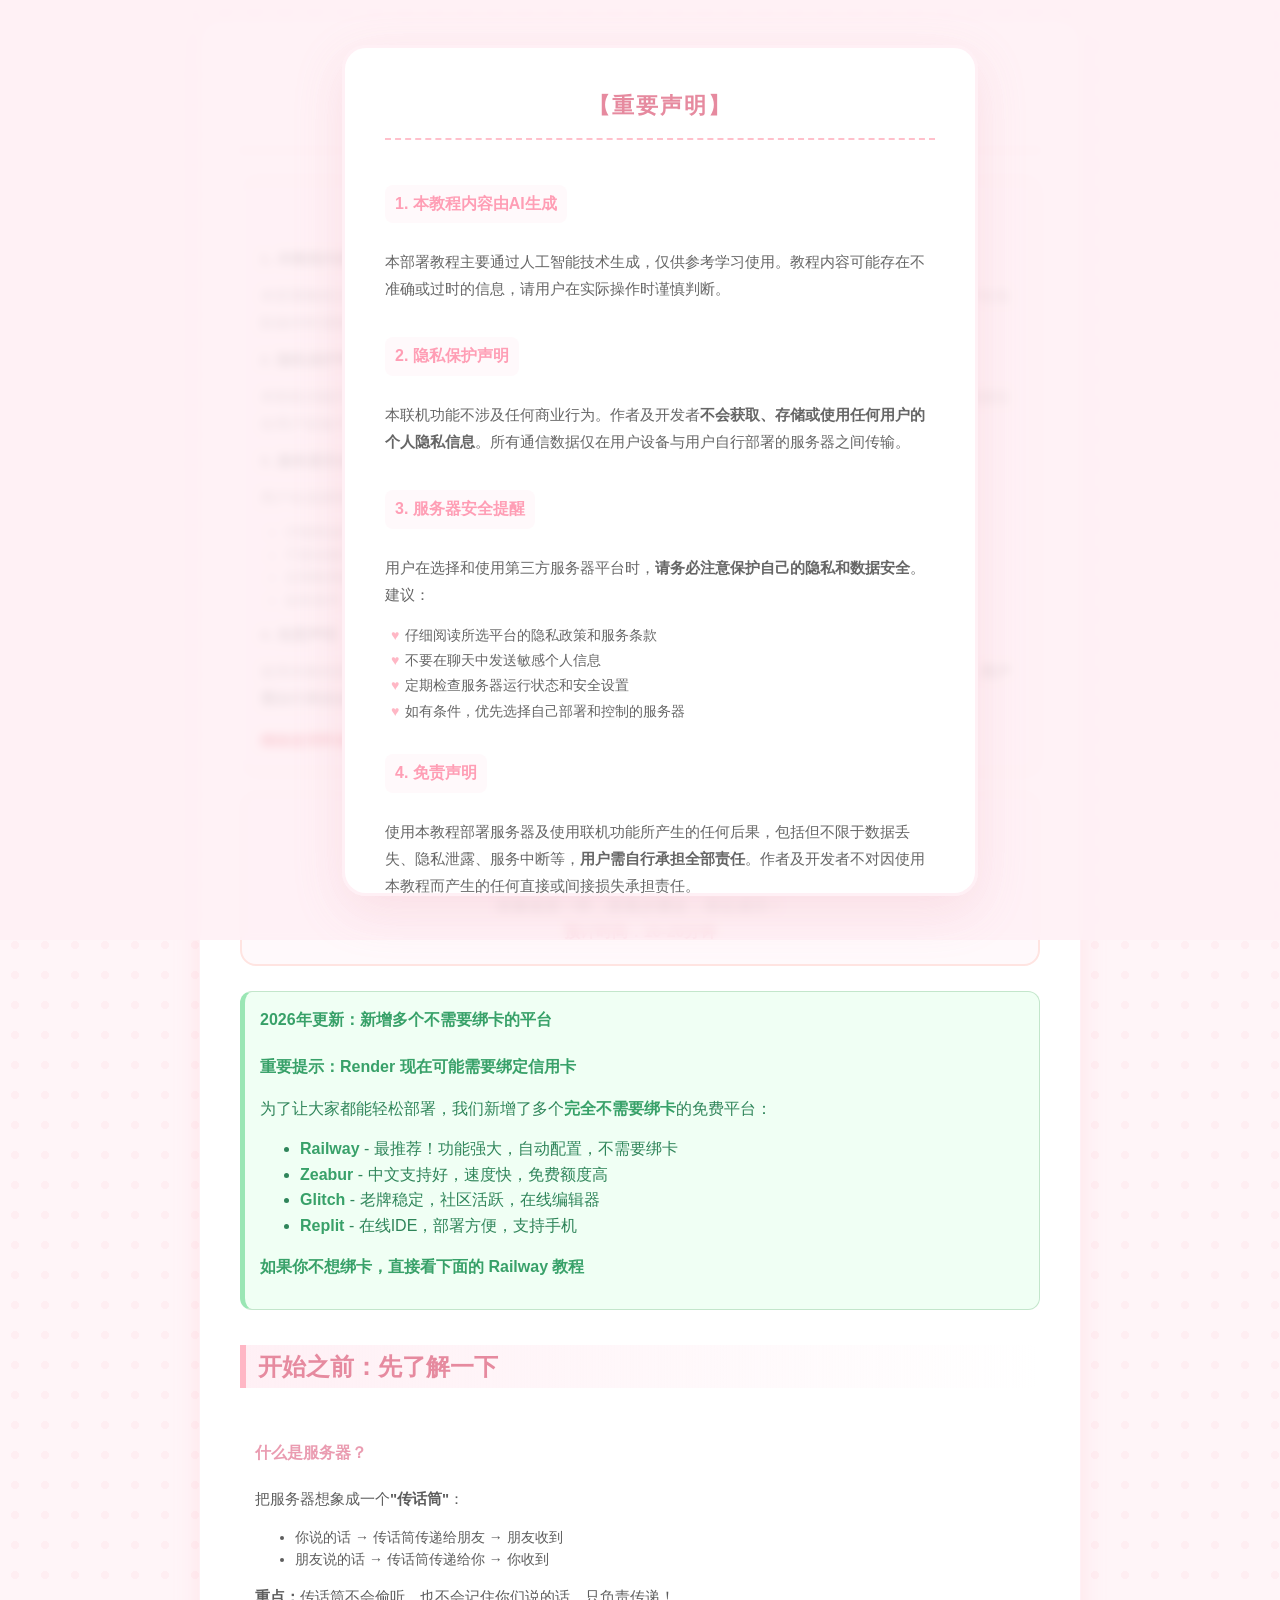
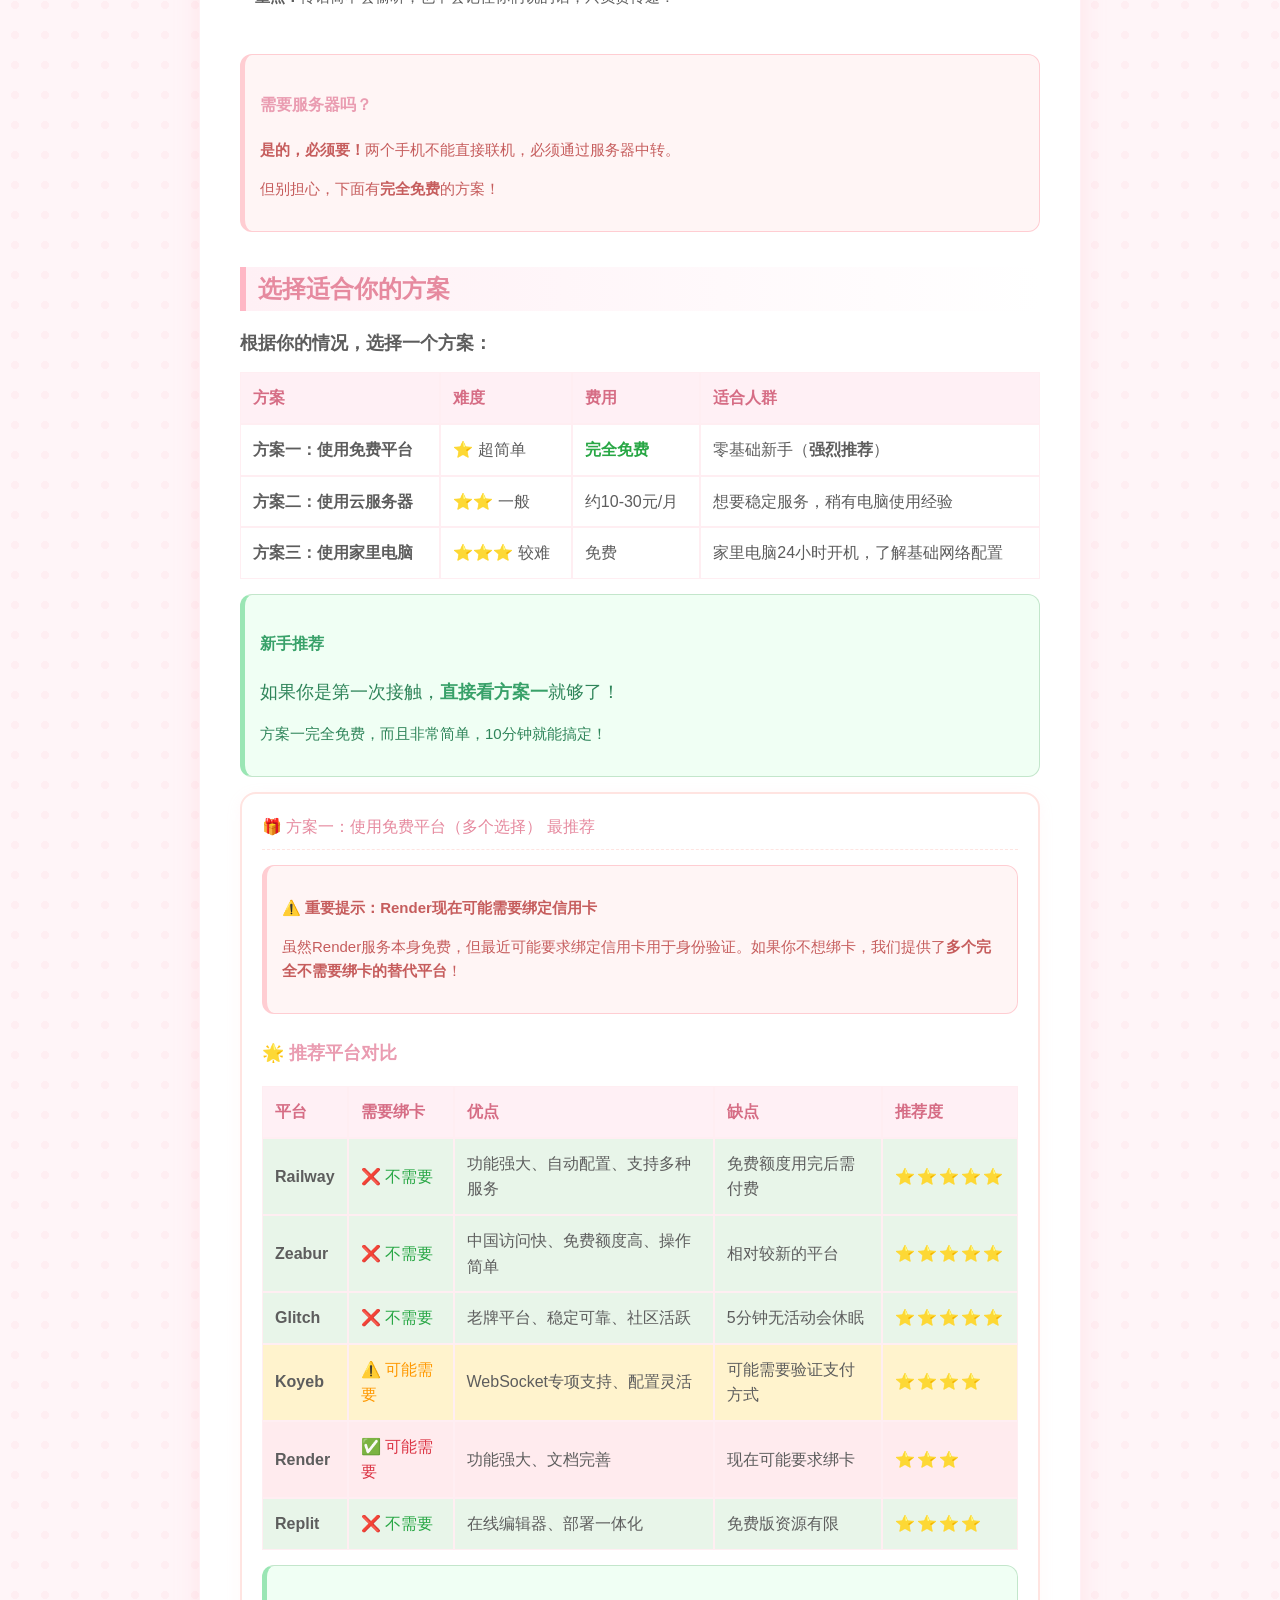
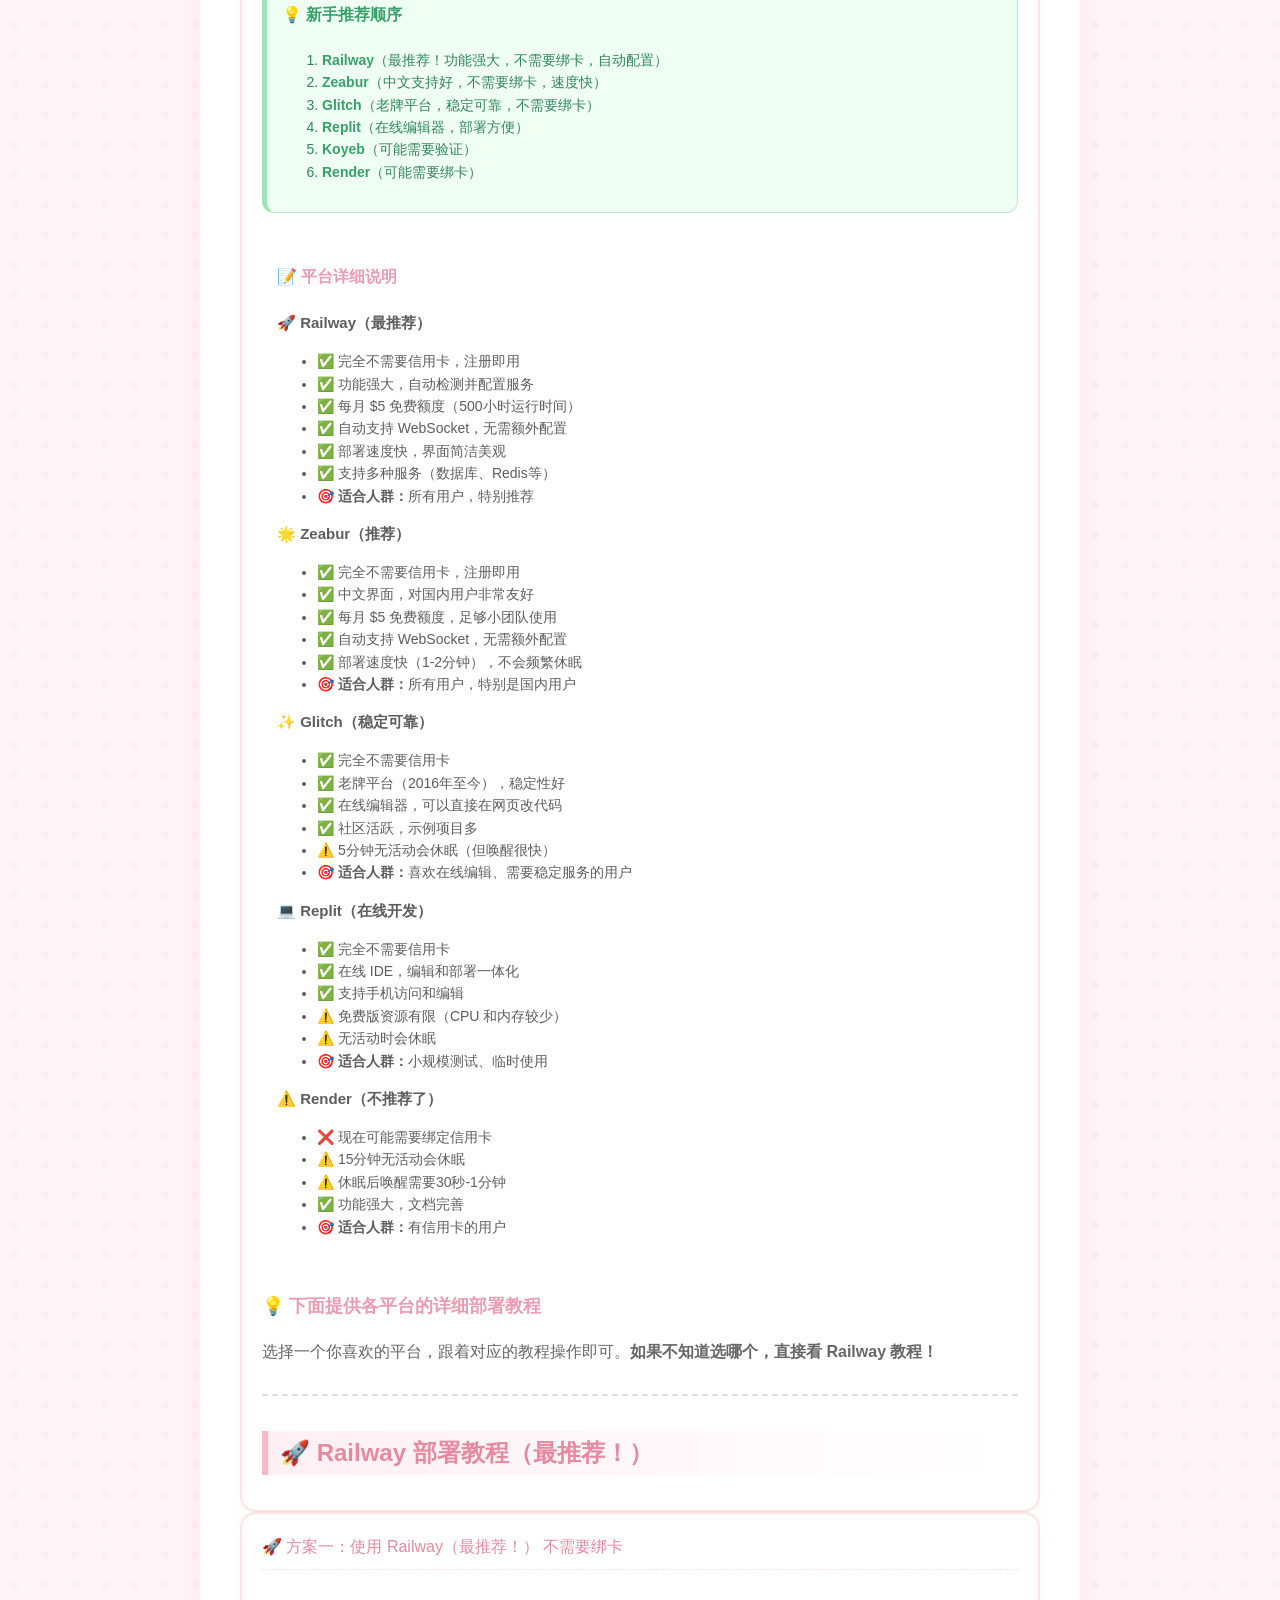
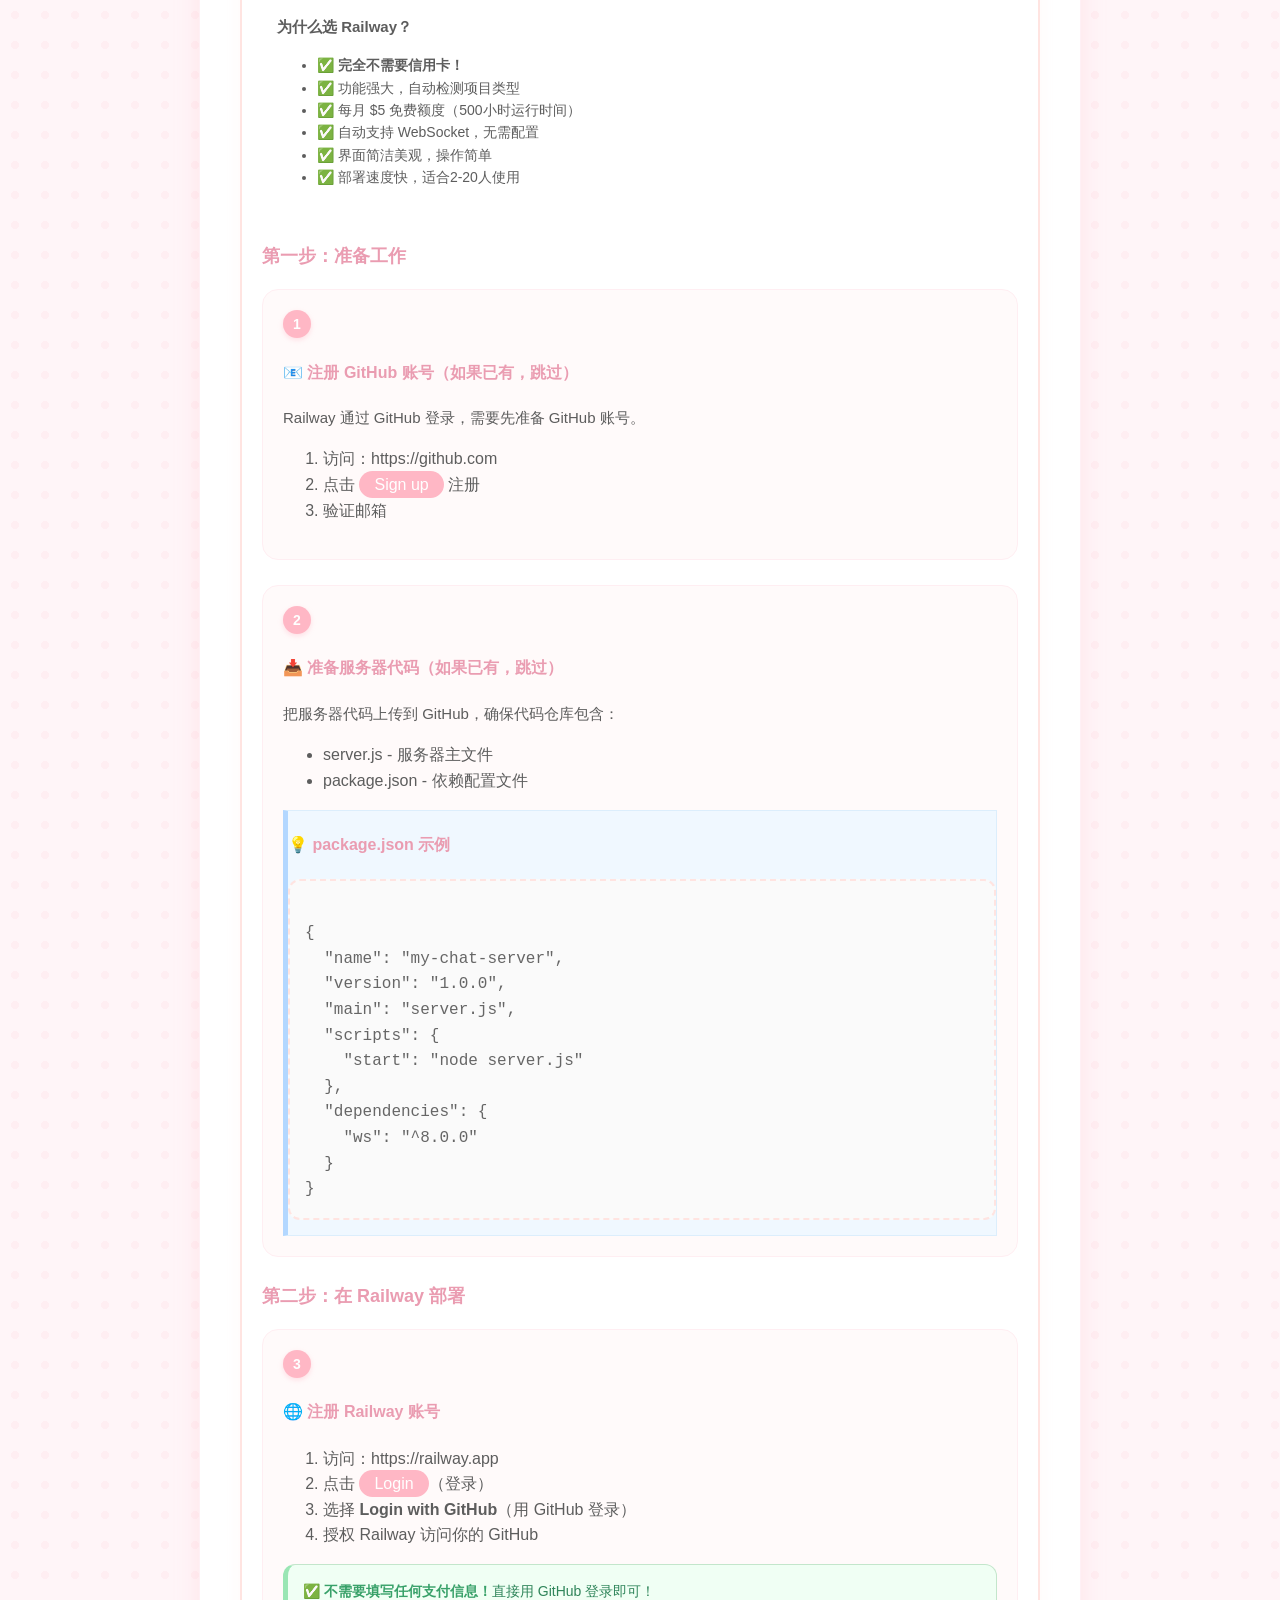
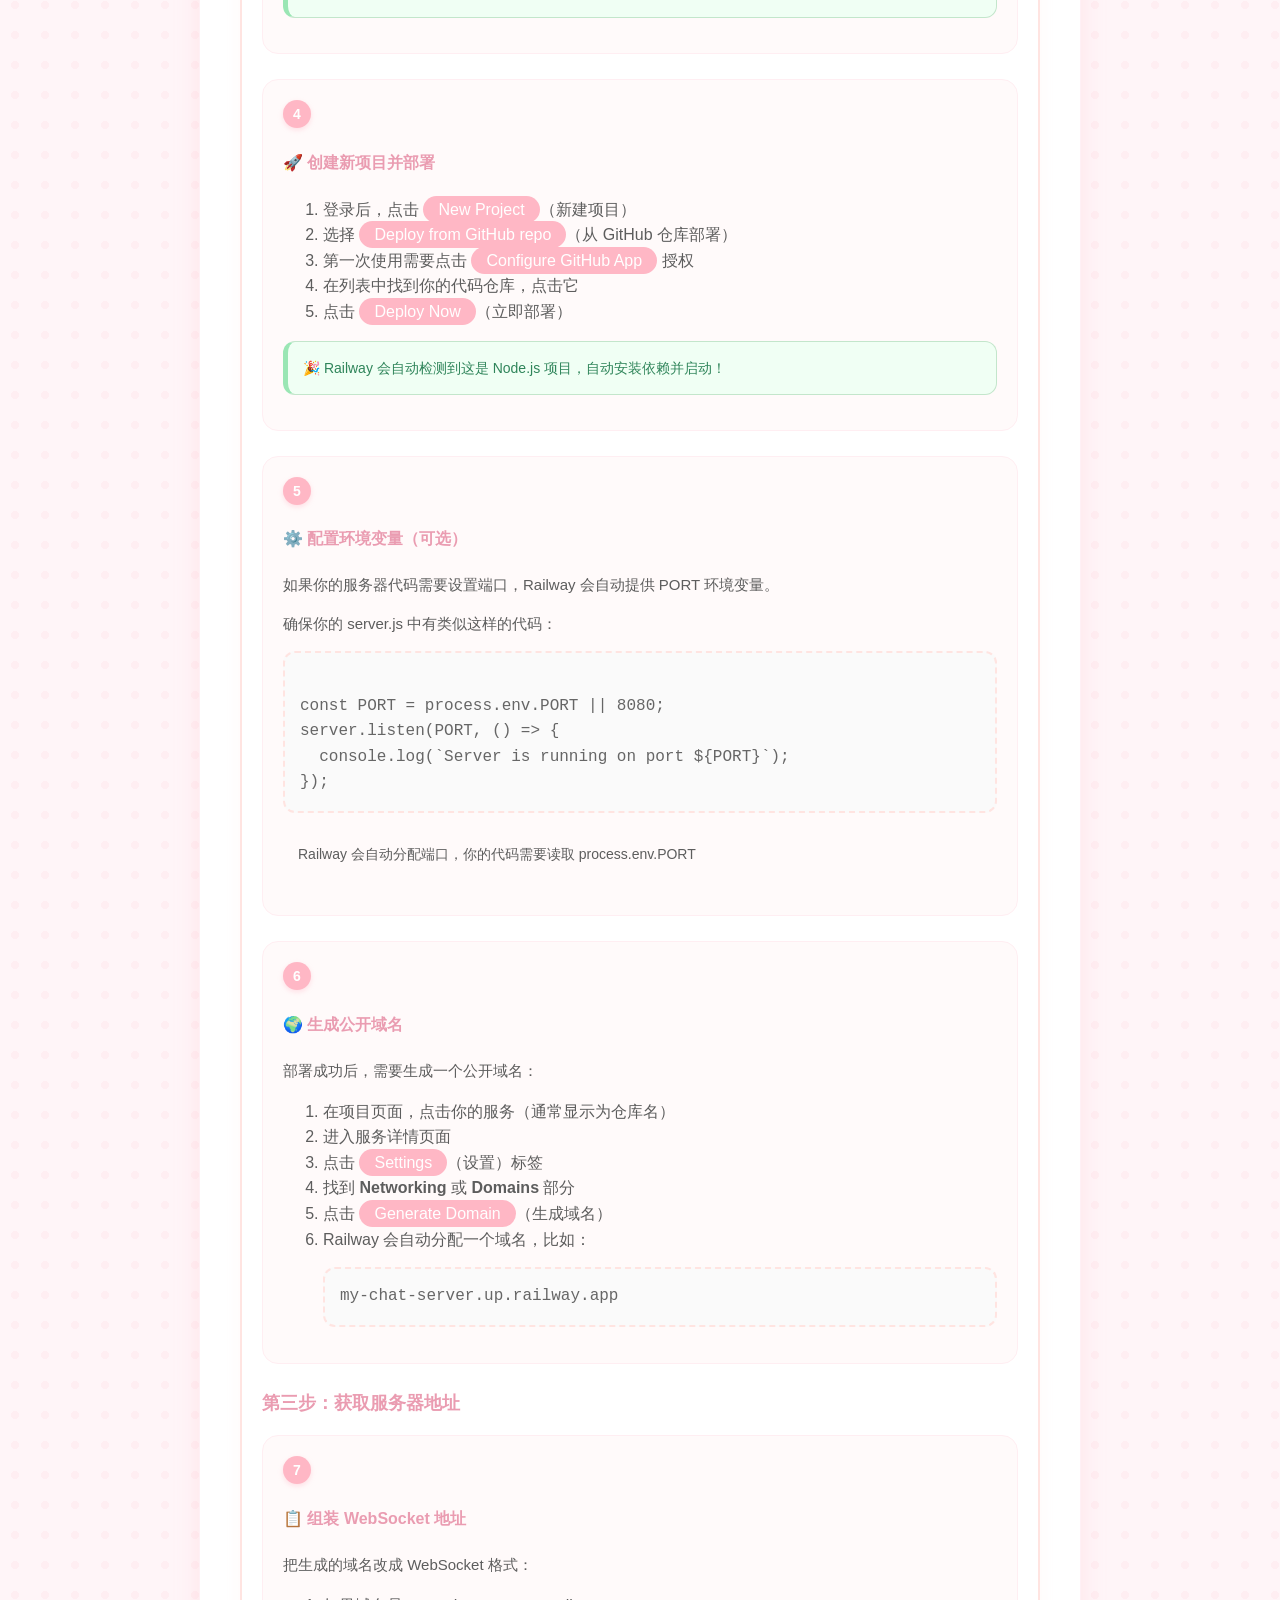
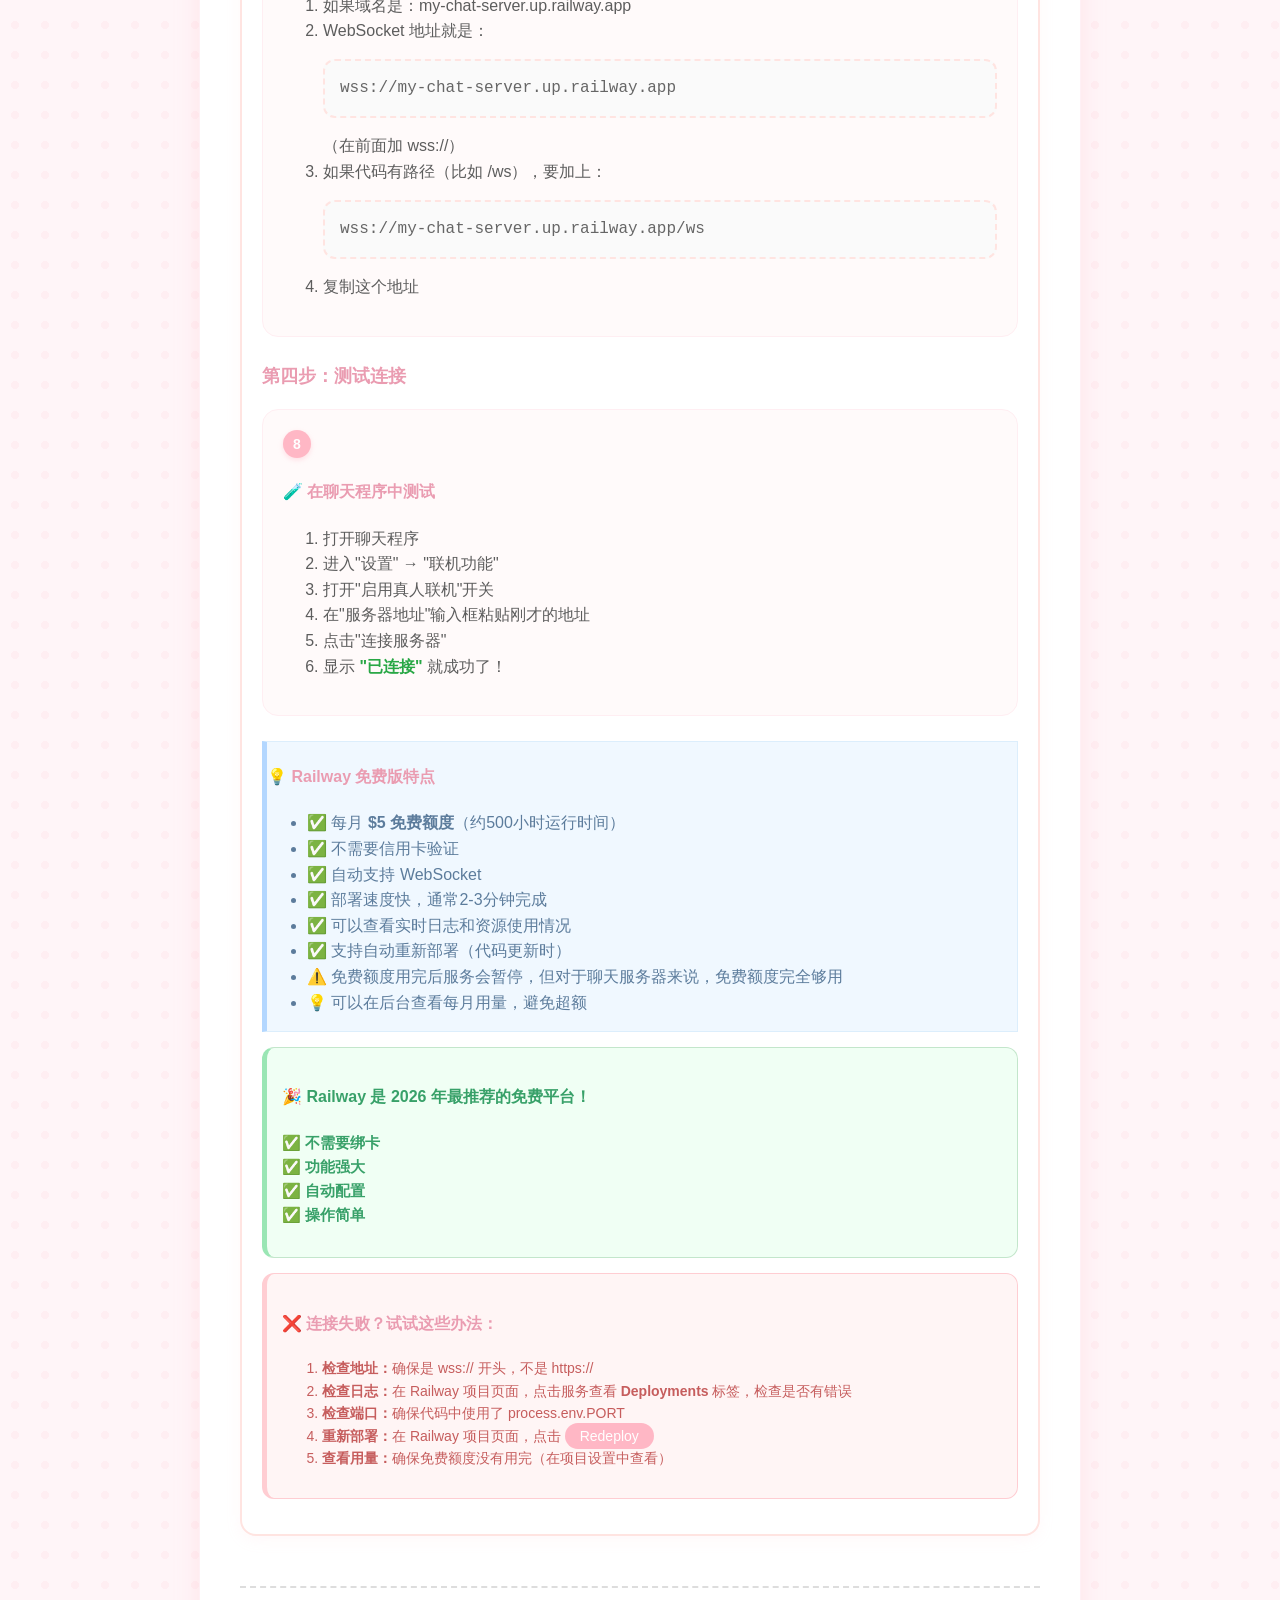
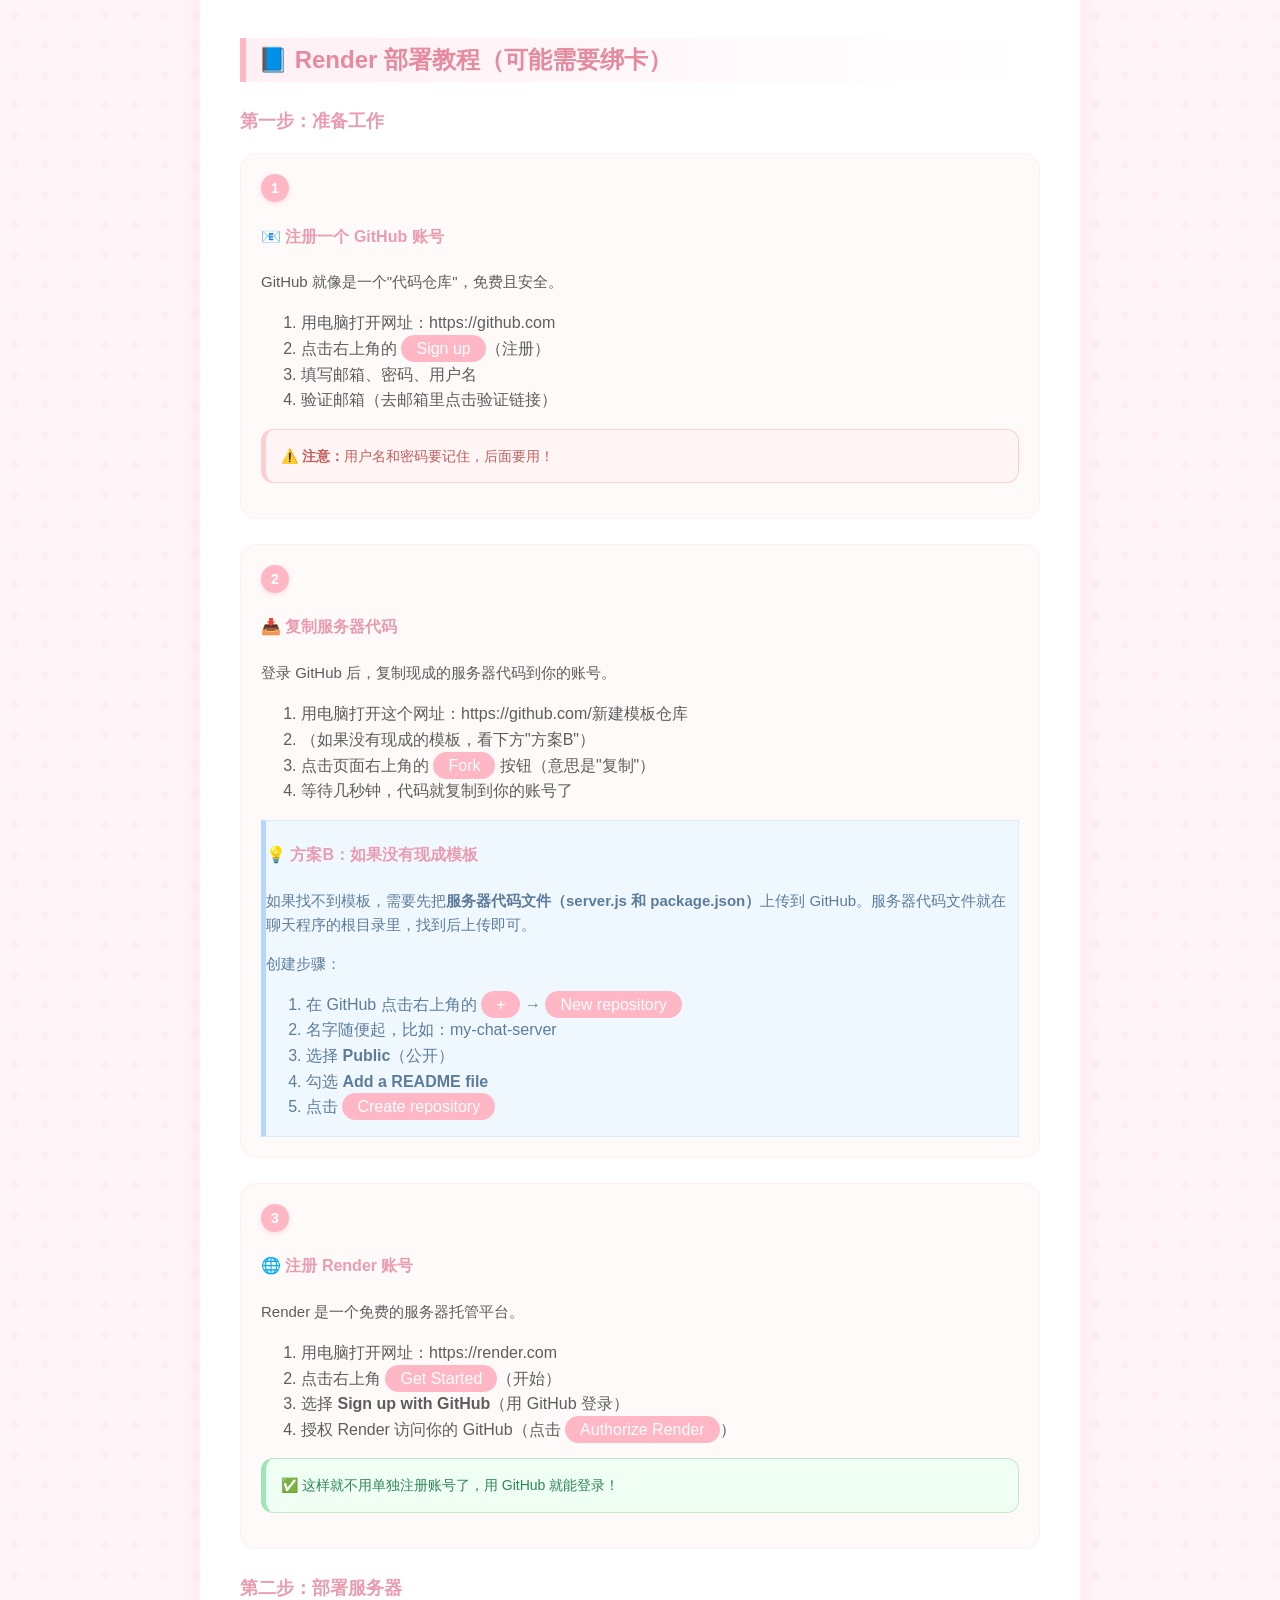
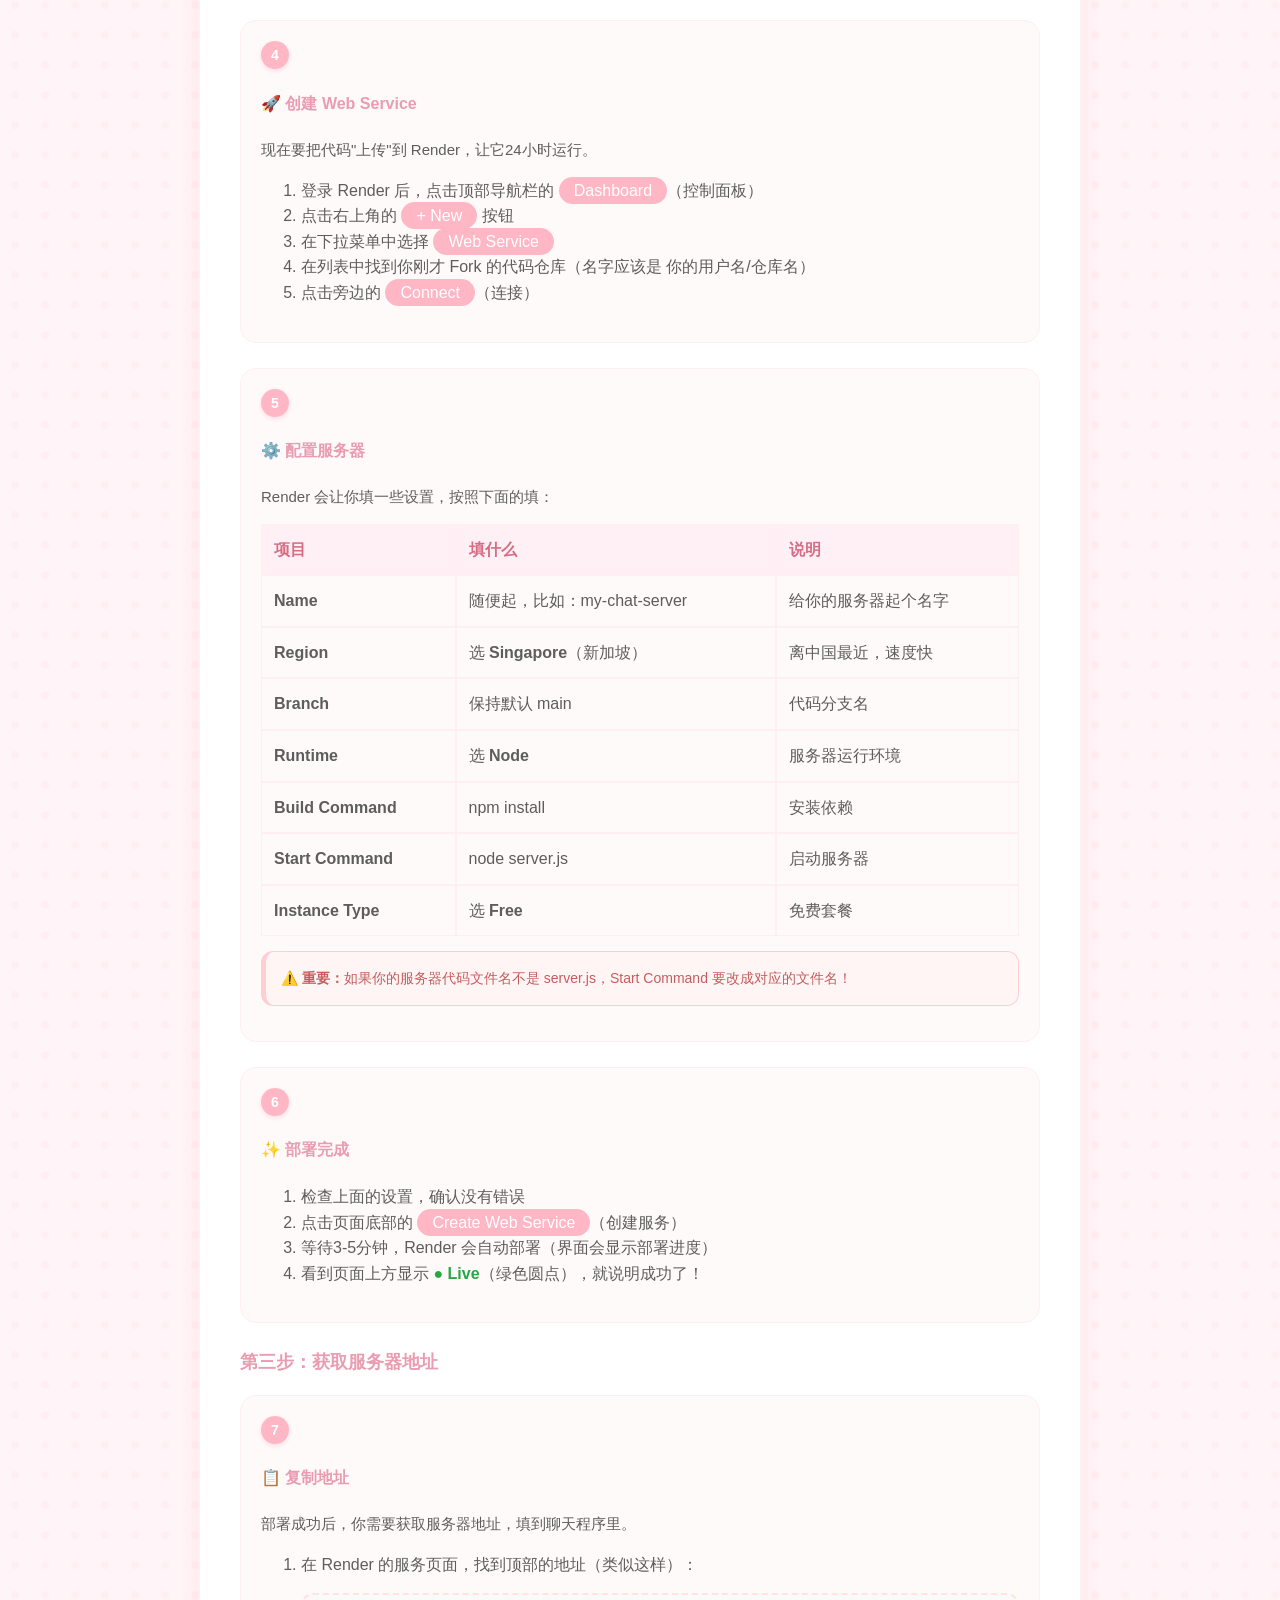
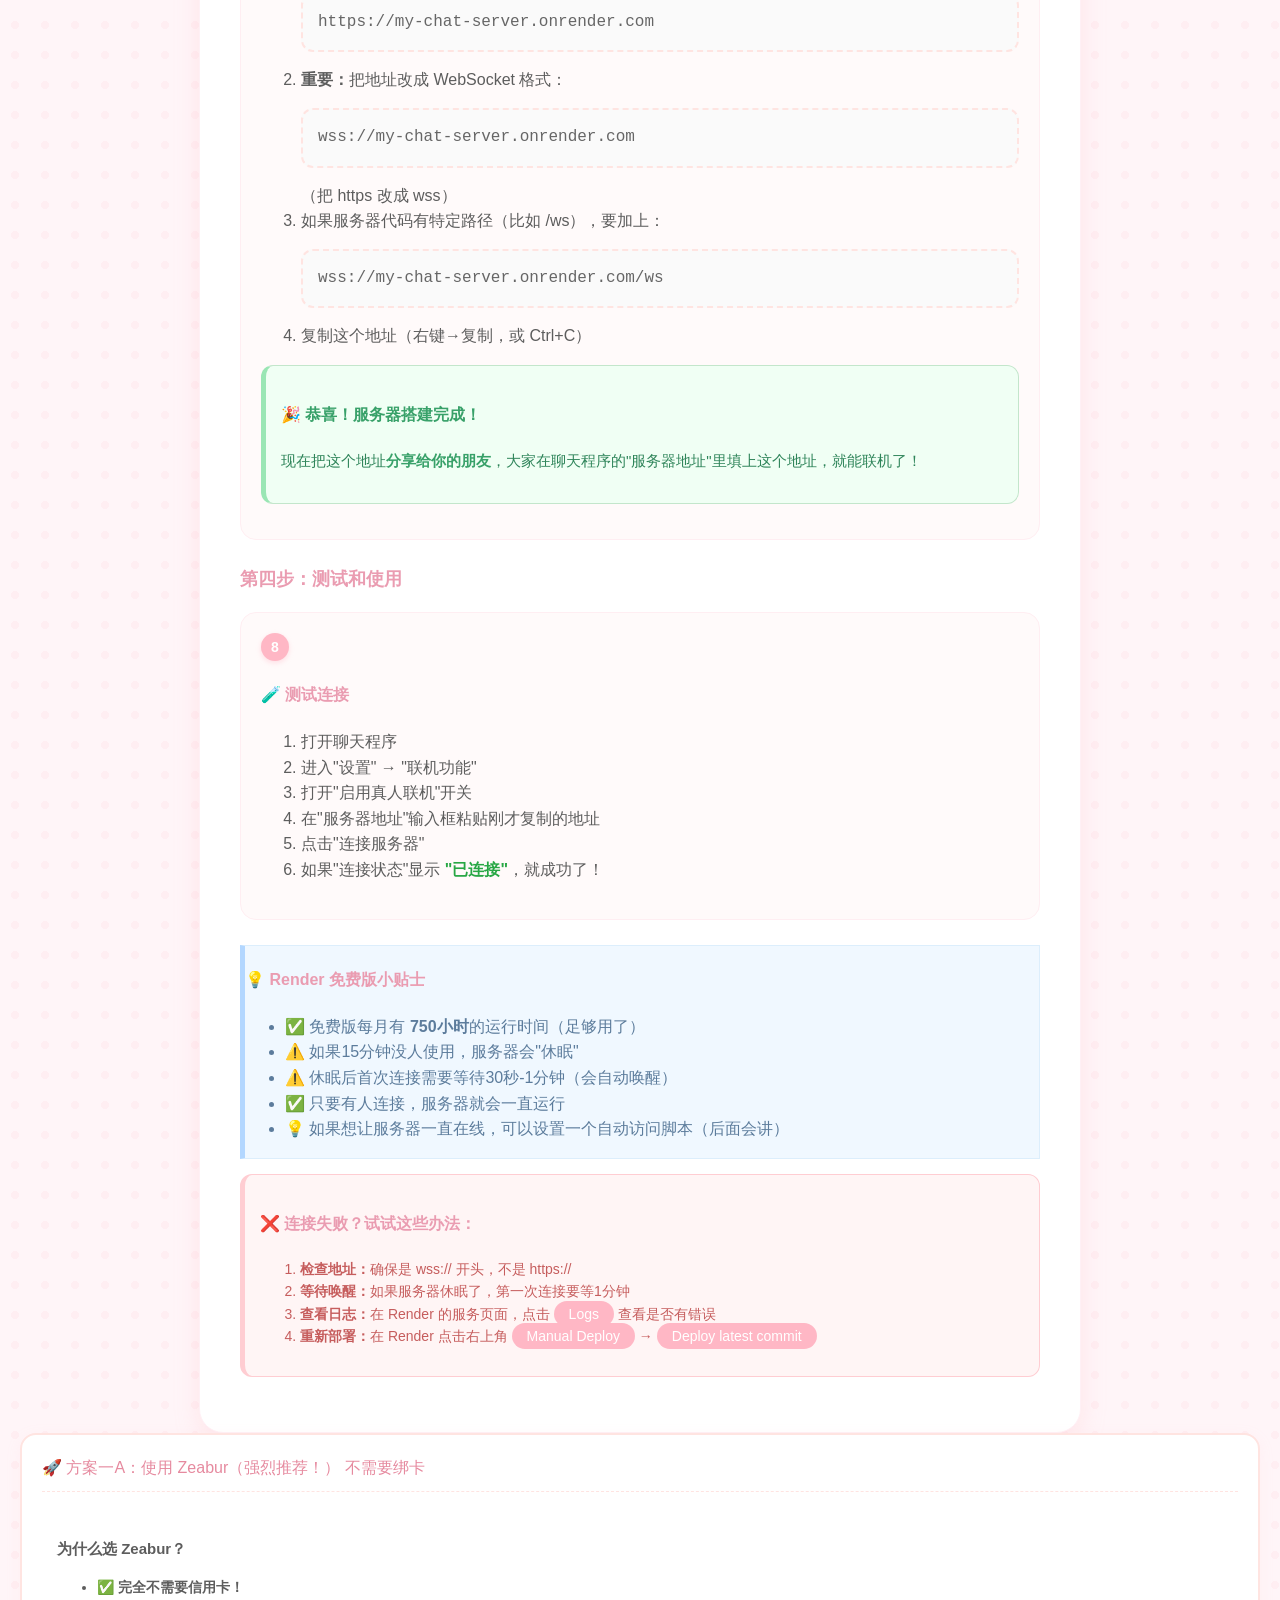
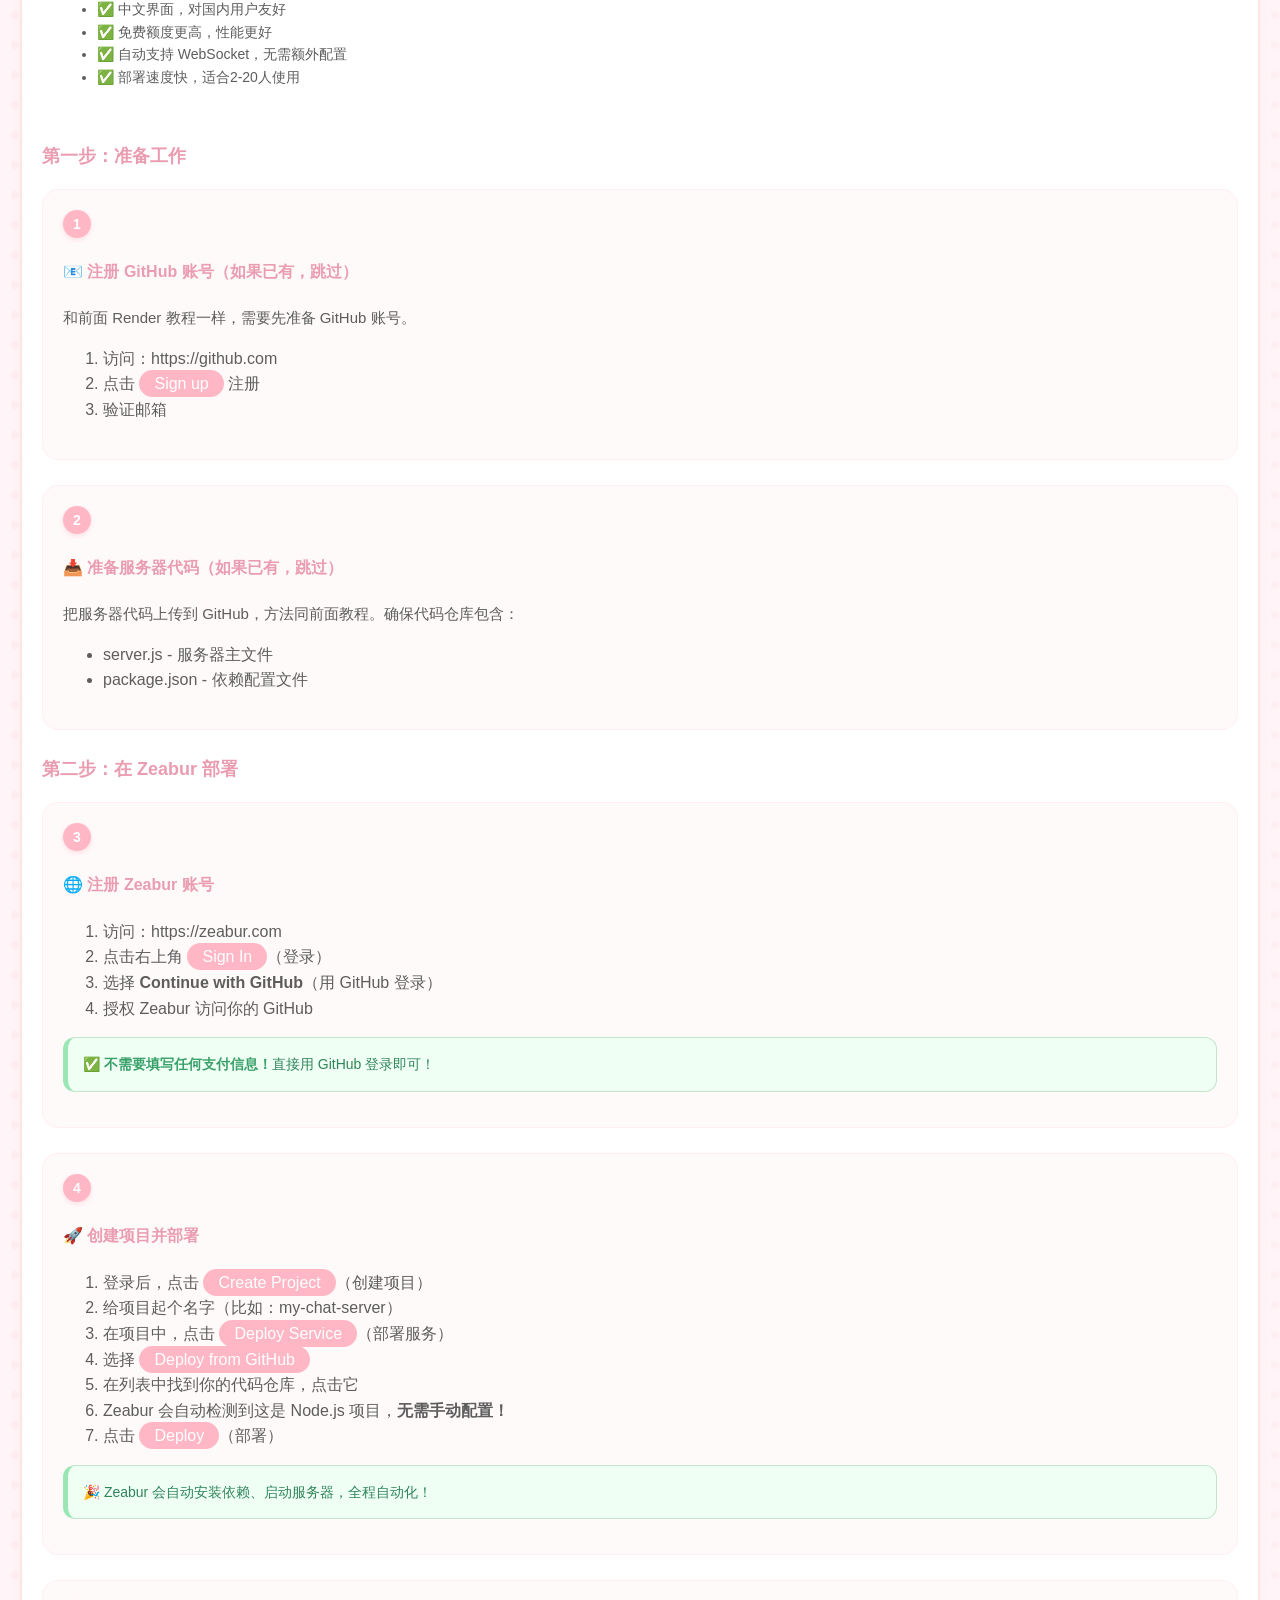
<file: online-help-deploy.html>
<!DOCTYPE html>
<html lang="zh-CN">
<head>
    <meta charset="UTF-8">
    <meta name="viewport" content="width=device-width, initial-scale=1.0">
    <title>联机服务器部署教程</title>
    <style>
        /* 
           简约可爱粉色系主题 - 2026美化版 
           配色：淡粉 (#fff0f5), 柔粉 (#ffe4e1), 蜜桃粉 (#ffb7c5), 纯白 (#ffffff)
        */
        
        body {
            font-family: 'Segoe UI', 'Microsoft YaHei', sans-serif;
            line-height: 1.6;
            color: #5d5d5d !important; /* 柔和的深灰 */
            margin: 0;
            padding: 10px;
            background-color: #fff5f8 !important; /* 极淡的粉色背景 */
            background-image: radial-gradient(#ffeef2 20%, transparent 20%); /* 可爱波点背景 */
            background-size: 20px 20px;
        }

        @media (min-width: 768px) {
            body {
                padding: 20px;
            }
        }

        .container {
            max-width: 800px;
            margin: 0 auto;
            background: #ffffff;
            padding: 20px;
            border-radius: 20px !important; /* 大圆角 */
            box-shadow: 0 8px 25px rgba(255, 182, 193, 0.25) !important; /* 柔和的粉色投影 */
            border: 1px solid #fff0f5;
        }

        @media (min-width: 768px) {
            .container {
                padding: 40px;
                border-radius: 24px !important;
            }
        }

        h1 {
            color: #e68a9f !important; /* 稍深的粉色标题 */
            text-align: center;
            border-bottom: 3px dashed #ffc0cb !important; /* 虚线边框更可爱 */
            padding-bottom: 15px !important;
            margin-bottom: 25px !important;
            font-size: 24px;
            letter-spacing: 1px;
        }

        h2 {
            color: #e68a9f !important;
            margin-top: 35px !important;
            margin-bottom: 15px !important;
            border-left: 6px solid #ffb7c5 !important; /* 柔粉色竖条 */
            padding-left: 12px !important;
            font-size: 20px;
            background: linear-gradient(to right, #fff0f5, transparent);
            border-radius: 0 10px 10px 0;
            line-height: 1.8;
        }

        h3 {
            color: #ea9cb1 !important;
            margin-top: 25px !important;
            font-size: 18px;
            background: none !important;
        }
        
        h4 {
            color: #ea9cb1 !important;
            font-size: 16px;
        }

        p {
            margin-bottom: 15px;
            font-size: 15px;
        }
        
        a {
            color: #e68a9f !important;
            text-decoration: none;
            border-bottom: 1px dashed #e68a9f;
            transition: all 0.3s;
        }
        
        a:hover {
            color: #d66d85 !important;
            background-color: #fff0f5;
            border-radius: 4px;
        }

        .intro-box {
            background-color: #fff9fb !important;
            background: #fff9fb !important; /* 覆盖渐变 */
            border: 2px solid #ffe4e1 !important;
            color: #7d7d7d !important;
            padding: 20px !important;
            border-radius: 16px !important;
            margin-bottom: 25px !important;
            text-align: center;
        }
        
        .intro-box strong {
            color: #e68a9f !important;
        }

        .step {
            margin-bottom: 25px !important;
            padding: 20px !important;
            background: #fffafa !important; /* 极淡的灰粉色 */
            border-radius: 16px !important;
            border: 1px solid #ffeef2 !important;
            transition: transform 0.2s;
        }
        
        .step:hover {
            transform: translateY(-2px);
            box-shadow: 0 5px 15px rgba(255, 182, 193, 0.15);
        }

        .step-number {
            display: inline-block;
            background: #ffb7c5 !important;
            color: white !important;
            width: 28px;
            height: 28px;
            line-height: 28px;
            text-align: center;
            border-radius: 50% !important;
            margin-right: 10px;
            font-weight: bold;
            font-size: 14px;
            box-shadow: 0 2px 5px rgba(255, 183, 197, 0.4);
        }

        code {
            background: #fff0f5 !important;
            padding: 4px 8px;
            border-radius: 6px;
            font-family: Consolas, monospace;
            color: #d66d85 !important;
            font-size: 0.9em;
        }

        .code-block, .example {
            background: #fafafa !important;
            padding: 15px !important;
            border-radius: 12px !important;
            border: 2px dashed #ffe4e1 !important; /* 虚线边框 */
            overflow-x: auto;
            font-family: Consolas, monospace;
            margin: 15px 0 !important;
            color: #666 !important;
            white-space: pre-wrap;
        }
        
        .example-title {
            color: #e68a9f !important;
            font-weight: bold;
            margin-bottom: 8px;
        }
        
        /* 警告/提示框美化 */
        .warning, .tips, .note, .success, .danger {
            padding: 15px !important;
            border-radius: 12px !important;
            margin: 15px 0 !important;
            font-size: 14px;
        }

        .warning {
            background: #fff5f5 !important;
            border: 1px solid #ffcdd2 !important;
            border-left: 5px solid #ffcdd2 !important;
            color: #c65d5d !important;
        }
        
        .danger {
            background: #fff9fa !important;
            border: 2px dashed #ffb7c5 !important;
            border-left: none !important; /* 去掉硬朗的左边框 */
            color: #7d7d7d !important;
            padding: 20px !important;
            border-radius: 16px !important;
        }
        
        .danger h3, .danger h4 {
            color: #e68a9f !important;
            text-align: center;
        }

        .tips, .tips-box {
            background: #f0f8ff !important;
            border: 1px solid #dceefc !important;
            border-left: 5px solid #b3d7ff !important;
            color: #5c7c9c !important;
        }
        
        .tips-railway {
            background: #fdf5ff !important;
            border: 1px solid #ead1ff !important;
            border-left: 5px solid #dcb5ff !important;
            color: #8a6ba1 !important;
        }
        
        .success {
            background: #f0fff4 !important;
            border: 1px solid #c3e6cb !important;
            border-left: 5px solid #9ae6b4 !important;
            color: #2f855a !important;
        }
        
        .success h4, .success strong {
            color: #38a169 !important;
        }

        /* 表格美化 */
        .comparison-table-wrapper {
            overflow-x: auto;
            border-radius: 12px;
            border: 1px solid #ffeef2;
        }

        .comparison-table {
            width: 100%;
            border-collapse: separate;
            border-spacing: 0;
            margin: 10px 0;
            min-width: 600px;
        }

        .comparison-table th, .comparison-table td {
            padding: 12px !important;
            text-align: left;
            border: 1px solid #ffeef2 !important;
            border-bottom: 1px solid #ffeef2 !important;
        }

        .comparison-table th {
            background-color: #fff0f5 !important;
            color: #d66d85 !important;
            font-weight: 600;
        }
        
        /* 推荐星级颜色 */
        .comparison-table td:nth-child(5) {
            color: #ffb7c5 !important; 
            letter-spacing: 2px;
        }
        
        .method-card {
            background: white !important;
            border: 2px solid #ffe4e1 !important;
            border-radius: 16px !important;
            padding: 20px !important;
            box-shadow: 0 4px 15px rgba(255, 182, 193, 0.1) !important;
        }
        
        .method-title {
            color: #e68a9f !important;
            border-bottom: 1px dashed #ffe4e1;
            padding-bottom: 10px;
        }
        
        .button-example {
            background: #ffb7c5 !important;
            color: white !important;
            border-radius: 20px !important; /* 胶囊按钮 */
            padding: 5px 15px !important;
        }

        /* QA 问答框美化 */
        .qa {
            margin: 15px 0 !important;
            padding: 15px !important;
            background: #fffafa !important;
            border-radius: 12px !important;
            border: 1px solid #fff0f5 !important;
            word-wrap: break-word;
        }
        
        .qa strong {
            color: #e68a9f !important;
        }

        @media (min-width: 768px) {
            .qa {
                margin: 20px 0 !important;
                padding: 20px !important;
            }
            
            h1 { font-size: 32px !important; }
            h2 { font-size: 24px !important; }
            body { background-size: 30px 30px !important; }
        }

        /* ====================
           免责声明弹窗美化 (可爱简约风)
           ==================== */
        .disclaimer-modal {
            position: fixed;
            top: 0;
            left: 0;
            width: 100%;
            height: 100%;
            background: rgba(255, 240, 245, 0.85) !important; /* 半透明粉白背景 */
            backdrop-filter: blur(5px);
            display: flex;
            align-items: center;
            justify-content: center;
            z-index: 10000;
            padding: 20px;
        }
        
        .disclaimer-modal.hidden {
            display: none !important;
        }
        
        .disclaimer-content {
            background: white !important;
            max-width: 550px;
            width: 100%;
            max-height: 85vh;
            overflow-y: auto;
            border-radius: 24px !important; /* 超大圆角 */
            padding: 25px !important;
            box-shadow: 0 15px 50px rgba(230, 138, 159, 0.2) !important;
            border: 3px solid #fff0f5 !important;
        }
        
        @media (min-width: 768px) {
            .disclaimer-content {
                padding: 40px !important;
            }
        }
        
        .disclaimer-title {
            color: #e68a9f !important;
            font-size: 22px;
            font-weight: bold;
            text-align: center;
            margin-bottom: 25px !important;
            border-bottom: 2px dashed #ffc0cb !important;
            padding-bottom: 15px !important;
            letter-spacing: 2px;
        }
        
        .disclaimer-text {
            line-height: 1.8;
            color: #666 !important;
            margin-bottom: 25px !important;
            font-size: 14px;
        }
        
        .disclaimer-text h4 {
            color: #ff9eb5 !important;
            margin: 20px 0 10px 0 !important;
            font-size: 16px;
            background: #fff9fb;
            display: inline-block;
            padding: 5px 10px;
            border-radius: 8px;
        }
        
        .disclaimer-text ul {
            margin: 10px 0 !important;
            padding-left: 20px !important;
            list-style-type: none !important;
        }
        
        .disclaimer-text ul li::before {
            content: "♥"; /* 用爱心代替圆点 */
            color: #ffb7c5;
            display: inline-block;
            width: 1em;
            margin-left: -1em;
        }
        
        /* 输入区域美化 */
        .disclaimer-input-section {
            margin-top: 30px !important;
            padding: 20px !important;
            background: #fff5f8 !important;
            border-radius: 16px !important;
            border: 2px dashed #ffb7c5 !important;
            text-align: center;
        }
        
        .disclaimer-input-label {
            display: block;
            margin-bottom: 15px !important;
            font-weight: bold;
            color: #8c5b65 !important;
            font-size: 14px;
        }
        
        .disclaimer-required-text {
            display: inline-block !important;
            margin: 5px 0 15px 0 !important;
            padding: 10px 20px !important;
            background: #ffffff !important;
            border: 2px solid #ffdae0 !important;
            border-radius: 30px !important;
            color: #e68a9f !important;
            font-size: 16px;
            font-weight: bold;
            letter-spacing: 1px;
            box-shadow: 0 2px 10px rgba(255, 182, 193, 0.2) !important;
            text-align: center;
        }
        
        .disclaimer-input {
            width: 100%;
            padding: 12px !important;
            border: 2px solid #ffe4e1 !important;
            border-radius: 12px !important;
            font-size: 14px;
            box-sizing: border-box;
            text-align: center;
            transition: all 0.3s;
            color: #666;
            background: white !important;
        }
        
        .disclaimer-input:focus {
            outline: none;
            border-color: #ffb7c5 !important;
            box-shadow: 0 0 0 3px rgba(255, 183, 197, 0.2);
        }
        
        .disclaimer-button {
            width: 100%;
            padding: 14px !important;
            background: linear-gradient(to right, #ffb7c5, #ff9eb5) !important;
            color: white !important;
            border: none;
            border-radius: 50px !important;
            font-size: 16px;
            font-weight: bold;
            cursor: pointer;
            margin-top: 20px !important;
            transition: transform 0.2s, box-shadow 0.2s;
            box-shadow: 0 4px 15px rgba(255, 158, 181, 0.3) !important;
        }
        
        .disclaimer-button:hover {
            transform: translateY(-2px);
            box-shadow: 0 6px 20px rgba(255, 158, 181, 0.4) !important;
        }
        
        .disclaimer-error {
            color: #e68a9f !important;
            font-size: 13px;
            margin-top: 10px !important;
            display: none;
            background: #fff;
            padding: 5px 10px;
            border-radius: 20px;
        }
        
        /* 滚动条美化 */
        ::-webkit-scrollbar {
            width: 8px;
            height: 8px;
        }
        ::-webkit-scrollbar-track {
            background: #fff5f8; 
            border-radius: 4px;
        }
        ::-webkit-scrollbar-thumb {
            background: #ffcdd2; 
            border-radius: 4px;
        }
        ::-webkit-scrollbar-thumb:hover {
            background: #e68a9f; 
        }

        /* 移动端深度适配 */
        @media (max-width: 480px) {
            body { padding: 6px; background-size: 15px 15px !important; }
            .container { padding: 12px; border-radius: 14px !important; }
            h1 { font-size: 18px !important; padding-bottom: 10px !important; margin-bottom: 16px !important; }
            h2 { font-size: 16px !important; margin-top: 22px !important; padding-left: 10px !important; border-left-width: 4px !important; line-height: 1.6; }
            h3 { font-size: 14px !important; margin-top: 16px !important; }
            h4 { font-size: 13px !important; }
            p { font-size: 13px; margin-bottom: 10px; }
            .intro-box { padding: 12px !important; border-radius: 12px !important; }
            .step { padding: 12px !important; margin-bottom: 14px !important; border-radius: 12px !important; }
            .step-number { width: 24px; height: 24px; line-height: 24px; font-size: 12px; }
            code { font-size: 12px; padding: 2px 5px; }
            .code-block, .example { padding: 10px !important; font-size: 12px; border-radius: 10px !important; white-space: pre-wrap; word-break: break-all; }
            .warning, .tips, .note, .success, .danger, .tips-railway { padding: 10px !important; border-radius: 10px !important; font-size: 12px; }
            .comparison-table th, .comparison-table td { padding: 8px 6px !important; font-size: 11px; }
            .comparison-table { min-width: 500px; }
            .method-card { padding: 12px !important; border-radius: 12px !important; }
            .qa { padding: 10px !important; margin: 10px 0 !important; }
            .disclaimer-content { padding: 16px !important; border-radius: 16px !important; }
            .disclaimer-title { font-size: 18px; margin-bottom: 16px !important; }
            .disclaimer-text { font-size: 12px; }
            .disclaimer-input-section { padding: 14px !important; }
            img { max-width: 100%; height: auto; }
        }
        @media (min-width: 481px) and (max-width: 768px) {
            .container { padding: 24px; }
            h1 { font-size: 22px !important; }
            h2 { font-size: 18px !important; }
            .code-block, .example { font-size: 13px; }
            .comparison-table { min-width: 550px; }
        }
    </style>
</head>
<body>
    <!-- 免责声明弹窗 -->
    <div class="disclaimer-modal" id="disclaimerModal">
        <div class="disclaimer-content">
            <div class="disclaimer-title">【重要声明】</div>
            <div class="disclaimer-text">
                <h4>1. 本教程内容由AI生成</h4>
                <p>本部署教程主要通过人工智能技术生成，仅供参考学习使用。教程内容可能存在不准确或过时的信息，请用户在实际操作时谨慎判断。</p>
                
                <h4>2. 隐私保护声明</h4>
                <p>本联机功能不涉及任何商业行为。作者及开发者<strong>不会获取、存储或使用任何用户的个人隐私信息</strong>。所有通信数据仅在用户设备与用户自行部署的服务器之间传输。</p>
                
                <h4>3. 服务器安全提醒</h4>
                <p>用户在选择和使用第三方服务器平台时，<strong>请务必注意保护自己的隐私和数据安全</strong>。建议：</p>
                <ul>
                    <li>仔细阅读所选平台的隐私政策和服务条款</li>
                    <li>不要在聊天中发送敏感个人信息</li>
                    <li>定期检查服务器运行状态和安全设置</li>
                    <li>如有条件，优先选择自己部署和控制的服务器</li>
                </ul>
                
                <h4>4. 免责声明</h4>
                <p>使用本教程部署服务器及使用联机功能所产生的任何后果，包括但不限于数据丢失、隐私泄露、服务中断等，<strong>用户需自行承担全部责任</strong>。作者及开发者不对因使用本教程而产生的任何直接或间接损失承担责任。</p>
            </div>
            
            <div class="disclaimer-input-section">
                <label class="disclaimer-input-label">请输入以下文字以确认您已阅读并同意上述声明：</label>
                <div class="disclaimer-required-text">我已经知晓上述所有条例</div>
                <input 
                    type="text" 
                    class="disclaimer-input" 
                    id="disclaimerInput" 
                    placeholder="请在此输入上方文字"
                    autocomplete="off"
                >
                <div class="disclaimer-error" id="disclaimerError">输入内容不正确，请完整输入：我已经知晓上述所有条例</div>
            </div>
            
            <button class="disclaimer-button" id="disclaimerButton">确定并继续</button>
        </div>
    </div>
    <div class="container">
        <h1>联机服务器部署教程（超详细版）</h1>
        
        <div class="danger" style="margin: 20px 0; padding: 20px; border-left: 5px solid #dc3545; background: #fff5f5;">
            <h4 style="color: #dc3545; margin-top: 0; font-weight: bold;">【重要声明】</h4>
            <p style="margin: 10px 0; line-height: 1.8;"><strong>1. 本教程内容由AI生成</strong></p>
            <p style="margin: 10px 0; line-height: 1.8;">本部署教程主要通过人工智能技术生成，仅供参考学习使用。教程内容可能存在不准确或过时的信息，请用户在实际操作时谨慎判断。</p>
            
            <p style="margin: 10px 0; line-height: 1.8;"><strong>2. 隐私保护声明</strong></p>
            <p style="margin: 10px 0; line-height: 1.8;">本联机功能不涉及任何商业行为。作者及开发者<strong>不会获取、存储或使用任何用户的个人隐私信息</strong>。所有通信数据仅在用户设备与用户自行部署的服务器之间传输。</p>
            
            <p style="margin: 10px 0; line-height: 1.8;"><strong>3. 服务器安全提醒</strong></p>
            <p style="margin: 10px 0; line-height: 1.8;">用户在选择和使用第三方服务器平台时，<strong>请务必注意保护自己的隐私和数据安全</strong>。建议：</p>
            <ul style="margin: 10px 0; padding-left: 25px;">
                <li>仔细阅读所选平台的隐私政策和服务条款</li>
                <li>不要在聊天中发送敏感个人信息</li>
                <li>定期检查服务器运行状态和安全设置</li>
                <li>如有条件，优先选择自己部署和控制的服务器</li>
            </ul>
            
            <p style="margin: 10px 0; line-height: 1.8;"><strong>4. 免责声明</strong></p>
            <p style="margin: 10px 0; line-height: 1.8;">使用本教程部署服务器及使用联机功能所产生的任何后果，包括但不限于数据丢失、隐私泄露、服务中断等，<strong>用户需自行承担全部责任</strong>。作者及开发者不对因使用本教程而产生的任何直接或间接损失承担责任。</p>
            
            <p style="margin: 15px 0 0 0; line-height: 1.8; font-weight: bold; color: #dc3545;">继续使用即表示您已阅读并同意以上声明。</p>
        </div>
        
        <div class="intro-box">
            <strong style="font-size: 18px; color: white;">写给零基础的朋友</strong><br><br>
            这份教程会一步一步教你如何搭建联机服务器<br>
            就像做菜一样，跟着步骤走，保证成功！<br>
            <strong style="color: white;">预计时间：10-20分钟</strong>
        </div>

        <div class="success" style="margin: 20px 0; padding: 20px; border-left: 5px solid #28a745;">
            <h4 style="color: #28a745; margin-top: 0;">2026年更新：新增多个不需要绑卡的平台</h4>
            <p style="font-size: 16px; margin-bottom: 10px;"><strong>重要提示：Render 现在可能需要绑定信用卡</strong></p>
            <p style="font-size: 16px;">为了让大家都能轻松部署，我们新增了多个<strong>完全不需要绑卡</strong>的免费平台：</p>
            <ul style="font-size: 16px; margin: 15px 0;">
                <li><strong>Railway</strong> - 最推荐！功能强大，自动配置，不需要绑卡</li>
                <li><strong>Zeabur</strong> - 中文支持好，速度快，免费额度高</li>
                <li><strong>Glitch</strong> - 老牌稳定，社区活跃，在线编辑器</li>
                <li><strong>Replit</strong> - 在线IDE，部署方便，支持手机</li>
            </ul>
            <p style="font-size: 16px; margin-top: 15px;"><strong>如果你不想绑卡，直接看下面的 Railway 教程</strong></p>
        </div>

        <h2>开始之前：先了解一下</h2>
        
        <div class="note">
            <h4>什么是服务器？</h4>
            <p>把服务器想象成一个<strong>"传话筒"</strong>：</p>
            <ul>
                <li>你说的话 → 传话筒传递给朋友 → 朋友收到</li>
                <li>朋友说的话 → 传话筒传递给你 → 你收到</li>
            </ul>
            <p><strong>重点：</strong>传话筒不会偷听，也不会记住你们说的话，只负责传递！</p>
        </div>

        <div class="warning">
            <h4>需要服务器吗？</h4>
            <p><strong>是的，必须要！</strong>两个手机不能直接联机，必须通过服务器中转。</p>
            <p>但别担心，下面有<strong>完全免费</strong>的方案！</p>
        </div>

        <h2>选择适合你的方案</h2>
        
        <p style="font-size: 18px;"><strong>根据你的情况，选择一个方案：</strong></p>

        <table class="comparison-table">
            <tr>
                <th>方案</th>
                <th>难度</th>
                <th>费用</th>
                <th>适合人群</th>
            </tr>
            <tr>
                <td><strong>方案一：使用免费平台</strong></td>
                <td><span class="difficulty difficulty-easy">⭐ 超简单</span></td>
                <td><strong style="color: #28a745;">完全免费</strong></td>
                <td>零基础新手（<strong>强烈推荐</strong>）</td>
            </tr>
            <tr>
                <td><strong>方案二：使用云服务器</strong></td>
                <td><span class="difficulty difficulty-medium">⭐⭐ 一般</span></td>
                <td>约10-30元/月</td>
                <td>想要稳定服务，稍有电脑使用经验</td>
            </tr>
            <tr>
                <td><strong>方案三：使用家里电脑</strong></td>
                <td><span class="difficulty difficulty-hard">⭐⭐⭐ 较难</span></td>
                <td>免费</td>
                <td>家里电脑24小时开机，了解基础网络配置</td>
            </tr>
        </table>

        <div class="success">
            <h4>新手推荐</h4>
            <p style="font-size: 18px;">如果你是第一次接触，<strong>直接看方案一</strong>就够了！</p>
            <p>方案一完全免费，而且非常简单，10分钟就能搞定！</p>
        </div>

        <!-- 方案一 -->
        <div class="method-card">
            <div class="method-title">
                <span class="icon">🎁</span>
                <span>方案一：使用免费平台（多个选择）</span>
                <span class="difficulty difficulty-easy">最推荐</span>
            </div>
            
            <div class="warning">
                <p><strong>⚠️ 重要提示：Render现在可能需要绑定信用卡</strong></p>
                <p>虽然Render服务本身免费，但最近可能要求绑定信用卡用于身份验证。如果你不想绑卡，我们提供了<strong>多个完全不需要绑卡的替代平台</strong>！</p>
            </div>

            <h3>🌟 推荐平台对比</h3>
            
            <table class="comparison-table">
                <tr>
                    <th>平台</th>
                    <th>需要绑卡</th>
                    <th>优点</th>
                    <th>缺点</th>
                    <th>推荐度</th>
                </tr>
                <tr style="background: #e8f5e9;">
                    <td><strong>Railway</strong></td>
                    <td><span style="color: #28a745;">❌ 不需要</span></td>
                    <td>功能强大、自动配置、支持多种服务</td>
                    <td>免费额度用完后需付费</td>
                    <td>⭐⭐⭐⭐⭐</td>
                </tr>
                <tr style="background: #e8f5e9;">
                    <td><strong>Zeabur</strong></td>
                    <td><span style="color: #28a745;">❌ 不需要</span></td>
                    <td>中国访问快、免费额度高、操作简单</td>
                    <td>相对较新的平台</td>
                    <td>⭐⭐⭐⭐⭐</td>
                </tr>
                <tr style="background: #e8f5e9;">
                    <td><strong>Glitch</strong></td>
                    <td><span style="color: #28a745;">❌ 不需要</span></td>
                    <td>老牌平台、稳定可靠、社区活跃</td>
                    <td>5分钟无活动会休眠</td>
                    <td>⭐⭐⭐⭐⭐</td>
                </tr>
                <tr style="background: #fff3cd;">
                    <td><strong>Koyeb</strong></td>
                    <td><span style="color: #ff9800;">⚠️ 可能需要</span></td>
                    <td>WebSocket专项支持、配置灵活</td>
                    <td>可能需要验证支付方式</td>
                    <td>⭐⭐⭐⭐</td>
                </tr>
                <tr style="background: #ffebee;">
                    <td><strong>Render</strong></td>
                    <td><span style="color: #dc3545;">✅ 可能需要</span></td>
                    <td>功能强大、文档完善</td>
                    <td>现在可能要求绑卡</td>
                    <td>⭐⭐⭐</td>
                </tr>
                <tr style="background: #e8f5e9;">
                    <td><strong>Replit</strong></td>
                    <td><span style="color: #28a745;">❌ 不需要</span></td>
                    <td>在线编辑器、部署一体化</td>
                    <td>免费版资源有限</td>
                    <td>⭐⭐⭐⭐</td>
                </tr>
            </table>

            <div class="success">
                <h4>💡 新手推荐顺序</h4>
                <ol>
                    <li><strong>Railway</strong>（最推荐！功能强大，不需要绑卡，自动配置）</li>
                    <li><strong>Zeabur</strong>（中文支持好，不需要绑卡，速度快）</li>
                    <li><strong>Glitch</strong>（老牌平台，稳定可靠，不需要绑卡）</li>
                    <li><strong>Replit</strong>（在线编辑器，部署方便）</li>
                    <li><strong>Koyeb</strong>（可能需要验证）</li>
                    <li><strong>Render</strong>（可能需要绑卡）</li>
                </ol>
            </div>

            <div class="note">
                <h4>📝 平台详细说明</h4>
                <p><strong>🚀 Railway（最推荐）</strong></p>
                <ul>
                    <li>✅ 完全不需要信用卡，注册即用</li>
                    <li>✅ 功能强大，自动检测并配置服务</li>
                    <li>✅ 每月 $5 免费额度（500小时运行时间）</li>
                    <li>✅ 自动支持 WebSocket，无需额外配置</li>
                    <li>✅ 部署速度快，界面简洁美观</li>
                    <li>✅ 支持多种服务（数据库、Redis等）</li>
                    <li>🎯 <strong>适合人群：</strong>所有用户，特别推荐</li>
                </ul>

                <p><strong>🌟 Zeabur（推荐）</strong></p>
                <ul>
                    <li>✅ 完全不需要信用卡，注册即用</li>
                    <li>✅ 中文界面，对国内用户非常友好</li>
                    <li>✅ 每月 $5 免费额度，足够小团队使用</li>
                    <li>✅ 自动支持 WebSocket，无需额外配置</li>
                    <li>✅ 部署速度快（1-2分钟），不会频繁休眠</li>
                    <li>🎯 <strong>适合人群：</strong>所有用户，特别是国内用户</li>
                </ul>

                <p><strong>✨ Glitch（稳定可靠）</strong></p>
                <ul>
                    <li>✅ 完全不需要信用卡</li>
                    <li>✅ 老牌平台（2016年至今），稳定性好</li>
                    <li>✅ 在线编辑器，可以直接在网页改代码</li>
                    <li>✅ 社区活跃，示例项目多</li>
                    <li>⚠️ 5分钟无活动会休眠（但唤醒很快）</li>
                    <li>🎯 <strong>适合人群：</strong>喜欢在线编辑、需要稳定服务的用户</li>
                </ul>

                <p><strong>💻 Replit（在线开发）</strong></p>
                <ul>
                    <li>✅ 完全不需要信用卡</li>
                    <li>✅ 在线 IDE，编辑和部署一体化</li>
                    <li>✅ 支持手机访问和编辑</li>
                    <li>⚠️ 免费版资源有限（CPU 和内存较少）</li>
                    <li>⚠️ 无活动时会休眠</li>
                    <li>🎯 <strong>适合人群：</strong>小规模测试、临时使用</li>
                </ul>

                <p><strong>⚠️ Render（不推荐了）</strong></p>
                <ul>
                    <li>❌ 现在可能需要绑定信用卡</li>
                    <li>⚠️ 15分钟无活动会休眠</li>
                    <li>⚠️ 休眠后唤醒需要30秒-1分钟</li>
                    <li>✅ 功能强大，文档完善</li>
                    <li>🎯 <strong>适合人群：</strong>有信用卡的用户</li>
                </ul>
            </div>

            <h3>💡 下面提供各平台的详细部署教程</h3>
            <p style="font-size: 16px; color: #666;">选择一个你喜欢的平台，跟着对应的教程操作即可。<strong>如果不知道选哪个，直接看 Railway 教程！</strong></p>

            <hr style="margin: 30px 0; border: none; border-top: 2px dashed #ddd;">

            <h2 style="color: #007aff; margin-top: 40px;">🚀 Railway 部署教程（最推荐！）</h2>

        </div>

        <!-- Railway 平台教程 -->
        <div class="method-card">
            <div class="method-title">
                <span class="icon">🚀</span>
                <span>方案一：使用 Railway（最推荐！）</span>
                <span class="difficulty difficulty-easy">不需要绑卡</span>
            </div>
            
            <div class="note">
                <p><strong>为什么选 Railway？</strong></p>
                <ul>
                    <li>✅ <strong>完全不需要信用卡！</strong></li>
                    <li>✅ 功能强大，自动检测项目类型</li>
                    <li>✅ 每月 $5 免费额度（500小时运行时间）</li>
                    <li>✅ 自动支持 WebSocket，无需配置</li>
                    <li>✅ 界面简洁美观，操作简单</li>
                    <li>✅ 部署速度快，适合2-20人使用</li>
                </ul>
            </div>

            <h3>第一步：准备工作</h3>
            
            <div class="step">
                <div class="step-number">1</div>
                <div class="step-content">
                    <h4>📧 注册 GitHub 账号（如果已有，跳过）</h4>
                    <p>Railway 通过 GitHub 登录，需要先准备 GitHub 账号。</p>
                    <ol>
                        <li>访问：<span class="code-line">https://github.com</span></li>
                        <li>点击 <span class="button-example">Sign up</span> 注册</li>
                        <li>验证邮箱</li>
                    </ol>
                </div>
            </div>

            <div class="step">
                <div class="step-number">2</div>
                <div class="step-content">
                    <h4>📥 准备服务器代码（如果已有，跳过）</h4>
                    <p>把服务器代码上传到 GitHub，确保代码仓库包含：</p>
                    <ul>
                        <li><span class="code-line">server.js</span> - 服务器主文件</li>
                        <li><span class="code-line">package.json</span> - 依赖配置文件</li>
                    </ul>
                    <div class="tips-box">
                        <h4>💡 package.json 示例</h4>
                        <div class="example">
{
  "name": "my-chat-server",
  "version": "1.0.0",
  "main": "server.js",
  "scripts": {
    "start": "node server.js"
  },
  "dependencies": {
    "ws": "^8.0.0"
  }
}</div>
                    </div>
                </div>
            </div>

            <h3>第二步：在 Railway 部署</h3>

            <div class="step">
                <div class="step-number">3</div>
                <div class="step-content">
                    <h4>🌐 注册 Railway 账号</h4>
                    <ol>
                        <li>访问：<span class="code-line">https://railway.app</span></li>
                        <li>点击 <span class="button-example">Login</span>（登录）</li>
                        <li>选择 <strong>Login with GitHub</strong>（用 GitHub 登录）</li>
                        <li>授权 Railway 访问你的 GitHub</li>
                    </ol>
                    <div class="success">
                        ✅ <strong>不需要填写任何支付信息！</strong>直接用 GitHub 登录即可！
                    </div>
                </div>
            </div>

            <div class="step">
                <div class="step-number">4</div>
                <div class="step-content">
                    <h4>🚀 创建新项目并部署</h4>
                    <ol>
                        <li>登录后，点击 <span class="button-example">New Project</span>（新建项目）</li>
                        <li>选择 <span class="button-example">Deploy from GitHub repo</span>（从 GitHub 仓库部署）</li>
                        <li>第一次使用需要点击 <span class="button-example">Configure GitHub App</span> 授权</li>
                        <li>在列表中找到你的代码仓库，点击它</li>
                        <li>点击 <span class="button-example">Deploy Now</span>（立即部署）</li>
                    </ol>
                    <div class="success">
                        🎉 Railway 会自动检测到这是 Node.js 项目，自动安装依赖并启动！
                    </div>
                </div>
            </div>

            <div class="step">
                <div class="step-number">5</div>
                <div class="step-content">
                    <h4>⚙️ 配置环境变量（可选）</h4>
                    <p>如果你的服务器代码需要设置端口，Railway 会自动提供 <span class="code-line">PORT</span> 环境变量。</p>
                    <p>确保你的 <span class="code-line">server.js</span> 中有类似这样的代码：</p>
                    <div class="example">
const PORT = process.env.PORT || 8080;
server.listen(PORT, () => {
  console.log(`Server is running on port ${PORT}`);
});</div>
                    <div class="note">
                        Railway 会自动分配端口，你的代码需要读取 <span class="code-line">process.env.PORT</span>
                    </div>
                </div>
            </div>

            <div class="step">
                <div class="step-number">6</div>
                <div class="step-content">
                    <h4>🌍 生成公开域名</h4>
                    <p>部署成功后，需要生成一个公开域名：</p>
                    <ol>
                        <li>在项目页面，点击你的服务（通常显示为仓库名）</li>
                        <li>进入服务详情页面</li>
                        <li>点击 <span class="button-example">Settings</span>（设置）标签</li>
                        <li>找到 <strong>Networking</strong> 或 <strong>Domains</strong> 部分</li>
                        <li>点击 <span class="button-example">Generate Domain</span>（生成域名）</li>
                        <li>Railway 会自动分配一个域名，比如：<br>
                            <div class="example">my-chat-server.up.railway.app</div>
                        </li>
                    </ol>
                </div>
            </div>

            <h3>第三步：获取服务器地址</h3>

            <div class="step">
                <div class="step-number">7</div>
                <div class="step-content">
                    <h4>📋 组装 WebSocket 地址</h4>
                    <p>把生成的域名改成 WebSocket 格式：</p>
                    <ol>
                        <li>如果域名是：<span class="code-line">my-chat-server.up.railway.app</span></li>
                        <li>WebSocket 地址就是：<br>
                            <div class="example">wss://my-chat-server.up.railway.app</div>
                            （在前面加 <span class="code-line">wss://</span>）
                        </li>
                        <li>如果代码有路径（比如 <span class="code-line">/ws</span>），要加上：<br>
                            <div class="example">wss://my-chat-server.up.railway.app/ws</div>
                        </li>
                        <li>复制这个地址</li>
                    </ol>
                </div>
            </div>

            <h3>第四步：测试连接</h3>

            <div class="step">
                <div class="step-number">8</div>
                <div class="step-content">
                    <h4>🧪 在聊天程序中测试</h4>
                    <ol>
                        <li>打开聊天程序</li>
                        <li>进入"设置" → "联机功能"</li>
                        <li>打开"启用真人联机"开关</li>
                        <li>在"服务器地址"输入框粘贴刚才的地址</li>
                        <li>点击"连接服务器"</li>
                        <li>显示 <strong style="color: #28a745;">"已连接"</strong> 就成功了！</li>
                    </ol>
                </div>
            </div>

            <div class="tips-box">
                <h4>💡 Railway 免费版特点</h4>
                <ul>
                    <li>✅ 每月 <strong>$5 免费额度</strong>（约500小时运行时间）</li>
                    <li>✅ 不需要信用卡验证</li>
                    <li>✅ 自动支持 WebSocket</li>
                    <li>✅ 部署速度快，通常2-3分钟完成</li>
                    <li>✅ 可以查看实时日志和资源使用情况</li>
                    <li>✅ 支持自动重新部署（代码更新时）</li>
                    <li>⚠️ 免费额度用完后服务会暂停，但对于聊天服务器来说，免费额度完全够用</li>
                    <li>💡 可以在后台查看每月用量，避免超额</li>
                </ul>
            </div>

            <div class="success">
                <h4>🎉 Railway 是 2026 年最推荐的免费平台！</h4>
                <p>✅ <strong>不需要绑卡</strong><br>
                ✅ <strong>功能强大</strong><br>
                ✅ <strong>自动配置</strong><br>
                ✅ <strong>操作简单</strong></p>
            </div>

            <div class="warning">
                <h4>❌ 连接失败？试试这些办法：</h4>
                <ol>
                    <li><strong>检查地址：</strong>确保是 <span class="code-line">wss://</span> 开头，不是 <span class="code-line">https://</span></li>
                    <li><strong>检查日志：</strong>在 Railway 项目页面，点击服务查看 <strong>Deployments</strong> 标签，检查是否有错误</li>
                    <li><strong>检查端口：</strong>确保代码中使用了 <span class="code-line">process.env.PORT</span></li>
                    <li><strong>重新部署：</strong>在 Railway 项目页面，点击 <span class="button-example">Redeploy</span></li>
                    <li><strong>查看用量：</strong>确保免费额度没有用完（在项目设置中查看）</li>
                </ol>
            </div>
        </div>

        <hr style="margin: 50px 0; border: none; border-top: 2px dashed #ddd;">

        <h2 style="color: #007aff; margin-top: 40px;">📘 Render 部署教程（可能需要绑卡）</h2>

            <h3>第一步：准备工作</h3>
            
            <div class="step">
                <div class="step-number">1</div>
                <div class="step-content">
                    <h4>📧 注册一个 GitHub 账号</h4>
                    <p>GitHub 就像是一个"代码仓库"，免费且安全。</p>
                    <ol>
                        <li>用电脑打开网址：<span class="code-line">https://github.com</span></li>
                        <li>点击右上角的 <span class="button-example">Sign up</span>（注册）</li>
                        <li>填写邮箱、密码、用户名</li>
                        <li>验证邮箱（去邮箱里点击验证链接）</li>
                    </ol>
                    <div class="warning">
                        <strong>⚠️ 注意：</strong>用户名和密码要记住，后面要用！
                    </div>
                </div>
            </div>

            <div class="step">
                <div class="step-number">2</div>
                <div class="step-content">
                    <h4>📥 复制服务器代码</h4>
                    <p>登录 GitHub 后，复制现成的服务器代码到你的账号。</p>
                    <ol>
                        <li>用电脑打开这个网址：<span class="code-line">https://github.com/新建模板仓库</span></li>
                        <li>（如果没有现成的模板，看下方"方案B"）</li>
                        <li>点击页面右上角的 <span class="button-example">Fork</span> 按钮（意思是"复制"）</li>
                        <li>等待几秒钟，代码就复制到你的账号了</li>
                    </ol>
                    
                    <div class="tips-box">
                        <h4>💡 方案B：如果没有现成模板</h4>
                        <p>如果找不到模板，需要先把<strong>服务器代码文件（server.js 和 package.json）</strong>上传到 GitHub。服务器代码文件就在聊天程序的根目录里，找到后上传即可。</p>
                        <p>创建步骤：</p>
                        <ol>
                            <li>在 GitHub 点击右上角的 <span class="button-example">+</span> → <span class="button-example">New repository</span></li>
                            <li>名字随便起，比如：<span class="code-line">my-chat-server</span></li>
                            <li>选择 <strong>Public</strong>（公开）</li>
                            <li>勾选 <strong>Add a README file</strong></li>
                            <li>点击 <span class="button-example">Create repository</span></li>
                        </ol>
                    </div>
                </div>
            </div>

            <div class="step">
                <div class="step-number">3</div>
                <div class="step-content">
                    <h4>🌐 注册 Render 账号</h4>
                    <p>Render 是一个免费的服务器托管平台。</p>
                    <ol>
                        <li>用电脑打开网址：<span class="code-line">https://render.com</span></li>
                        <li>点击右上角 <span class="button-example">Get Started</span>（开始）</li>
                        <li>选择 <strong>Sign up with GitHub</strong>（用 GitHub 登录）</li>
                        <li>授权 Render 访问你的 GitHub（点击 <span class="button-example">Authorize Render</span>）</li>
                    </ol>
                    <div class="success">
                        ✅ 这样就不用单独注册账号了，用 GitHub 就能登录！
                    </div>
                </div>
            </div>

            <h3>第二步：部署服务器</h3>

            <div class="step">
                <div class="step-number">4</div>
                <div class="step-content">
                    <h4>🚀 创建 Web Service</h4>
                    <p>现在要把代码"上传"到 Render，让它24小时运行。</p>
                    <ol>
                        <li>登录 Render 后，点击顶部导航栏的 <span class="button-example">Dashboard</span>（控制面板）</li>
                        <li>点击右上角的 <span class="button-example">+ New</span> 按钮</li>
                        <li>在下拉菜单中选择 <span class="button-example">Web Service</span></li>
                        <li>在列表中找到你刚才 Fork 的代码仓库（名字应该是 <span class="code-line">你的用户名/仓库名</span>）</li>
                        <li>点击旁边的 <span class="button-example">Connect</span>（连接）</li>
                    </ol>
                </div>
            </div>

            <div class="step">
                <div class="step-number">5</div>
                <div class="step-content">
                    <h4>⚙️ 配置服务器</h4>
                    <p>Render 会让你填一些设置，按照下面的填：</p>
                    
                    <table class="comparison-table">
                        <tr>
                            <th>项目</th>
                            <th>填什么</th>
                            <th>说明</th>
                        </tr>
                        <tr>
                            <td><strong>Name</strong></td>
                            <td>随便起，比如：<span class="code-line">my-chat-server</span></td>
                            <td>给你的服务器起个名字</td>
                        </tr>
                        <tr>
                            <td><strong>Region</strong></td>
                            <td>选 <strong>Singapore</strong>（新加坡）</td>
                            <td>离中国最近，速度快</td>
                        </tr>
                        <tr>
                            <td><strong>Branch</strong></td>
                            <td>保持默认 <span class="code-line">main</span></td>
                            <td>代码分支名</td>
                        </tr>
                        <tr>
                            <td><strong>Runtime</strong></td>
                            <td>选 <strong>Node</strong></td>
                            <td>服务器运行环境</td>
                        </tr>
                        <tr>
                            <td><strong>Build Command</strong></td>
                            <td><span class="code-line">npm install</span></td>
                            <td>安装依赖</td>
                        </tr>
                        <tr>
                            <td><strong>Start Command</strong></td>
                            <td><span class="code-line">node server.js</span></td>
                            <td>启动服务器</td>
                        </tr>
                        <tr>
                            <td><strong>Instance Type</strong></td>
                            <td>选 <strong>Free</strong></td>
                            <td>免费套餐</td>
                        </tr>
                    </table>
                    
                    <div class="warning">
                        <strong>⚠️ 重要：</strong>如果你的服务器代码文件名不是 <span class="code-line">server.js</span>，Start Command 要改成对应的文件名！
                    </div>
                </div>
            </div>

            <div class="step">
                <div class="step-number">6</div>
                <div class="step-content">
                    <h4>✨ 部署完成</h4>
                    <ol>
                        <li>检查上面的设置，确认没有错误</li>
                        <li>点击页面底部的 <span class="button-example">Create Web Service</span>（创建服务）</li>
                        <li>等待3-5分钟，Render 会自动部署（界面会显示部署进度）</li>
                        <li>看到页面上方显示 <strong style="color: #28a745;">● Live</strong>（绿色圆点），就说明成功了！</li>
                    </ol>
                </div>
            </div>

            <h3>第三步：获取服务器地址</h3>

            <div class="step">
                <div class="step-number">7</div>
                <div class="step-content">
                    <h4>📋 复制地址</h4>
                    <p>部署成功后，你需要获取服务器地址，填到聊天程序里。</p>
                    <ol>
                        <li>在 Render 的服务页面，找到顶部的地址（类似这样）：<br>
                            <div class="example">https://my-chat-server.onrender.com</div>
                        </li>
                        <li><strong>重要：</strong>把地址改成 WebSocket 格式：<br>
                            <div class="example">wss://my-chat-server.onrender.com</div>
                            （把 <span class="code-line">https</span> 改成 <span class="code-line">wss</span>）
                        </li>
                        <li>如果服务器代码有特定路径（比如 <span class="code-line">/ws</span>），要加上：<br>
                            <div class="example">wss://my-chat-server.onrender.com/ws</div>
                        </li>
                        <li>复制这个地址（右键→复制，或 Ctrl+C）</li>
                    </ol>
                    
                    <div class="success">
                        <h4>🎉 恭喜！服务器搭建完成！</h4>
                        <p>现在把这个地址<strong>分享给你的朋友</strong>，大家在聊天程序的"服务器地址"里填上这个地址，就能联机了！</p>
                    </div>
                </div>
            </div>

            <h3>第四步：测试和使用</h3>

            <div class="step">
                <div class="step-number">8</div>
                <div class="step-content">
                    <h4>🧪 测试连接</h4>
                    <ol>
                        <li>打开聊天程序</li>
                        <li>进入"设置" → "联机功能"</li>
                        <li>打开"启用真人联机"开关</li>
                        <li>在"服务器地址"输入框粘贴刚才复制的地址</li>
                        <li>点击"连接服务器"</li>
                        <li>如果"连接状态"显示 <strong style="color: #28a745;">"已连接"</strong>，就成功了！</li>
                    </ol>
                </div>
            </div>

            <div class="tips-box">
                <h4>💡 Render 免费版小贴士</h4>
                <ul>
                    <li>✅ 免费版每月有 <strong>750小时</strong>的运行时间（足够用了）</li>
                    <li>⚠️ 如果15分钟没人使用，服务器会"休眠"</li>
                    <li>⚠️ 休眠后首次连接需要等待30秒-1分钟（会自动唤醒）</li>
                    <li>✅ 只要有人连接，服务器就会一直运行</li>
                    <li>💡 如果想让服务器一直在线，可以设置一个自动访问脚本（后面会讲）</li>
                </ul>
            </div>

            <div class="warning">
                <h4>❌ 连接失败？试试这些办法：</h4>
                <ol>
                    <li><strong>检查地址：</strong>确保是 <span class="code-line">wss://</span> 开头，不是 <span class="code-line">https://</span></li>
                    <li><strong>等待唤醒：</strong>如果服务器休眠了，第一次连接要等1分钟</li>
                    <li><strong>查看日志：</strong>在 Render 的服务页面，点击 <span class="button-example">Logs</span> 查看是否有错误</li>
                    <li><strong>重新部署：</strong>在 Render 点击右上角 <span class="button-example">Manual Deploy</span> → <span class="button-example">Deploy latest commit</span></li>
                </ol>
            </div>
        </div>

        <!-- Zeabur 平台教程 -->
        <div class="method-card">
            <div class="method-title">
                <span class="icon">🚀</span>
                <span>方案一A：使用 Zeabur（强烈推荐！）</span>
                <span class="difficulty difficulty-easy">不需要绑卡</span>
            </div>
            
            <div class="note">
                <p><strong>为什么选 Zeabur？</strong></p>
                <ul>
                    <li>✅ <strong>完全不需要信用卡！</strong></li>
                    <li>✅ 中文界面，对国内用户友好</li>
                    <li>✅ 免费额度更高，性能更好</li>
                    <li>✅ 自动支持 WebSocket，无需额外配置</li>
                    <li>✅ 部署速度快，适合2-20人使用</li>
                </ul>
            </div>

            <h3>第一步：准备工作</h3>
            
            <div class="step">
                <div class="step-number">1</div>
                <div class="step-content">
                    <h4>📧 注册 GitHub 账号（如果已有，跳过）</h4>
                    <p>和前面 Render 教程一样，需要先准备 GitHub 账号。</p>
                    <ol>
                        <li>访问：<span class="code-line">https://github.com</span></li>
                        <li>点击 <span class="button-example">Sign up</span> 注册</li>
                        <li>验证邮箱</li>
                    </ol>
                </div>
            </div>

            <div class="step">
                <div class="step-number">2</div>
                <div class="step-content">
                    <h4>📥 准备服务器代码（如果已有，跳过）</h4>
                    <p>把服务器代码上传到 GitHub，方法同前面教程。确保代码仓库包含：</p>
                    <ul>
                        <li><span class="code-line">server.js</span> - 服务器主文件</li>
                        <li><span class="code-line">package.json</span> - 依赖配置文件</li>
                    </ul>
                </div>
            </div>

            <h3>第二步：在 Zeabur 部署</h3>

            <div class="step">
                <div class="step-number">3</div>
                <div class="step-content">
                    <h4>🌐 注册 Zeabur 账号</h4>
                    <ol>
                        <li>访问：<span class="code-line">https://zeabur.com</span></li>
                        <li>点击右上角 <span class="button-example">Sign In</span>（登录）</li>
                        <li>选择 <strong>Continue with GitHub</strong>（用 GitHub 登录）</li>
                        <li>授权 Zeabur 访问你的 GitHub</li>
                    </ol>
                    <div class="success">
                        ✅ <strong>不需要填写任何支付信息！</strong>直接用 GitHub 登录即可！
                    </div>
                </div>
            </div>

            <div class="step">
                <div class="step-number">4</div>
                <div class="step-content">
                    <h4>🚀 创建项目并部署</h4>
                    <ol>
                        <li>登录后，点击 <span class="button-example">Create Project</span>（创建项目）</li>
                        <li>给项目起个名字（比如：<span class="code-line">my-chat-server</span>）</li>
                        <li>在项目中，点击 <span class="button-example">Deploy Service</span>（部署服务）</li>
                        <li>选择 <span class="button-example">Deploy from GitHub</span></li>
                        <li>在列表中找到你的代码仓库，点击它</li>
                        <li>Zeabur 会自动检测到这是 Node.js 项目，<strong>无需手动配置！</strong></li>
                        <li>点击 <span class="button-example">Deploy</span>（部署）</li>
                    </ol>
                    <div class="success">
                        🎉 Zeabur 会自动安装依赖、启动服务器，全程自动化！
                    </div>
                </div>
            </div>

            <div class="step">
                <div class="step-number">5</div>
                <div class="step-content">
                    <h4>🌍 生成域名</h4>
                    <p>部署成功后，需要生成一个公开域名：</p>
                    <ol>
                        <li>在服务页面，找到 <strong>Network</strong>（网络）标签</li>
                        <li>点击 <span class="button-example">Generate Domain</span>（生成域名）</li>
                        <li>Zeabur 会自动分配一个域名，比如：<br>
                            <div class="example">my-chat-server.zeabur.app</div>
                        </li>
                    </ol>
                </div>
            </div>

            <h3>第三步：获取服务器地址</h3>

            <div class="step">
                <div class="step-number">6</div>
                <div class="step-content">
                    <h4>📋 组装 WebSocket 地址</h4>
                    <p>把生成的域名改成 WebSocket 格式：</p>
                    <ol>
                        <li>如果域名是：<span class="code-line">my-chat-server.zeabur.app</span></li>
                        <li>WebSocket 地址就是：<br>
                            <div class="example">wss://my-chat-server.zeabur.app</div>
                            （在前面加 <span class="code-line">wss://</span>）
                        </li>
                        <li>如果代码有路径（比如 <span class="code-line">/ws</span>），要加上：<br>
                            <div class="example">wss://my-chat-server.zeabur.app/ws</div>
                        </li>
                        <li>复制这个地址</li>
                    </ol>
                </div>
            </div>

            <h3>第四步：测试连接</h3>

            <div class="step">
                <div class="step-number">7</div>
                <div class="step-content">
                    <h4>🧪 在聊天程序中测试</h4>
                    <ol>
                        <li>打开聊天程序</li>
                        <li>进入"设置" → "联机功能"</li>
                        <li>打开"启用真人联机"开关</li>
                        <li>在"服务器地址"输入框粘贴刚才的地址</li>
                        <li>点击"连接服务器"</li>
                        <li>显示 <strong style="color: #28a745;">"已连接"</strong> 就成功了！</li>
                    </ol>
                </div>
            </div>

            <div class="tips-box">
                <h4>💡 Zeabur 免费版特点</h4>
                <ul>
                    <li>✅ 每月 <strong>$5 免费额度</strong>（足够小团队使用）</li>
                    <li>✅ 不会像 Render 那样频繁休眠</li>
                    <li>✅ 自动支持 WebSocket，无需额外配置</li>
                    <li>✅ 部署速度快，通常1-2分钟完成</li>
                    <li>✅ 可以在后台查看实时日志</li>
                    <li>⚠️ 超出免费额度后服务会暂停，但对于聊天服务器来说，免费额度完全够用</li>
                </ul>
            </div>

            <div class="success">
                <h4>🎉 Zeabur 是目前最推荐的免费平台！</h4>
                <p>✅ <strong>不需要绑卡</strong><br>
                ✅ <strong>中文支持好</strong><br>
                ✅ <strong>速度快稳定</strong><br>
                ✅ <strong>操作简单</strong></p>
            </div>
        </div>

        <!-- Glitch 平台教程 -->
        <div class="method-card">
            <div class="method-title">
                <span class="icon">✨</span>
                <span>方案一B：使用 Glitch（老牌稳定）</span>
                <span class="difficulty difficulty-easy">不需要绑卡</span>
            </div>
            
            <div class="note">
                <p><strong>为什么选 Glitch？</strong></p>
                <ul>
                    <li>✅ <strong>完全不需要信用卡！</strong></li>
                    <li>✅ 老牌平台，稳定可靠</li>
                    <li>✅ 在线编辑器，可以直接在网页上改代码</li>
                    <li>✅ 社区活跃，示例项目多</li>
                    <li>⚠️ 5分钟无活动会休眠（但唤醒很快）</li>
                </ul>
            </div>

            <h3>第一步：注册和创建项目</h3>
            
            <div class="step">
                <div class="step-number">1</div>
                <div class="step-content">
                    <h4>🌐 注册 Glitch 账号</h4>
                    <ol>
                        <li>访问：<span class="code-line">https://glitch.com</span></li>
                        <li>点击右上角 <span class="button-example">Sign in</span></li>
                        <li>选择 <strong>Sign in with GitHub</strong>（用 GitHub 登录）</li>
                        <li>授权 Glitch</li>
                    </ol>
                    <div class="success">
                        ✅ 不需要任何支付信息！
                    </div>
                </div>
            </div>

            <div class="step">
                <div class="step-number">2</div>
                <div class="step-content">
                    <h4>🎨 创建新项目</h4>
                    <ol>
                        <li>登录后，点击 <span class="button-example">New Project</span>（新建项目）</li>
                        <li>选择 <span class="button-example">Import from GitHub</span>（从 GitHub 导入）</li>
                        <li>输入你的 GitHub 仓库地址</li>
                        <li>Glitch 会自动导入代码</li>
                    </ol>
                    
                    <div class="tips-box">
                        <h4>💡 或者手动创建</h4>
                        <p>如果不想从 GitHub 导入，可以：</p>
                        <ol>
                            <li>选择 <span class="button-example">glitch-hello-node</span> 模板</li>
                            <li>删除模板文件</li>
                            <li>把你的 <span class="code-line">server.js</span> 和 <span class="code-line">package.json</span> 复制粘贴进去</li>
                        </ol>
                    </div>
                </div>
            </div>

            <h3>第二步：配置和运行</h3>

            <div class="step">
                <div class="step-number">3</div>
                <div class="step-content">
                    <h4>⚙️ 检查配置</h4>
                    <p>Glitch 会自动从 <span class="code-line">package.json</span> 读取启动命令。确保你的 <span class="code-line">package.json</span> 包含：</p>
                    <div class="example">
{
  "name": "my-chat-server",
  "version": "1.0.0",
  "scripts": {
    "start": "node server.js"
  },
  "dependencies": {
    "ws": "^8.0.0"
  }
}</div>
                    <div class="success">
                        Glitch 看到 <span class="code-line">start</span> 脚本后会自动运行！
                    </div>
                </div>
            </div>

            <div class="step">
                <div class="step-number">4</div>
                <div class="step-content">
                    <h4>🚀 启动服务器</h4>
                    <ol>
                        <li>代码上传完成后，Glitch 会自动安装依赖</li>
                        <li>在界面底部的日志窗口，你会看到安装进度</li>
                        <li>看到 <span class="code-line">Server is running</span> 类似的提示，就说明成功了</li>
                    </ol>
                </div>
            </div>

            <h3>第三步：获取服务器地址</h3>

            <div class="step">
                <div class="step-number">5</div>
                <div class="step-content">
                    <h4>📋 获取域名</h4>
                    <ol>
                        <li>在 Glitch 项目页面，点击顶部的 <span class="button-example">Share</span>（分享）</li>
                        <li>找到"Live Site"下的链接，比如：<br>
                            <div class="example">https://your-project-name.glitch.me</div>
                        </li>
                        <li>把 <span class="code-line">https</span> 改成 <span class="code-line">wss</span>：<br>
                            <div class="example">wss://your-project-name.glitch.me</div>
                        </li>
                        <li>如果代码有路径，加上路径：<br>
                            <div class="example">wss://your-project-name.glitch.me/ws</div>
                        </li>
                    </ol>
                </div>
            </div>

            <h3>第四步：测试和使用</h3>

            <div class="step">
                <div class="step-number">6</div>
                <div class="step-content">
                    <h4>🧪 测试连接</h4>
                    <p>在聊天程序中填入刚才的地址，测试连接。</p>
                </div>
            </div>

            <div class="tips-box">
                <h4>💡 Glitch 免费版特点</h4>
                <ul>
                    <li>✅ 完全免费，不需要信用卡</li>
                    <li>✅ 在线编辑器，可以随时修改代码</li>
                    <li>✅ 自动重启，代码改完立即生效</li>
                    <li>⚠️ 5分钟无活动会休眠</li>
                    <li>⚠️ 每月有4000小时的运行时间（足够用）</li>
                    <li>💡 休眠后首次连接需要几秒钟唤醒</li>
                </ul>
            </div>

            <div class="warning">
                <h4>🔄 如何防止休眠？</h4>
                <p>可以使用 UptimeRobot 等服务，每5分钟自动访问一次你的服务器（访问 <span class="code-line">https://</span> 地址即可，不是 WebSocket 地址）。</p>
            </div>
        </div>

        <!-- Replit 平台教程 -->
        <div class="method-card">
            <div class="method-title">
                <span class="icon">💻</span>
                <span>方案一C：使用 Replit（在线编辑器）</span>
                <span class="difficulty difficulty-easy">不需要绑卡</span>
            </div>
            
            <div class="note">
                <p><strong>为什么选 Replit？</strong></p>
                <ul>
                    <li>✅ <strong>完全不需要信用卡！</strong></li>
                    <li>✅ 在线 IDE，编辑和部署一体化</li>
                    <li>✅ 支持多种编程语言</li>
                    <li>✅ 可以在手机上编辑代码</li>
                    <li>⚠️ 免费版资源有限，适合小规模使用</li>
                </ul>
            </div>

            <h3>第一步：注册和导入</h3>
            
            <div class="step">
                <div class="step-number">1</div>
                <div class="step-content">
                    <h4>🌐 注册 Replit 账号</h4>
                    <ol>
                        <li>访问：<span class="code-line">https://replit.com</span></li>
                        <li>点击 <span class="button-example">Sign up</span></li>
                        <li>选择 <strong>Continue with GitHub</strong></li>
                        <li>授权 Replit</li>
                    </ol>
                </div>
            </div>

            <div class="step">
                <div class="step-number">2</div>
                <div class="step-content">
                    <h4>📥 导入代码</h4>
                    <ol>
                        <li>登录后，点击 <span class="button-example">Create Repl</span></li>
                        <li>选择 <span class="button-example">Import from GitHub</span></li>
                        <li>输入你的 GitHub 仓库 URL</li>
                        <li>选择语言：<strong>Node.js</strong></li>
                        <li>点击 <span class="button-example">Import from GitHub</span></li>
                    </ol>
                    
                    <div class="tips-box">
                        <h4>💡 或者手动创建</h4>
                        <ol>
                            <li>选择 <strong>Node.js</strong> 模板</li>
                            <li>把代码复制到编辑器中</li>
                        </ol>
                    </div>
                </div>
            </div>

            <h3>第二步：运行服务器</h3>

            <div class="step">
                <div class="step-number">3</div>
                <div class="step-content">
                    <h4>🚀 启动服务器</h4>
                    <ol>
                        <li>在 Replit 编辑器界面，找到顶部的 <span class="button-example">Run</span> 按钮</li>
                        <li>点击 <span class="button-example">Run</span></li>
                        <li>Replit 会自动安装依赖并启动服务器</li>
                        <li>在右侧的控制台窗口查看运行日志</li>
                    </ol>
                </div>
            </div>

            <h3>第三步：获取服务器地址</h3>

            <div class="step">
                <div class="step-number">4</div>
                <div class="step-content">
                    <h4>📋 获取域名</h4>
                    <ol>
                        <li>服务器启动后，Replit 会显示一个预览窗口</li>
                        <li>在预览窗口顶部，找到 URL，比如：<br>
                            <div class="example">https://your-repl-name.your-username.repl.co</div>
                        </li>
                        <li>把 <span class="code-line">https</span> 改成 <span class="code-line">wss</span>：<br>
                            <div class="example">wss://your-repl-name.your-username.repl.co</div>
                        </li>
                        <li>如果代码有路径，记得加上</li>
                    </ol>
                </div>
            </div>

            <h3>第四步：保持运行</h3>

            <div class="step">
                <div class="step-number">5</div>
                <div class="step-content">
                    <h4>🔄 设置 Always On（可选）</h4>
                    <p>Replit 免费版在无活动时会休眠。要保持运行：</p>
                    <ul>
                        <li><strong>方法1：</strong>使用 UptimeRobot 定期访问（推荐）</li>
                        <li><strong>方法2：</strong>升级到 Replit 的 <strong>Always On</strong> 功能（付费）</li>
                    </ul>
                </div>
            </div>

            <div class="tips-box">
                <h4>💡 Replit 免费版特点</h4>
                <ul>
                    <li>✅ 完全免费，不需要信用卡</li>
                    <li>✅ 在线 IDE，可以随时修改代码</li>
                    <li>✅ 支持手机访问和编辑</li>
                    <li>⚠️ 无活动时会休眠</li>
                    <li>⚠️ 免费版资源有限（CPU 和内存）</li>
                    <li>💡 适合小规模测试和使用</li>
                </ul>
            </div>
        </div>

        <!-- 方案二 -->
        <div class="method-card">
            <div class="method-title">
                <span class="icon">☁️</span>
                <span>方案二：使用云服务器</span>
                <span class="difficulty difficulty-medium">更稳定</span>
            </div>
            
            <div class="note">
                <p><strong>什么时候选云服务器？</strong></p>
                <ul>
                    <li>✅ 想要24小时稳定运行，不休眠</li>
                    <li>✅ 朋友比较多（10人以上）</li>
                    <li>✅ 愿意每月花10-30元</li>
                    <li>⚠️ 能够跟着教程操作命令行即可</li>
                </ul>
            </div>

            <h3>推荐的云服务器平台</h3>

            <table class="comparison-table">
                <tr>
                    <th>平台</th>
                    <th>价格</th>
                    <th>优点</th>
                    <th>适合人群</th>
                </tr>
                <tr>
                    <td><strong>阿里云</strong></td>
                    <td>约10元/月起</td>
                    <td>国内访问快，中文支持好</td>
                    <td>国内用户</td>
                </tr>
                <tr>
                    <td><strong>腾讯云</strong></td>
                    <td>约10元/月起</td>
                    <td>新用户优惠多</td>
                    <td>国内用户</td>
                </tr>
                <tr>
                    <td><strong>DigitalOcean</strong></td>
                    <td>约35元/月（$5/月）</td>
                    <td>操作简单，国际用户多</td>
                    <td>国际用户</td>
                </tr>
            </table>

            <h3>第一步：购买服务器</h3>

            <div class="step">
                <div class="step-number">1</div>
                <div class="step-content">
                    <h4>🛒 选择服务器配置</h4>
                    <p>以阿里云为例（其他平台类似）：</p>
                    <ol>
                        <li>访问 <span class="code-line">https://www.aliyun.com</span></li>
                        <li>注册账号并登录（需要实名认证）</li>
                        <li>搜索"轻量应用服务器"（便宜又够用）</li>
                        <li>选择配置：
                            <ul>
                                <li><strong>地域：</strong>选离你最近的城市（比如上海、北京）</li>
                                <li><strong>镜像：</strong>选 <strong>Ubuntu 20.04</strong> 或 <strong>Ubuntu 22.04</strong></li>
                                <li><strong>套餐：</strong>最便宜的就够用（1核CPU，1-2GB内存）</li>
                            </ul>
                        </li>
                        <li>购买时长：建议先买1个月试试</li>
                        <li>支付并等待服务器创建完成（通常1-2分钟）</li>
                    </ol>
                </div>
            </div>

            <div class="step">
                <div class="step-number">2</div>
                <div class="step-content">
                    <h4>📝 记录服务器信息</h4>
                    <p>服务器创建后，你会得到这些信息：</p>
                    <ul>
                        <li><strong>公网IP：</strong>类似 <span class="code-line">123.456.789.0</span></li>
                        <li><strong>用户名：</strong>通常是 <span class="code-line">root</span></li>
                        <li><strong>密码：</strong>或者使用SSH密钥</li>
                    </ul>
                    <div class="warning">
                        <strong>⚠️ 重要：</strong>把这些信息保存到记事本，别弄丢了！
                    </div>
                </div>
            </div>

            <h3>第二步：连接服务器</h3>

            <div class="step">
                <div class="step-number">3</div>
                <div class="step-content">
                    <h4>🖥️ 打开远程连接工具</h4>
                    
                    <p><strong>Windows用户：</strong></p>
                    <ol>
                        <li>按 <strong>Win + R</strong>，输入 <span class="code-line">cmd</span>，回车</li>
                        <li>输入：<div class="example">ssh root@你的公网IP</div>
                            例如：<div class="example">ssh root@123.456.789.0</div>
                        </li>
                        <li>输入密码（注意：输入密码时不会显示，这是正常的）</li>
                        <li>看到一堆文字，最后显示 <span class="code-line">root@服务器名</span> 就说明连接成功了</li>
                    </ol>
                    
                    <p><strong>Mac用户：</strong></p>
                    <ol>
                        <li>打开"终端"（Terminal）</li>
                        <li>后面步骤和Windows一样</li>
                    </ol>
                    
                    <div class="tips-box">
                        <h4>💡 更简单的方法</h4>
                        <p>阿里云、腾讯云都有网页版的远程连接工具，在控制台直接点击"远程连接"就可以，不用自己输命令！</p>
                    </div>
                </div>
            </div>

            <h3>第三步：安装和运行</h3>

            <div class="step">
                <div class="step-number">4</div>
                <div class="step-content">
                    <h4>📦 安装 Node.js</h4>
                    <p>服务器需要 Node.js 才能运行，复制下面的命令，一行一行执行：</p>
                    
                    <div class="example">
                        <div class="example-title"># 更新系统</div>
                        sudo apt update && sudo apt upgrade -y
                    </div>
                    
                    <div class="example">
                        <div class="example-title"># 安装 Node.js（版本16或更高）</div>
                        curl -fsSL https://deb.nodesource.com/setup_18.x | sudo -E bash -<br>
                        sudo apt install -y nodejs
                    </div>
                    
                    <div class="example">
                        <div class="example-title"># 检查安装是否成功</div>
                        node -v<br>
                        npm -v
                    </div>
                    
                    <div class="success">
                        如果显示版本号（比如 <span class="code-line">v18.19.0</span>），就说明安装成功了！
                    </div>
                </div>
            </div>

            <div class="step">
                <div class="step-number">5</div>
                <div class="step-content">
                    <h4>📤 上传服务器代码</h4>
                    
                    <p><strong>方法1：从 GitHub 下载（推荐）</strong></p>
                    <div class="example">
                        <div class="example-title"># 如果代码在 GitHub 上</div>
                        git clone https://github.com/你的用户名/仓库名.git<br>
                        cd 仓库名
                    </div>
                    
                    <p><strong>方法2：手动上传</strong></p>
                    <ol>
                        <li>在电脑上找到服务器代码文件夹</li>
                        <li>使用 FileZilla 或 WinSCP 等工具上传到服务器的 <span class="code-line">/root/</span> 目录</li>
                        <li>在服务器上输入：<div class="example">cd /root/你的文件夹名</div></li>
                    </ol>
                </div>
            </div>

            <div class="step">
                <div class="step-number">6</div>
                <div class="step-content">
                    <h4>🚀 启动服务器</h4>
                    <div class="example">
                        <div class="example-title"># 安装依赖</div>
                        npm install
                    </div>
                    
                    <div class="example">
                        <div class="example-title"># 启动服务器</div>
                        node server.js
                    </div>
                    
                    <div class="success">
                        看到类似 <span class="code-line">Server is running on port 8080</span> 的提示，就说明启动成功了！
                    </div>
                </div>
            </div>

            <div class="step">
                <div class="step-number">7</div>
                <div class="step-content">
                    <h4>🌐 配置防火墙</h4>
                    <p>要让外网能访问你的服务器，需要开放端口：</p>
                    <ol>
                        <li>登录阿里云/腾讯云控制台</li>
                        <li>找到你的服务器，点击"防火墙"或"安全组"</li>
                        <li>添加规则：
                            <ul>
                                <li><strong>端口：</strong>8080（或你代码里设置的端口）</li>
                                <li><strong>协议：</strong>TCP</li>
                                <li><strong>来源：</strong>0.0.0.0/0（允许所有IP访问）</li>
                            </ul>
                        </li>
                        <li>保存规则</li>
                    </ol>
                </div>
            </div>

            <h3>第四步：获取服务器地址</h3>

            <div class="step">
                <div class="step-number">8</div>
                <div class="step-content">
                    <h4>📋 组装地址</h4>
                    <p>你的服务器地址格式是：</p>
                    <div class="example">
                        ws://你的公网IP:端口号
                    </div>
                    
                    <p>例如，如果你的公网IP是 <span class="code-line">123.456.789.0</span>，端口是 <span class="code-line">8080</span>：</p>
                    <div class="example">
                        ws://123.456.789.0:8080
                    </div>
                    
                    <p>如果服务器代码有路径（比如 <span class="code-line">/ws</span>），要加上：</p>
                    <div class="example">
                        ws://123.456.789.0:8080/ws
                    </div>
                    
                    <div class="warning">
                        <strong>⚠️ 安全提示：</strong>这里用的是 <span class="code-line">ws://</span>（不加密），如果想要加密（<span class="code-line">wss://</span>），需要配置SSL证书（稍复杂，可以搜索"Let's Encrypt 免费SSL证书"）。
                    </div>
                </div>
            </div>

            <h3>第五步：保持后台运行</h3>

            <div class="step">
                <div class="step-number">9</div>
                <div class="step-content">
                    <h4>🔄 使用 PM2 管理进程</h4>
                    <p>如果关闭命令行窗口，服务器就会停止。用 PM2 可以让服务器一直运行：</p>
                    
                    <div class="example">
                        <div class="example-title"># 安装 PM2</div>
                        sudo npm install -g pm2
                    </div>
                    
                    <div class="example">
                        <div class="example-title"># 用 PM2 启动服务器</div>
                        pm2 start server.js --name chat-server
                    </div>
                    
                    <div class="example">
                        <div class="example-title"># 设置开机自启</div>
                        pm2 startup<br>
                        pm2 save
                    </div>
                    
                    <div class="example">
                        <div class="example-title"># 常用命令</div>
                        pm2 list          # 查看运行状态<br>
                        pm2 logs          # 查看日志<br>
                        pm2 restart all   # 重启服务器<br>
                        pm2 stop all      # 停止服务器
                    </div>
                    
                    <div class="success">
                        设置完成后，即使你关闭电脑，服务器也会一直运行！
                    </div>
                </div>
            </div>

            <div class="tips-box">
                <h4>💰 省钱小技巧</h4>
                <ul>
                    <li>新用户通常有优惠券，记得使用</li>
                    <li>选最便宜的配置就够用（1核1GB）</li>
                    <li>按月付费，不要一次买太久（万一用不上）</li>
                    <li>如果只是测试，Render 免费版就够了</li>
                </ul>
            </div>
        </div>

        <!-- 方案三 -->
        <div class="method-card">
            <div class="method-title">
                <span class="icon">🏠</span>
                <span>方案三：使用家里电脑</span>
                <span class="difficulty difficulty-hard">适合折腾</span>
            </div>
            
            <div class="warning">
                <p><strong>⚠️ 注意事项：</strong></p>
                <ul>
                    <li>电脑必须24小时开机</li>
                    <li>需要配置路由器（端口转发）</li>
                    <li>需要公网IP（部分宽带没有）</li>
                    <li>电费成本要考虑</li>
                    <li>操作步骤较多，<strong>建议优先考虑方案一或方案二</strong></li>
                </ul>
            </div>

            <h3>第一步：检查条件</h3>

            <div class="step">
                <div class="step-number">1</div>
                <div class="step-content">
                    <h4>✅ 检查是否有公网IP</h4>
                    <ol>
                        <li>访问 <span class="code-line">https://www.ip138.com</span></li>
                        <li>记下显示的IP地址（假设是 <span class="code-line">123.456.789.0</span>）</li>
                        <li>在电脑上按 <strong>Win + R</strong>，输入 <span class="code-line">cmd</span>，回车</li>
                        <li>输入命令：<div class="example">ipconfig</div></li>
                        <li>找到"默认网关"或"IPv4地址"</li>
                        <li>如果网站显示的IP和电脑上看到的<strong>不一样</strong>，说明你在<strong>内网</strong>，需要配置端口转发</li>
                    </ol>
                    
                    <div class="danger">
                        <strong>❌ 没有公网IP？</strong><br>
                        某些宽带运营商不提供公网IP（比如小区宽带、校园网）。这种情况下：
                        <ul>
                            <li>可以打电话给运营商申请公网IP（通常免费）</li>
                            <li>或者使用内网穿透工具（如 Frp、ngrok，稍复杂）</li>
                            <li>或者直接用方案一、方案二（更简单）</li>
                        </ul>
                    </div>
                </div>
            </div>

            <h3>第二步：安装和运行</h3>

            <div class="step">
                <div class="step-number">2</div>
                <div class="step-content">
                    <h4>📦 安装 Node.js</h4>
                    <ol>
                        <li>访问 <span class="code-line">https://nodejs.org</span></li>
                        <li>下载 <strong>LTS 版本</strong>（左边那个，长期支持版）</li>
                        <li>双击安装，一路点"下一步"</li>
                        <li>安装完成后，打开"命令提示符"（Win + R，输入 <span class="code-line">cmd</span>）</li>
                        <li>输入命令检查：<div class="example">node -v<br>npm -v</div></li>
                        <li>如果显示版本号，就说明安装成功了</li>
                    </ol>
                </div>
            </div>

            <div class="step">
                <div class="step-number">3</div>
                <div class="step-content">
                    <h4>📁 准备服务器代码</h4>
                    <ol>
                        <li>把服务器代码文件夹放到一个好找的位置（比如 <span class="code-line">D:\chat-server</span>）</li>
                        <li>打开"命令提示符"，输入：<div class="example">cd D:\chat-server</div>（改成你的路径）</li>
                        <li>安装依赖：<div class="example">npm install</div></li>
                        <li>启动服务器：<div class="example">node server.js</div></li>
                        <li>看到成功提示后，<strong>不要关闭这个窗口</strong></li>
                    </ol>
                </div>
            </div>

            <h3>第三步：配置路由器</h3>

            <div class="step">
                <div class="step-number">4</div>
                <div class="step-content">
                    <h4>🌐 设置端口转发</h4>
                    <p>这一步是让外网能访问你家里的电脑：</p>
                    <ol>
                        <li>查看电脑的<strong>内网IP</strong>：
                            <ul>
                                <li>按 <strong>Win + R</strong>，输入 <span class="code-line">cmd</span></li>
                                <li>输入命令：<div class="example">ipconfig</div></li>
                                <li>找到"IPv4 地址"，通常是 <span class="code-line">192.168.x.x</span>，记下来</li>
                            </ul>
                        </li>
                        <li>登录路由器管理页面：
                            <ul>
                                <li>在浏览器输入：<span class="code-line">192.168.1.1</span> 或 <span class="code-line">192.168.0.1</span></li>
                                <li>输入用户名和密码（通常在路由器背面贴纸上）</li>
                            </ul>
                        </li>
                        <li>找到"端口转发"、"虚拟服务器"或"NAT转发"（不同路由器叫法不同）</li>
                        <li>添加规则：
                            <ul>
                                <li><strong>服务名称：</strong>随便填，比如"聊天服务器"</li>
                                <li><strong>外部端口：</strong>8080（外网访问用这个端口）</li>
                                <li><strong>内部端口：</strong>8080（你服务器代码设置的端口）</li>
                                <li><strong>内部IP：</strong>填你刚才记下的内网IP（192.168.x.x）</li>
                                <li><strong>协议：</strong>选 TCP 或 TCP/UDP</li>
                            </ul>
                        </li>
                        <li>保存并启用规则</li>
                    </ol>
                    
                    <div class="tips-box">
                        <h4>💡 找不到端口转发设置？</h4>
                        <p>不同品牌的路由器界面差异很大：</p>
                        <ul>
                            <li><strong>TP-Link：</strong>应用管理 → 虚拟服务器</li>
                            <li><strong>小米：</strong>高级设置 → 端口转发</li>
                            <li><strong>华为：</strong>更多功能 → 安全设置 → 虚拟服务器</li>
                        </ul>
                        <p>实在找不到，可以搜索"你的路由器型号 + 端口转发教程"</p>
                    </div>
                </div>
            </div>

            <h3>第四步：获取服务器地址</h3>

            <div class="step">
                <div class="step-number">5</div>
                <div class="step-content">
                    <h4>📋 获取公网IP</h4>
                    <ol>
                        <li>访问 <span class="code-line">https://www.ip138.com</span></li>
                        <li>记下显示的IP地址（假设是 <span class="code-line">123.456.789.0</span>）</li>
                        <li>你的服务器地址就是：<div class="example">ws://123.456.789.0:8080</div>（改成你的IP和端口）</li>
                        <li>如果代码有路径，加上：<div class="example">ws://123.456.789.0:8080/ws</div></li>
                    </ol>
                    
                    <div class="warning">
                        <strong>⚠️ IP地址会变？</strong><br>
                        家庭宽带的公网IP通常是<strong>动态的</strong>，每次路由器重启可能会变。解决办法：
                        <ul>
                            <li>使用 DDNS（动态域名）服务，把域名绑定到动态IP</li>
                            <li>常用免费DDNS：花生壳、Noip、DuckDNS</li>
                            <li>配置DDNS后，就可以用域名访问了：<span class="code-line">ws://你的域名:8080</span></li>
                        </ul>
                    </div>
                </div>
            </div>

            <h3>第五步：保持后台运行</h3>

            <div class="step">
                <div class="step-number">6</div>
                <div class="step-content">
                    <h4>🔄 设置开机自启</h4>
                    
                    <p><strong>方法1：创建批处理文件</strong></p>
                    <ol>
                        <li>在服务器代码文件夹创建一个新文本文件</li>
                        <li>改名为 <span class="code-line">启动服务器.bat</span>（注意扩展名是.bat）</li>
                        <li>右键编辑，输入：<div class="example">@echo off<br>cd /d D:\chat-server<br>node server.js<br>pause</div>（改成你的路径）</li>
                        <li>保存</li>
                        <li>双击运行这个文件，服务器就会启动</li>
                    </ol>
                    
                    <p><strong>方法2：设置开机自启</strong></p>
                    <ol>
                        <li>按 <strong>Win + R</strong>，输入：<span class="code-line">shell:startup</span></li>
                        <li>把刚才的 <span class="code-line">启动服务器.bat</span> 快捷方式放进去</li>
                        <li>以后开机就会自动启动服务器了</li>
                    </ol>
                    
                    <div class="tips-box">
                        <h4>💡 更专业的方法</h4>
                        <p>使用 PM2（Windows版）或 NSSM 将服务器注册为 Windows 服务，更稳定。</p>
                    </div>
                </div>
            </div>

            <div class="danger">
                <h4>⚡ 电费和安全注意</h4>
                <ul>
                    <li>💡 电脑24小时运行，一个月电费约30-100元（取决于电脑功耗）</li>
                    <li>🔥 注意散热，避免灰尘积累</li>
                    <li>🔒 定期更新系统和软件，防止安全漏洞</li>
                    <li>💾 建议使用笔记本或低功耗主机，省电</li>
                </ul>
            </div>
        </div>

        <!-- 常见问题 -->
        <h2>❓ 常见问题解答</h2>

        <div class="qa">
            <strong>Q1: 哪个方案最好？</strong><br>
            A: <strong>如果是第一次接触，强烈推荐方案一（免费平台）</strong>，10分钟就能搞定，完全免费。具体平台推荐：
            <ul>
                <li><strong>Railway</strong>（最推荐！）- 不需要绑卡，功能强大，自动配置，适合2-20人使用</li>
                <li><strong>Zeabur</strong> - 不需要绑卡，中文支持好，速度快，适合2-20人使用</li>
                <li><strong>Glitch</strong> - 老牌稳定，不需要绑卡，适合2-10人使用</li>
                <li><strong>Replit</strong> - 在线编辑器，不需要绑卡，适合小规模测试</li>
                <li><strong>Render</strong> - 现在可能需要绑卡，不太推荐了</li>
            </ul>
            如果想要更稳定的服务，选方案二（云服务器）。方案三（家里电脑）最不推荐，麻烦又费电。
        </div>

        <div class="qa">
            <strong>Q2: 服务器会看到我的聊天内容吗？</strong><br>
            A: <strong>不会！</strong>服务器只负责传递消息，就像邮递员只负责送信，不会拆开看。而且消息是<strong>端到端加密</strong>的，服务器即使想看也看不到明文内容。
        </div>

        <div class="qa">
            <strong>Q3: 免费平台够用吗？</strong><br>
            A: 对于2-20个朋友聊天，完全够用！各平台特点：
            <ul>
                <li><strong>Railway：</strong>每月 $5 免费额度（500小时），不会频繁休眠，最推荐</li>
                <li><strong>Zeabur：</strong>每月 $5 免费额度，不会频繁休眠</li>
                <li><strong>Glitch：</strong>5分钟无活动会休眠，但唤醒很快（几秒钟）</li>
                <li><strong>Replit：</strong>无活动会休眠，免费版资源有限</li>
                <li><strong>Render：</strong>15分钟无活动会休眠，唤醒需要30秒-1分钟</li>
            </ul>
            如果想让服务器一直在线，可以使用 UptimeRobot 等服务定期访问。
        </div>
        
        <div class="qa">
            <strong>Q3A: 我不想绑卡，用哪个平台？</strong><br>
            A: <strong>强烈推荐按以下顺序选择：</strong>
            <ol>
                <li><strong>Railway</strong> - 完全不需要绑卡，功能强大，自动配置（最推荐！）</li>
                <li><strong>Zeabur</strong> - 完全不需要绑卡，性能好，中文支持</li>
                <li><strong>Glitch</strong> - 完全不需要绑卡，老牌稳定</li>
                <li><strong>Replit</strong> - 完全不需要绑卡，在线编辑器</li>
            </ol>
            避免使用 Render，它现在可能需要绑定信用卡。
        </div>

        <div class="qa">
            <strong>Q4: 如何让免费服务器不休眠？</strong><br>
            A: 
            <ul>
                <li><strong>Railway：</strong>本身不会频繁休眠，无需额外设置</li>
                <li><strong>Zeabur：</strong>本身不会频繁休眠，无需额外设置</li>
                <li><strong>Glitch/Replit/Render：</strong>可以使用 UptimeRobot（<span class="code-line">https://uptimerobot.com</span>）免费服务，每5分钟自动访问一次你的服务器 <strong>https://</strong> 地址（不是 WebSocket 地址），保持活跃状态</li>
            </ul>
            <p><strong>设置 UptimeRobot 的步骤：</strong></p>
            <ol>
                <li>注册 UptimeRobot 账号（免费）</li>
                <li>添加新监控，类型选 <strong>HTTP(s)</strong></li>
                <li>URL 填你的服务器 <strong>https://</strong> 地址（不是 wss://）</li>
                <li>监控间隔设置为 <strong>5分钟</strong></li>
                <li>保存即可</li>
            </ol>
        </div>

        <div class="qa">
            <strong>Q5: 我部署好了，朋友连接不上？</strong><br>
            A: 检查这几点：
            <ul>
                <li>地址是否正确（<span class="code-line">wss://</span> 或 <span class="code-line">ws://</span> 开头）</li>
                <li>端口号是否正确</li>
                <li>服务器是否正在运行（在 Render 看是否显示 <strong style="color: #28a745;">● Live</strong>）</li>
                <li>如果用的是云服务器，检查防火墙是否开放了端口</li>
                <li>如果用的是家里电脑，检查路由器端口转发是否设置正确</li>
            </ul>
        </div>

        <div class="qa">
            <strong>Q6: 可以换服务器吗？</strong><br>
            A: 可以！但是<strong>换服务器后需要重新添加好友</strong>，因为好友列表是和服务器绑定的。建议先和朋友们商量好再换。
        </div>

        <div class="qa">
            <strong>Q7: 服务器会保存聊天记录吗？</strong><br>
            A: 不会！聊天记录只保存在你的手机上。服务器只负责实时传递消息，不存储任何聊天内容。这就是为什么换手机后聊天记录会丢失。
        </div>

        <div class="qa">
            <strong>Q8: 可以多个人用同一个服务器吗？</strong><br>
            A: 完全可以！这就是服务器的作用。只要大家都填同一个服务器地址，就可以互相添加好友、一起聊天。
        </div>

        <div class="qa">
            <strong>Q9: 我不小心把服务器关了怎么办？</strong><br>
            A: 
            <ul>
                <li><strong>Render：</strong>在控制台点击 <span class="button-example">Manual Deploy</span> 重新部署</li>
                <li><strong>云服务器：</strong>重新连接服务器，运行启动命令</li>
                <li><strong>家里电脑：</strong>重新打开命令行，运行启动命令</li>
            </ul>
        </div>

        <div class="qa">
            <strong>Q10: 服务器费用太贵了，有更便宜的吗？</strong><br>
            A: <strong>方案一（Render）完全免费！</strong>如果非要买服务器，国内的轻量应用服务器最便宜，10元/月起。不要买配置太高的，1核1GB就够用了。
        </div>

        <!-- 小贴士 -->
        <div class="tips-box">
            <h4>💡 最后的小贴士</h4>
            <ul>
                <li>✅ <strong>第一次部署建议和朋友一起操作</strong>，互相帮助</li>
                <li>✅ <strong>部署成功后记得备份</strong>服务器地址和配置信息</li>
                <li>✅ <strong>定期检查服务器运行状态</strong>，确保朋友能正常连接</li>
                <li>✅ <strong>如果遇到问题不要慌</strong>，大部分都是地址填错或端口没开</li>
                <li>🌟 <strong>2026年最推荐平台（不需要绑卡）：</strong>
                    <ul>
                        <li>🥇 <strong>Railway</strong> - 功能最强大，自动配置，操作简单</li>
                        <li>🥈 <strong>Zeabur</strong> - 性能好，中文支持，速度快</li>
                        <li>🥉 <strong>Glitch</strong> - 老牌稳定，社区活跃</li>
                        <li>💻 <strong>Replit</strong> - 在线编辑器，部署方便</li>
                    </ul>
                </li>
                <li>⚠️ <strong>避免使用 Render</strong>，现在可能需要绑定信用卡</li>
            </ul>
        </div>

        <!-- 成功提示 -->
        <div class="success" style="text-align: center; font-size: 20px; padding: 30px;">
            <h2 style="color: #38a169;">🎉 恭喜你！</h2>
            <p>如果你看到这里，说明你已经学会如何部署联机服务器了！</p>
            <p>现在快去试试吧，和朋友们一起享受联机聊天的乐趣！</p>
            <p style="margin-top: 20px; font-size: 16px; color: #666;">
                有任何问题，随时回来看这份教程<br>
                也可以把这个教程分享给你的朋友们
            </p>
        </div>
    </div>
    
    <script>
        // 免责声明弹窗控制
        (function() {
            const modal = document.getElementById('disclaimerModal');
            const input = document.getElementById('disclaimerInput');
            const button = document.getElementById('disclaimerButton');
            const error = document.getElementById('disclaimerError');
            const requiredText = '我已经知晓上述所有条例';
            
            // 检查是否已经确认过（使用localStorage记录）
            const hasAgreed = localStorage.getItem('disclaimerAgreed');
            
            if (!hasAgreed) {
                // 显示弹窗
                modal.classList.remove('hidden');
                // 禁止页面滚动
                document.body.style.overflow = 'hidden';
            } else {
                // 已经确认过，隐藏弹窗
                modal.classList.add('hidden');
            }
            
            // 监听输入框变化
            input.addEventListener('input', function() {
                error.style.display = 'none';
            });
            
            // 监听回车键
            input.addEventListener('keypress', function(e) {
                if (e.key === 'Enter') {
                    button.click();
                }
            });
            
            // 确定按钮点击事件
            button.addEventListener('click', function() {
                const userInput = input.value.trim();
                
                if (userInput === requiredText) {
                    // 输入正确，记录确认状态
                    localStorage.setItem('disclaimerAgreed', 'true');
                    localStorage.setItem('disclaimerAgreedTime', new Date().toISOString());
                    
                    // 隐藏弹窗
                    modal.classList.add('hidden');
                    // 恢复页面滚动
                    document.body.style.overflow = '';
                    
                    // 滚动到顶部
                    window.scrollTo(0, 0);
                } else {
                    // 输入不正确，显示错误提示
                    error.style.display = 'block';
                    input.focus();
                    input.select();
                }
            });
            
            // 防止通过点击背景关闭弹窗
            modal.addEventListener('click', function(e) {
                if (e.target === modal) {
                    // 抖动提示用户必须确认
                    const content = modal.querySelector('.disclaimer-content');
                    content.style.animation = 'shake 0.5s';
                    setTimeout(() => {
                        content.style.animation = '';
                    }, 500);
                }
            });
            
            // 添加抖动动画
            const style = document.createElement('style');
            style.textContent = `
                @keyframes shake {
                    0%, 100% { transform: translateX(0); }
                    10%, 30%, 50%, 70%, 90% { transform: translateX(-10px); }
                    20%, 40%, 60%, 80% { transform: translateX(10px); }
                }
            `;
            document.head.appendChild(style);
        })();
    </script>
</body>
</html>
</file>
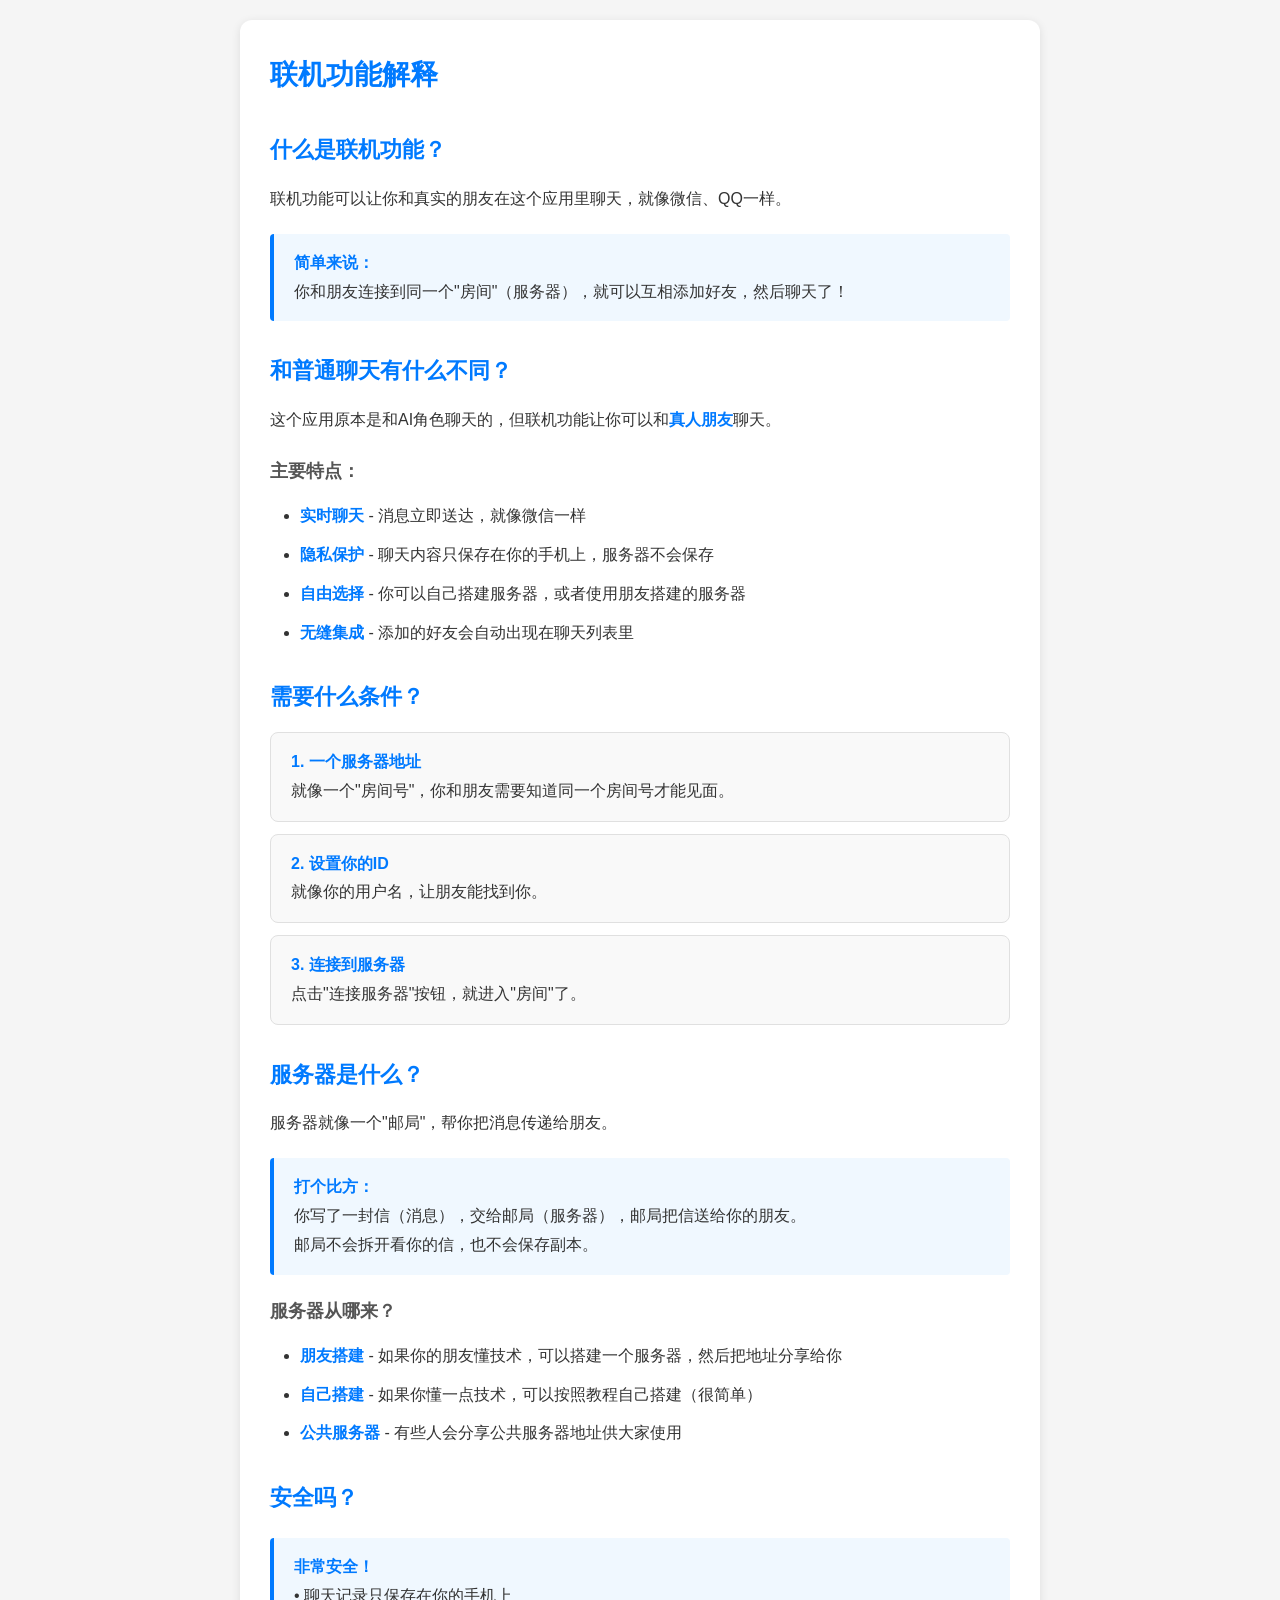
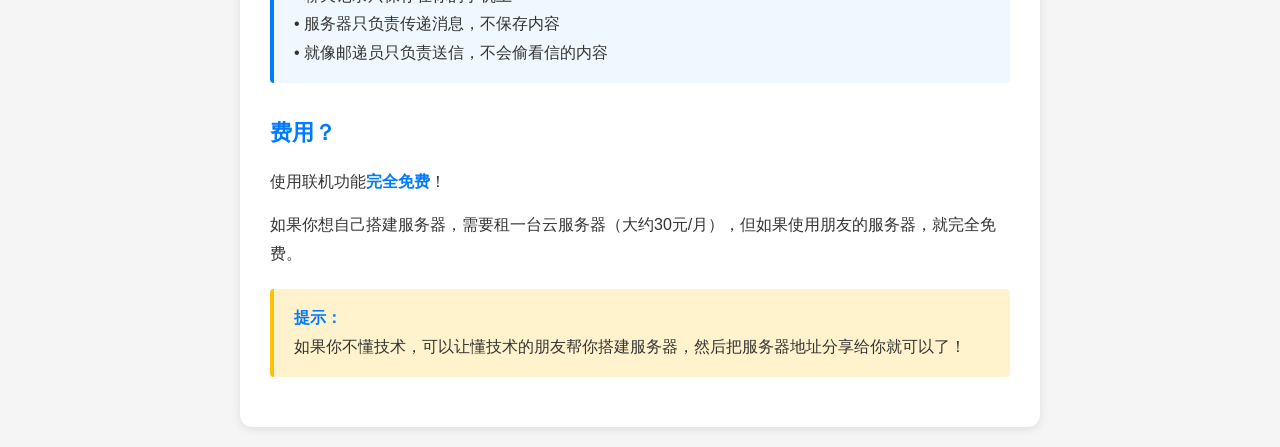
<file: online-help-explain.html>
<!DOCTYPE html>
<html lang="zh-CN">
<head>
    <meta charset="UTF-8">
    <meta name="viewport" content="width=device-width, initial-scale=1.0">
    <title>联机功能解释</title>
    <style>
        * {
            margin: 0;
            padding: 0;
            box-sizing: border-box;
        }
        
        body {
            font-family: -apple-system, BlinkMacSystemFont, "Segoe UI", Roboto, "Helvetica Neue", Arial, sans-serif;
            line-height: 1.8;
            color: #333;
            background: #f5f5f5;
            padding: 20px;
        }
        
        .container {
            max-width: 800px;
            margin: 0 auto;
            background: white;
            padding: 30px;
            border-radius: 12px;
            box-shadow: 0 2px 10px rgba(0,0,0,0.1);
        }
        
        h1 {
            color: #007aff;
            margin-bottom: 20px;
            font-size: 28px;
        }
        
        h2 {
            color: #007aff;
            margin-top: 30px;
            margin-bottom: 15px;
            font-size: 22px;
        }
        
        h3 {
            color: #555;
            margin-top: 20px;
            margin-bottom: 10px;
            font-size: 18px;
        }
        
        p {
            margin: 15px 0;
            font-size: 16px;
        }
        
        ul {
            margin: 15px 0;
            padding-left: 30px;
        }
        
        li {
            margin: 10px 0;
            font-size: 16px;
        }
        
        .note {
            background: #f0f8ff;
            border-left: 4px solid #007aff;
            padding: 15px 20px;
            margin: 20px 0;
            border-radius: 4px;
        }
        
        .warning {
            background: #fff3cd;
            border-left: 4px solid #ffc107;
            padding: 15px 20px;
            margin: 20px 0;
            border-radius: 4px;
        }
        
        .step {
            background: #f9f9f9;
            padding: 15px 20px;
            margin: 12px 0;
            border-radius: 8px;
            border: 1px solid #e0e0e0;
        }
        
        .example {
            background: #f5f5f5;
            padding: 12px;
            border-radius: 4px;
            font-family: monospace;
            font-size: 14px;
            margin: 12px 0;
            border: 1px solid #ddd;
        }
        
        strong {
            color: #007aff;
        }

        /* 移动端适配 */
        @media (max-width: 480px) {
            body { padding: 8px; }
            .container { padding: 14px; border-radius: 10px; }
            h1 { font-size: 20px; margin-bottom: 14px; }
            h2 { font-size: 17px; margin-top: 20px; margin-bottom: 10px; }
            h3 { font-size: 15px; margin-top: 14px; }
            p, li { font-size: 13px; line-height: 1.7; }
            pre, code { font-size: 12px; word-break: break-all; }
            pre { padding: 10px; overflow-x: auto; -webkit-overflow-scrolling: touch; }
            table { font-size: 12px; display: block; overflow-x: auto; -webkit-overflow-scrolling: touch; }
            .code-block, .example { padding: 10px; font-size: 12px; white-space: pre-wrap; word-break: break-all; }
            .step { padding: 12px; margin-bottom: 14px; }
            .warning, .tips, .note, .success, .info-box { padding: 10px; font-size: 13px; }
            img { max-width: 100%; height: auto; }
        }
        @media (min-width: 481px) and (max-width: 768px) {
            body { padding: 12px; }
            .container { padding: 20px; }
            h1 { font-size: 24px; }
            h2 { font-size: 19px; }
            pre, code { font-size: 13px; }
        }
    </style>
</head>
<body>
    <div class="container">
        <h1>联机功能解释</h1>
        
        <h2>什么是联机功能？</h2>
        <p>联机功能可以让你和真实的朋友在这个应用里聊天，就像微信、QQ一样。</p>
        
        <div class="note">
            <strong>简单来说：</strong><br>
            你和朋友连接到同一个"房间"（服务器），就可以互相添加好友，然后聊天了！
        </div>
        
        <h2>和普通聊天有什么不同？</h2>
        <p>这个应用原本是和AI角色聊天的，但联机功能让你可以和<strong>真人朋友</strong>聊天。</p>
        
        <h3>主要特点：</h3>
        <ul>
            <li><strong>实时聊天</strong> - 消息立即送达，就像微信一样</li>
            <li><strong>隐私保护</strong> - 聊天内容只保存在你的手机上，服务器不会保存</li>
            <li><strong>自由选择</strong> - 你可以自己搭建服务器，或者使用朋友搭建的服务器</li>
            <li><strong>无缝集成</strong> - 添加的好友会自动出现在聊天列表里</li>
        </ul>
        
        <h2>需要什么条件？</h2>
        
        <div class="step">
            <strong>1. 一个服务器地址</strong><br>
            就像一个"房间号"，你和朋友需要知道同一个房间号才能见面。
        </div>
        
        <div class="step">
            <strong>2. 设置你的ID</strong><br>
            就像你的用户名，让朋友能找到你。
        </div>
        
        <div class="step">
            <strong>3. 连接到服务器</strong><br>
            点击"连接服务器"按钮，就进入"房间"了。
        </div>
        
        <h2>服务器是什么？</h2>
        <p>服务器就像一个"邮局"，帮你把消息传递给朋友。</p>
        
        <div class="note">
            <strong>打个比方：</strong><br>
            你写了一封信（消息），交给邮局（服务器），邮局把信送给你的朋友。<br>
            邮局不会拆开看你的信，也不会保存副本。
        </div>
        
        <h3>服务器从哪来？</h3>
        <ul>
            <li><strong>朋友搭建</strong> - 如果你的朋友懂技术，可以搭建一个服务器，然后把地址分享给你</li>
            <li><strong>自己搭建</strong> - 如果你懂一点技术，可以按照教程自己搭建（很简单）</li>
            <li><strong>公共服务器</strong> - 有些人会分享公共服务器地址供大家使用</li>
        </ul>
        
        <h2>安全吗？</h2>
        <div class="note">
            <strong>非常安全！</strong><br>
            • 聊天记录只保存在你的手机上<br>
            • 服务器只负责传递消息，不保存内容<br>
            • 就像邮递员只负责送信，不会偷看信的内容
        </div>
        
        <h2>费用？</h2>
        <p>使用联机功能<strong>完全免费</strong>！</p>
        <p>如果你想自己搭建服务器，需要租一台云服务器（大约30元/月），但如果使用朋友的服务器，就完全免费。</p>
        
        <div class="warning">
            <strong>提示：</strong><br>
            如果你不懂技术，可以让懂技术的朋友帮你搭建服务器，然后把服务器地址分享给你就可以了！
        </div>
    </div>
</body>
</html>
</file>
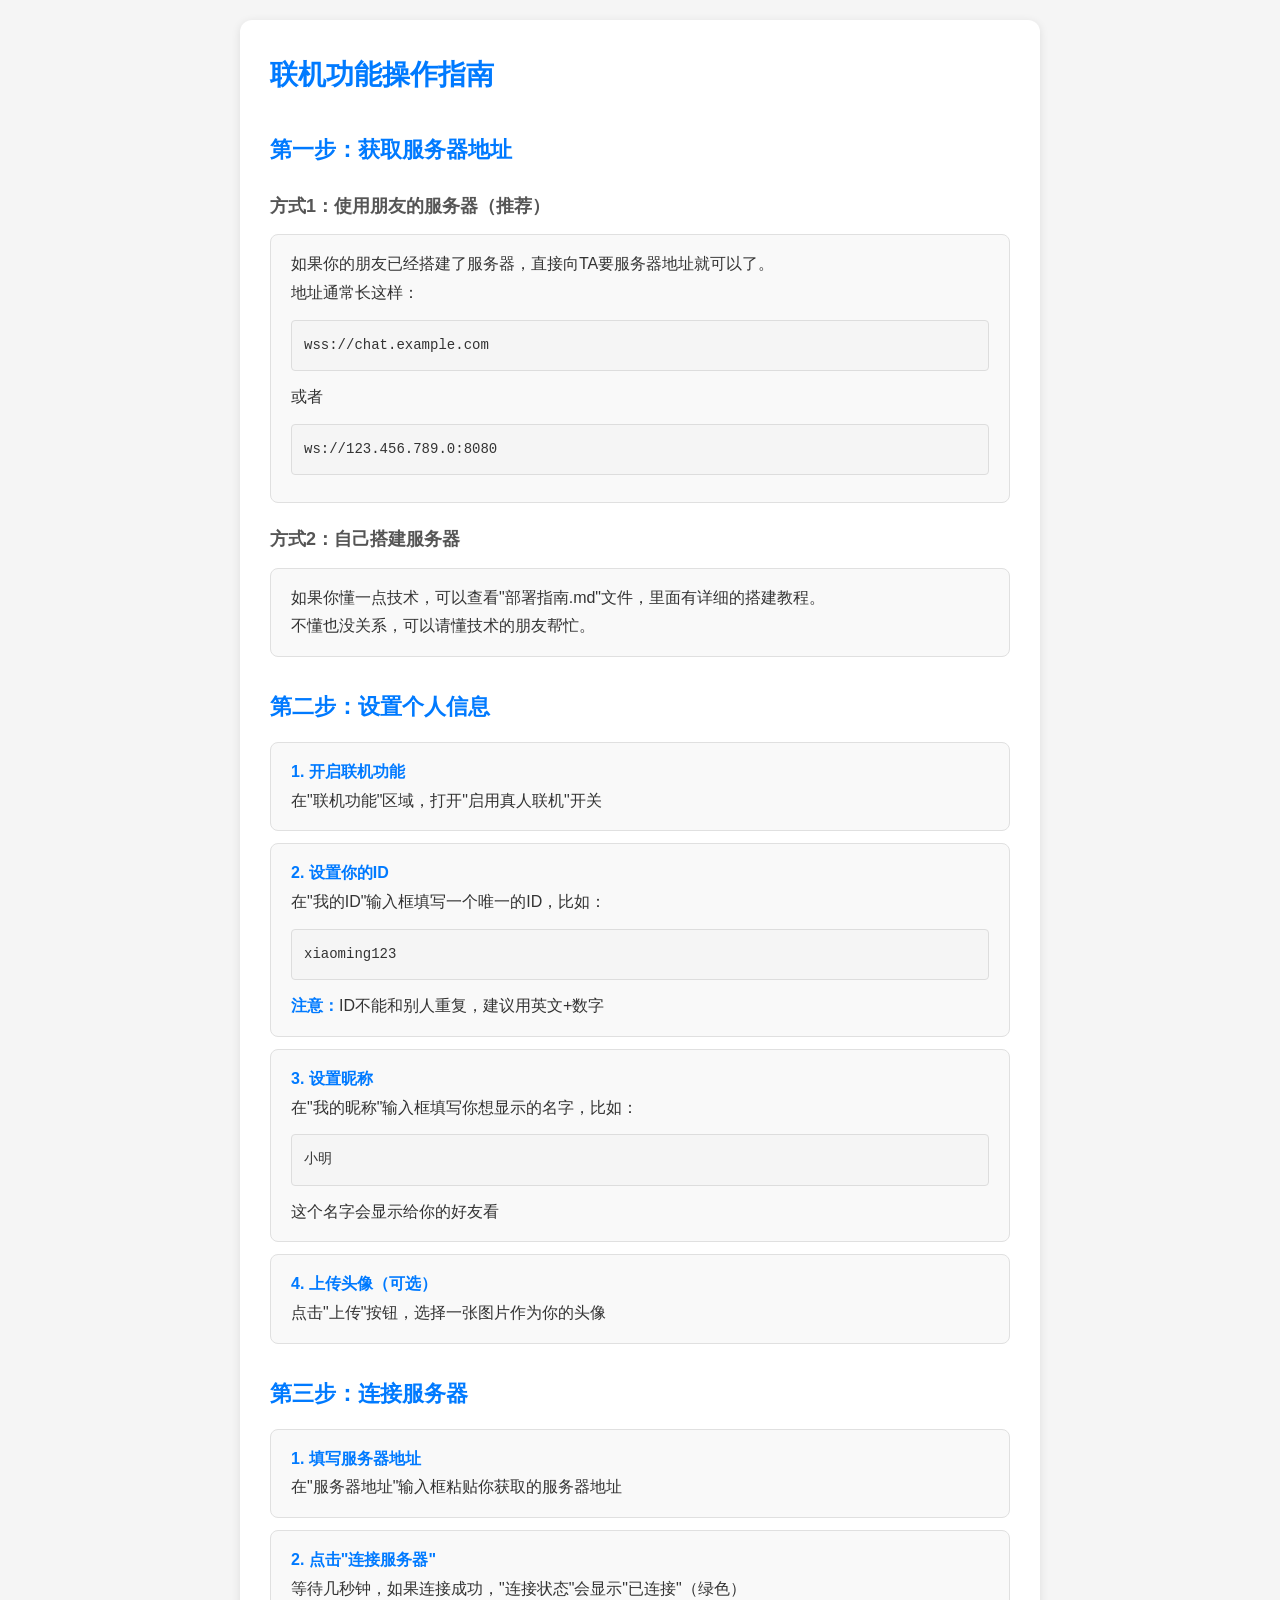
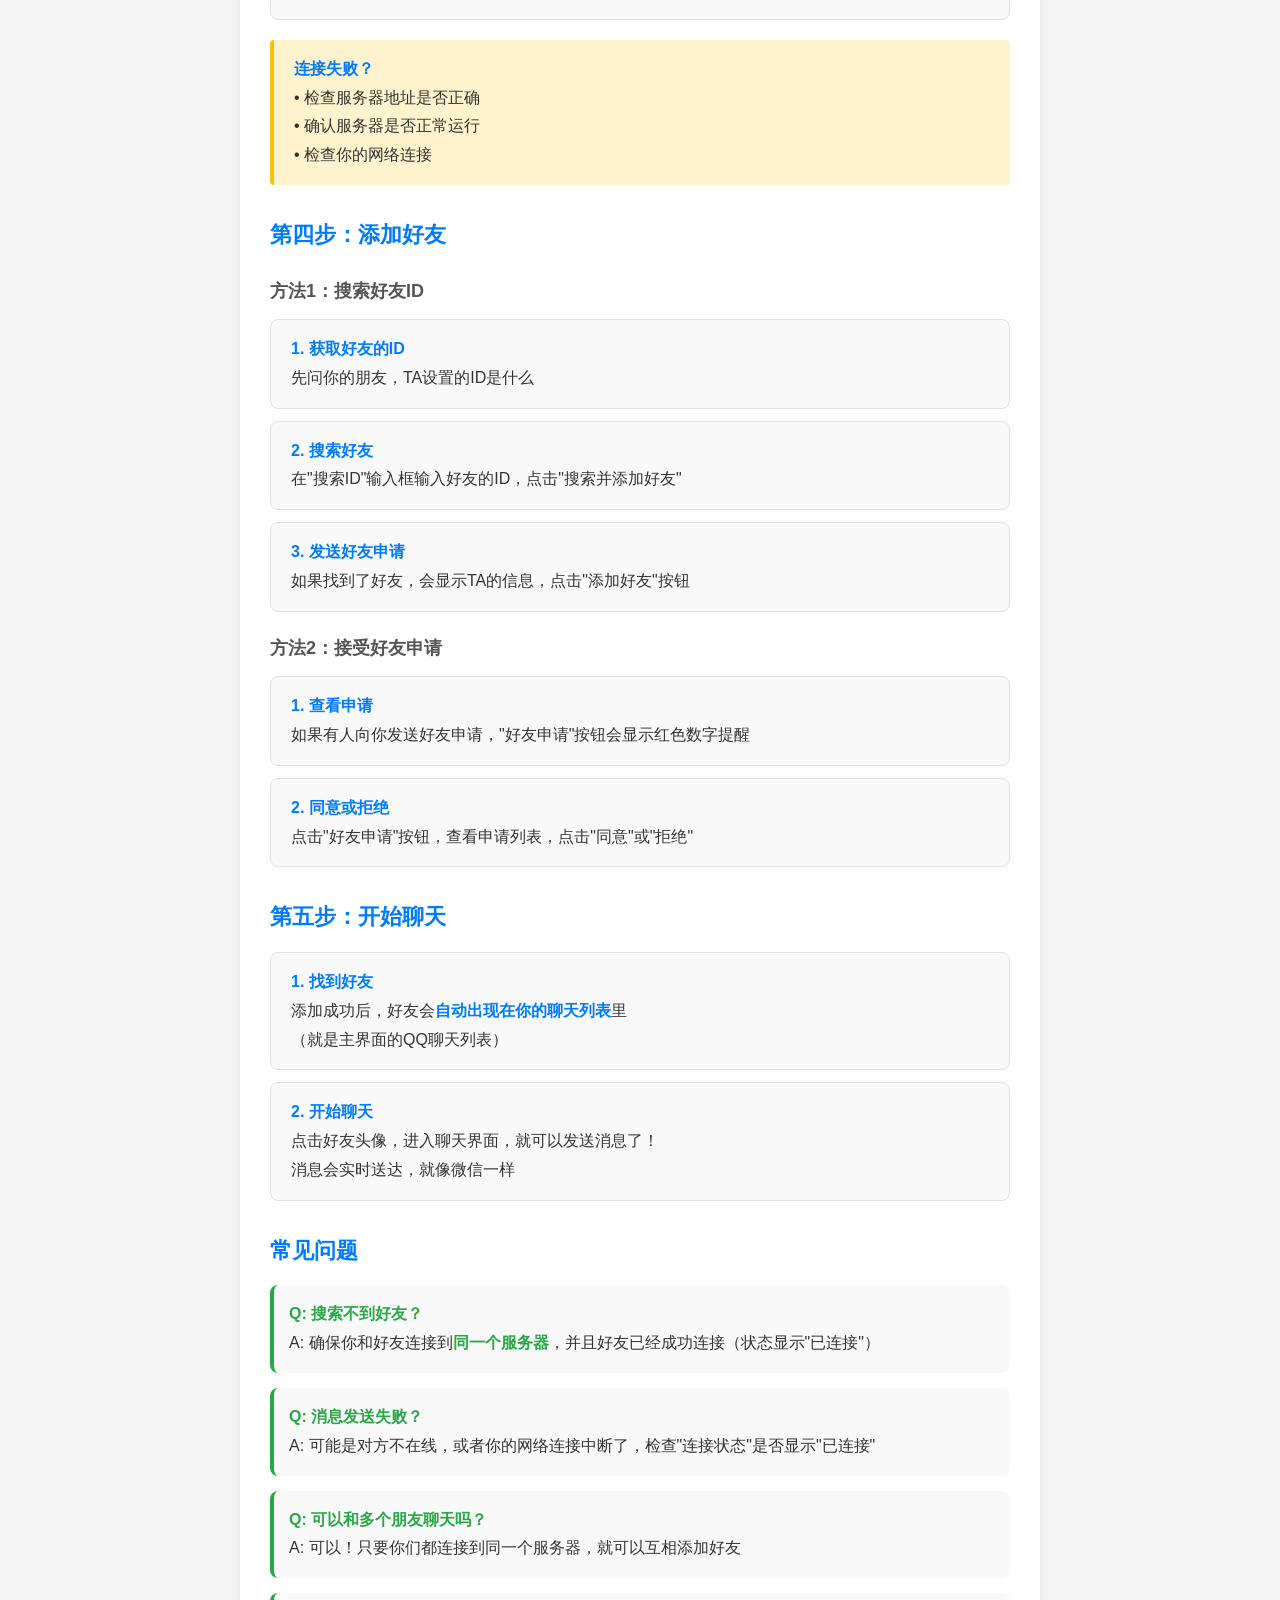
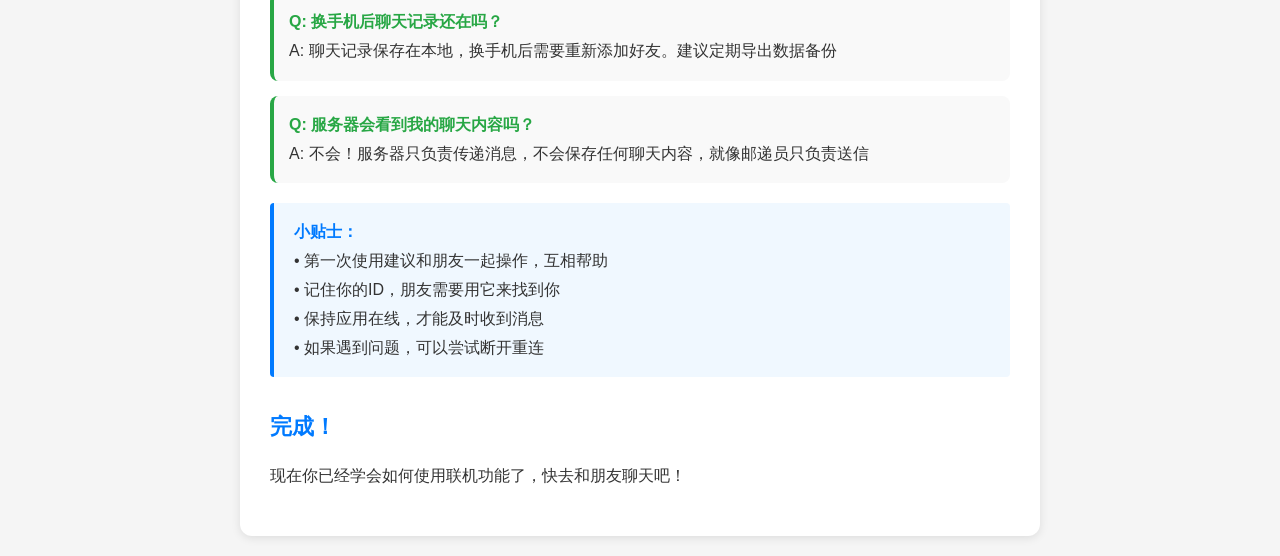
<file: online-help-guide.html>
<!DOCTYPE html>
<html lang="zh-CN">
<head>
    <meta charset="UTF-8">
    <meta name="viewport" content="width=device-width, initial-scale=1.0">
    <title>联机功能操作指南</title>
    <style>
        * {
            margin: 0;
            padding: 0;
            box-sizing: border-box;
        }
        
        body {
            font-family: -apple-system, BlinkMacSystemFont, "Segoe UI", Roboto, "Helvetica Neue", Arial, sans-serif;
            line-height: 1.8;
            color: #333;
            background: #f5f5f5;
            padding: 20px;
        }
        
        .container {
            max-width: 800px;
            margin: 0 auto;
            background: white;
            padding: 30px;
            border-radius: 12px;
            box-shadow: 0 2px 10px rgba(0,0,0,0.1);
        }
        
        h1 {
            color: #007aff;
            margin-bottom: 20px;
            font-size: 28px;
        }
        
        h2 {
            color: #007aff;
            margin-top: 30px;
            margin-bottom: 15px;
            font-size: 22px;
        }
        
        h3 {
            color: #555;
            margin-top: 20px;
            margin-bottom: 10px;
            font-size: 18px;
        }
        
        p {
            margin: 15px 0;
            font-size: 16px;
        }
        
        ul {
            margin: 15px 0;
            padding-left: 30px;
        }
        
        li {
            margin: 10px 0;
            font-size: 16px;
        }
        
        .note {
            background: #f0f8ff;
            border-left: 4px solid #007aff;
            padding: 15px 20px;
            margin: 20px 0;
            border-radius: 4px;
        }
        
        .warning {
            background: #fff3cd;
            border-left: 4px solid #ffc107;
            padding: 15px 20px;
            margin: 20px 0;
            border-radius: 4px;
        }
        
        .step {
            background: #f9f9f9;
            padding: 15px 20px;
            margin: 12px 0;
            border-radius: 8px;
            border: 1px solid #e0e0e0;
        }
        
        .example {
            background: #f5f5f5;
            padding: 12px;
            border-radius: 4px;
            font-family: monospace;
            font-size: 14px;
            margin: 12px 0;
            border: 1px solid #ddd;
        }
        
        strong {
            color: #007aff;
        }
        
        .qa {
            background: #f9f9f9;
            padding: 15px;
            margin: 15px 0;
            border-radius: 8px;
            border-left: 4px solid #28a745;
        }
        
        .qa strong {
            color: #28a745;
        }

        /* 移动端适配 */
        @media (max-width: 480px) {
            body { padding: 8px; }
            .container { padding: 14px; border-radius: 10px; }
            h1 { font-size: 20px; margin-bottom: 14px; }
            h2 { font-size: 17px; margin-top: 20px; margin-bottom: 10px; }
            h3 { font-size: 15px; margin-top: 14px; }
            p, li { font-size: 13px; line-height: 1.7; }
            pre, code { font-size: 12px; word-break: break-all; }
            pre { padding: 10px; overflow-x: auto; -webkit-overflow-scrolling: touch; }
            table { font-size: 12px; display: block; overflow-x: auto; -webkit-overflow-scrolling: touch; }
            .code-block, .example { padding: 10px; font-size: 12px; white-space: pre-wrap; word-break: break-all; }
            .step { padding: 12px; margin-bottom: 14px; }
            .warning, .tips, .note, .success, .info-box { padding: 10px; font-size: 13px; }
            .qa { padding: 12px; margin: 10px 0; }
            img { max-width: 100%; height: auto; }
        }
        @media (min-width: 481px) and (max-width: 768px) {
            body { padding: 12px; }
            .container { padding: 20px; }
            h1 { font-size: 24px; }
            h2 { font-size: 19px; }
            pre, code { font-size: 13px; }
        }
    </style>
</head>
<body>
    <div class="container">
        <h1>联机功能操作指南</h1>
        
        <h2>第一步：获取服务器地址</h2>
        
        <h3>方式1：使用朋友的服务器（推荐）</h3>
        <div class="step">
            如果你的朋友已经搭建了服务器，直接向TA要服务器地址就可以了。<br>
            地址通常长这样：<br>
            <div class="example">wss://chat.example.com</div>
            或者<br>
            <div class="example">ws://123.456.789.0:8080</div>
        </div>
        
        <h3>方式2：自己搭建服务器</h3>
        <div class="step">
            如果你懂一点技术，可以查看"部署指南.md"文件，里面有详细的搭建教程。<br>
            不懂也没关系，可以请懂技术的朋友帮忙。
        </div>
        
        <h2>第二步：设置个人信息</h2>
        
        <div class="step">
            <strong>1. 开启联机功能</strong><br>
            在"联机功能"区域，打开"启用真人联机"开关
        </div>
        
        <div class="step">
            <strong>2. 设置你的ID</strong><br>
            在"我的ID"输入框填写一个唯一的ID，比如：<br>
            <div class="example">xiaoming123</div>
            <strong>注意：</strong>ID不能和别人重复，建议用英文+数字
        </div>
        
        <div class="step">
            <strong>3. 设置昵称</strong><br>
            在"我的昵称"输入框填写你想显示的名字，比如：<br>
            <div class="example">小明</div>
            这个名字会显示给你的好友看
        </div>
        
        <div class="step">
            <strong>4. 上传头像（可选）</strong><br>
            点击"上传"按钮，选择一张图片作为你的头像
        </div>
        
        <h2>第三步：连接服务器</h2>
        
        <div class="step">
            <strong>1. 填写服务器地址</strong><br>
            在"服务器地址"输入框粘贴你获取的服务器地址
        </div>
        
        <div class="step">
            <strong>2. 点击"连接服务器"</strong><br>
            等待几秒钟，如果连接成功，"连接状态"会显示"已连接"（绿色）
        </div>
        
        <div class="warning">
            <strong>连接失败？</strong><br>
            • 检查服务器地址是否正确<br>
            • 确认服务器是否正常运行<br>
            • 检查你的网络连接
        </div>
        
        <h2>第四步：添加好友</h2>
        
        <h3>方法1：搜索好友ID</h3>
        <div class="step">
            <strong>1. 获取好友的ID</strong><br>
            先问你的朋友，TA设置的ID是什么
        </div>
        
        <div class="step">
            <strong>2. 搜索好友</strong><br>
            在"搜索ID"输入框输入好友的ID，点击"搜索并添加好友"
        </div>
        
        <div class="step">
            <strong>3. 发送好友申请</strong><br>
            如果找到了好友，会显示TA的信息，点击"添加好友"按钮
        </div>
        
        <h3>方法2：接受好友申请</h3>
        <div class="step">
            <strong>1. 查看申请</strong><br>
            如果有人向你发送好友申请，"好友申请"按钮会显示红色数字提醒
        </div>
        
        <div class="step">
            <strong>2. 同意或拒绝</strong><br>
            点击"好友申请"按钮，查看申请列表，点击"同意"或"拒绝"
        </div>
        
        <h2>第五步：开始聊天</h2>
        
        <div class="step">
            <strong>1. 找到好友</strong><br>
            添加成功后，好友会<strong>自动出现在你的聊天列表</strong>里<br>
            （就是主界面的QQ聊天列表）
        </div>
        
        <div class="step">
            <strong>2. 开始聊天</strong><br>
            点击好友头像，进入聊天界面，就可以发送消息了！<br>
            消息会实时送达，就像微信一样
        </div>
        
        <h2>常见问题</h2>
        
        <div class="qa">
            <strong>Q: 搜索不到好友？</strong><br>
            A: 确保你和好友连接到<strong>同一个服务器</strong>，并且好友已经成功连接（状态显示"已连接"）
        </div>
        
        <div class="qa">
            <strong>Q: 消息发送失败？</strong><br>
            A: 可能是对方不在线，或者你的网络连接中断了，检查"连接状态"是否显示"已连接"
        </div>
        
        <div class="qa">
            <strong>Q: 可以和多个朋友聊天吗？</strong><br>
            A: 可以！只要你们都连接到同一个服务器，就可以互相添加好友
        </div>
        
        <div class="qa">
            <strong>Q: 换手机后聊天记录还在吗？</strong><br>
            A: 聊天记录保存在本地，换手机后需要重新添加好友。建议定期导出数据备份
        </div>
        
        <div class="qa">
            <strong>Q: 服务器会看到我的聊天内容吗？</strong><br>
            A: 不会！服务器只负责传递消息，不会保存任何聊天内容，就像邮递员只负责送信
        </div>
        
        <div class="note">
            <strong>小贴士：</strong><br>
            • 第一次使用建议和朋友一起操作，互相帮助<br>
            • 记住你的ID，朋友需要用它来找到你<br>
            • 保持应用在线，才能及时收到消息<br>
            • 如果遇到问题，可以尝试断开重连
        </div>
        
        <h2>完成！</h2>
        <p>现在你已经学会如何使用联机功能了，快去和朋友聊天吧！</p>
    </div>
</body>
</html>
</file>
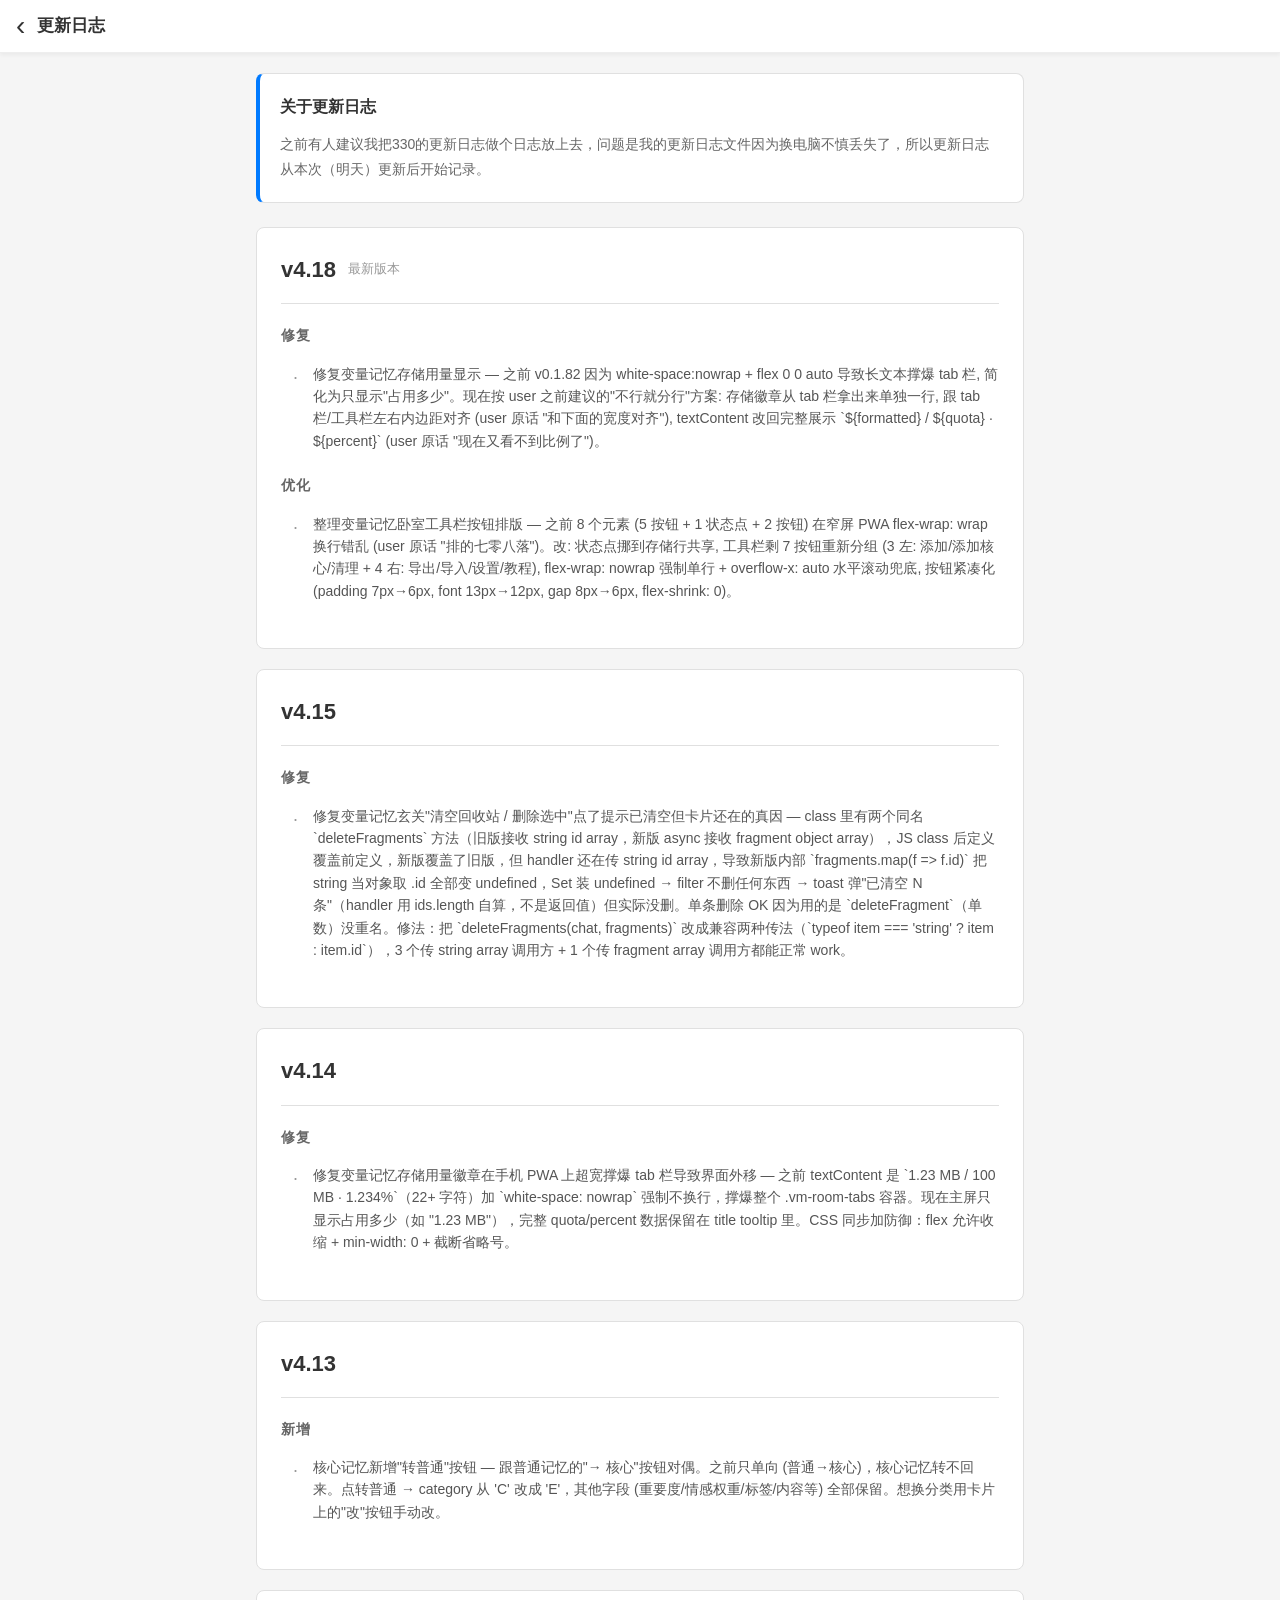
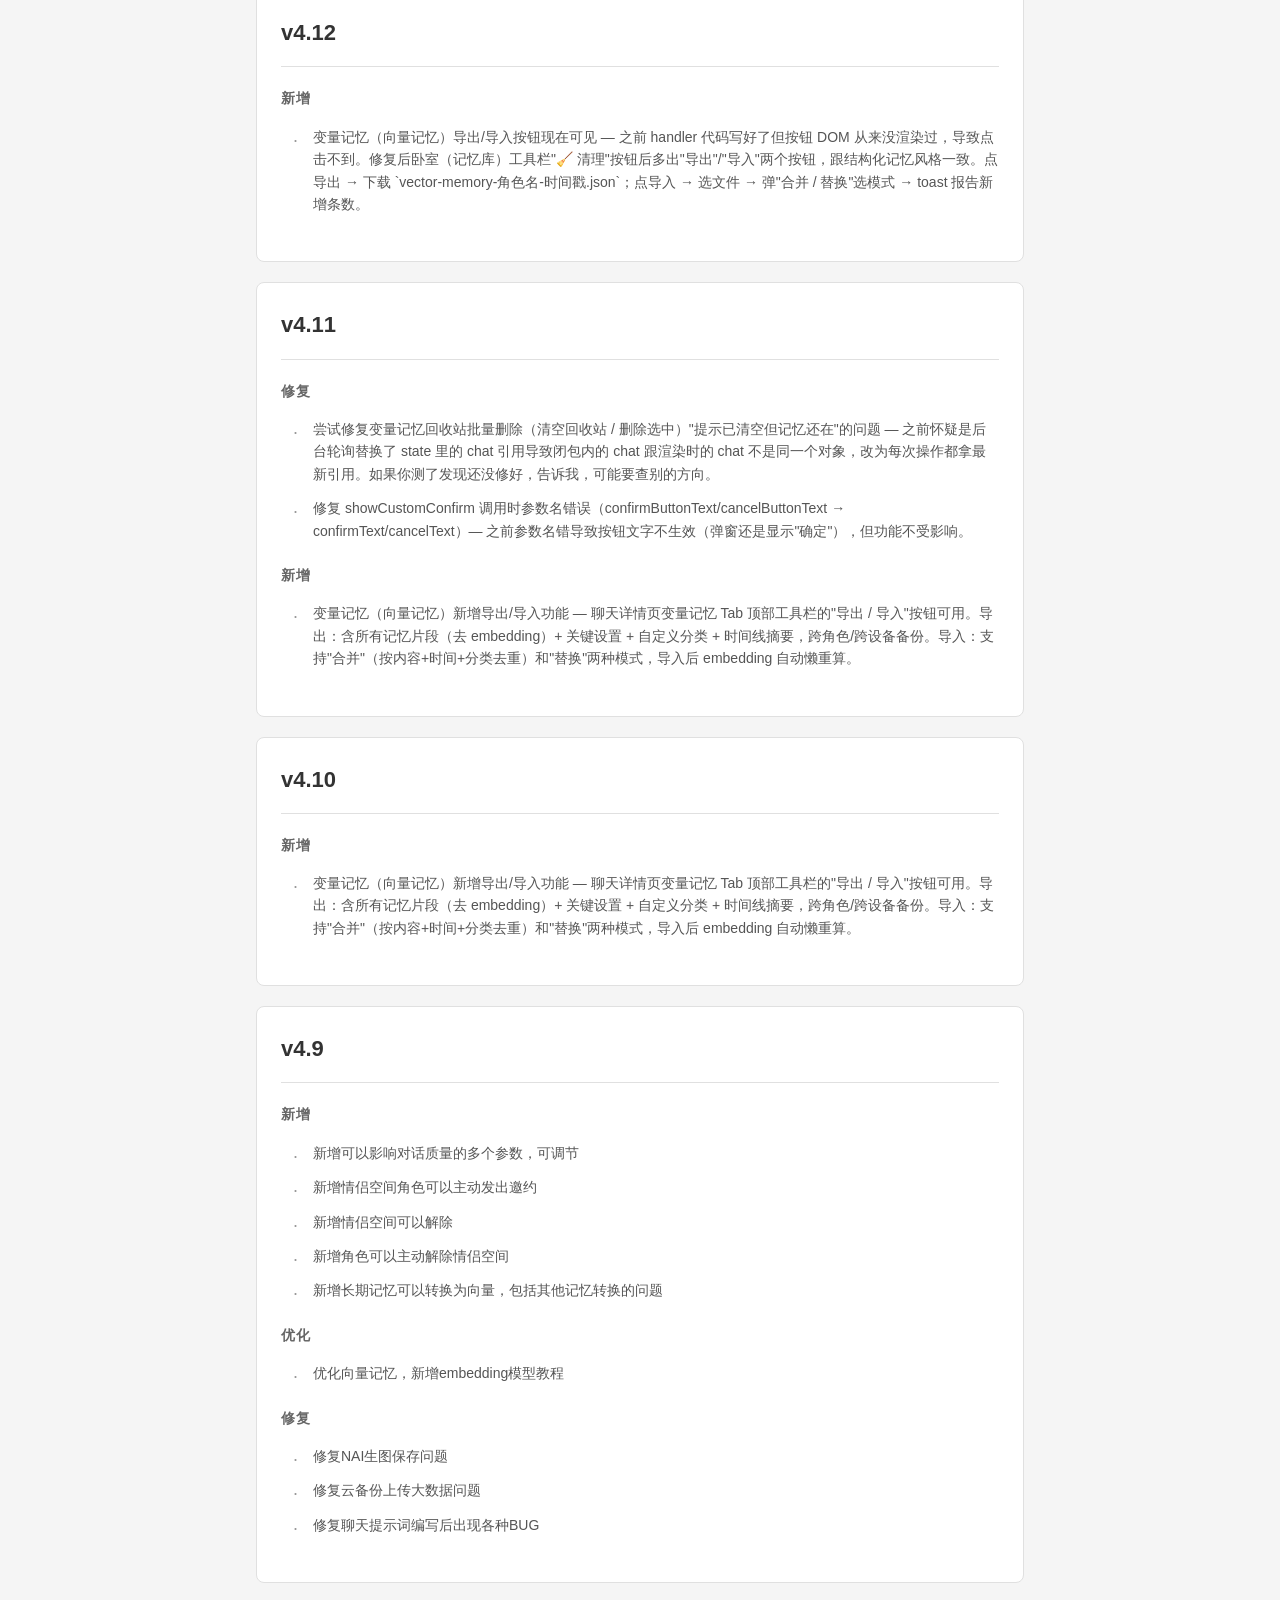
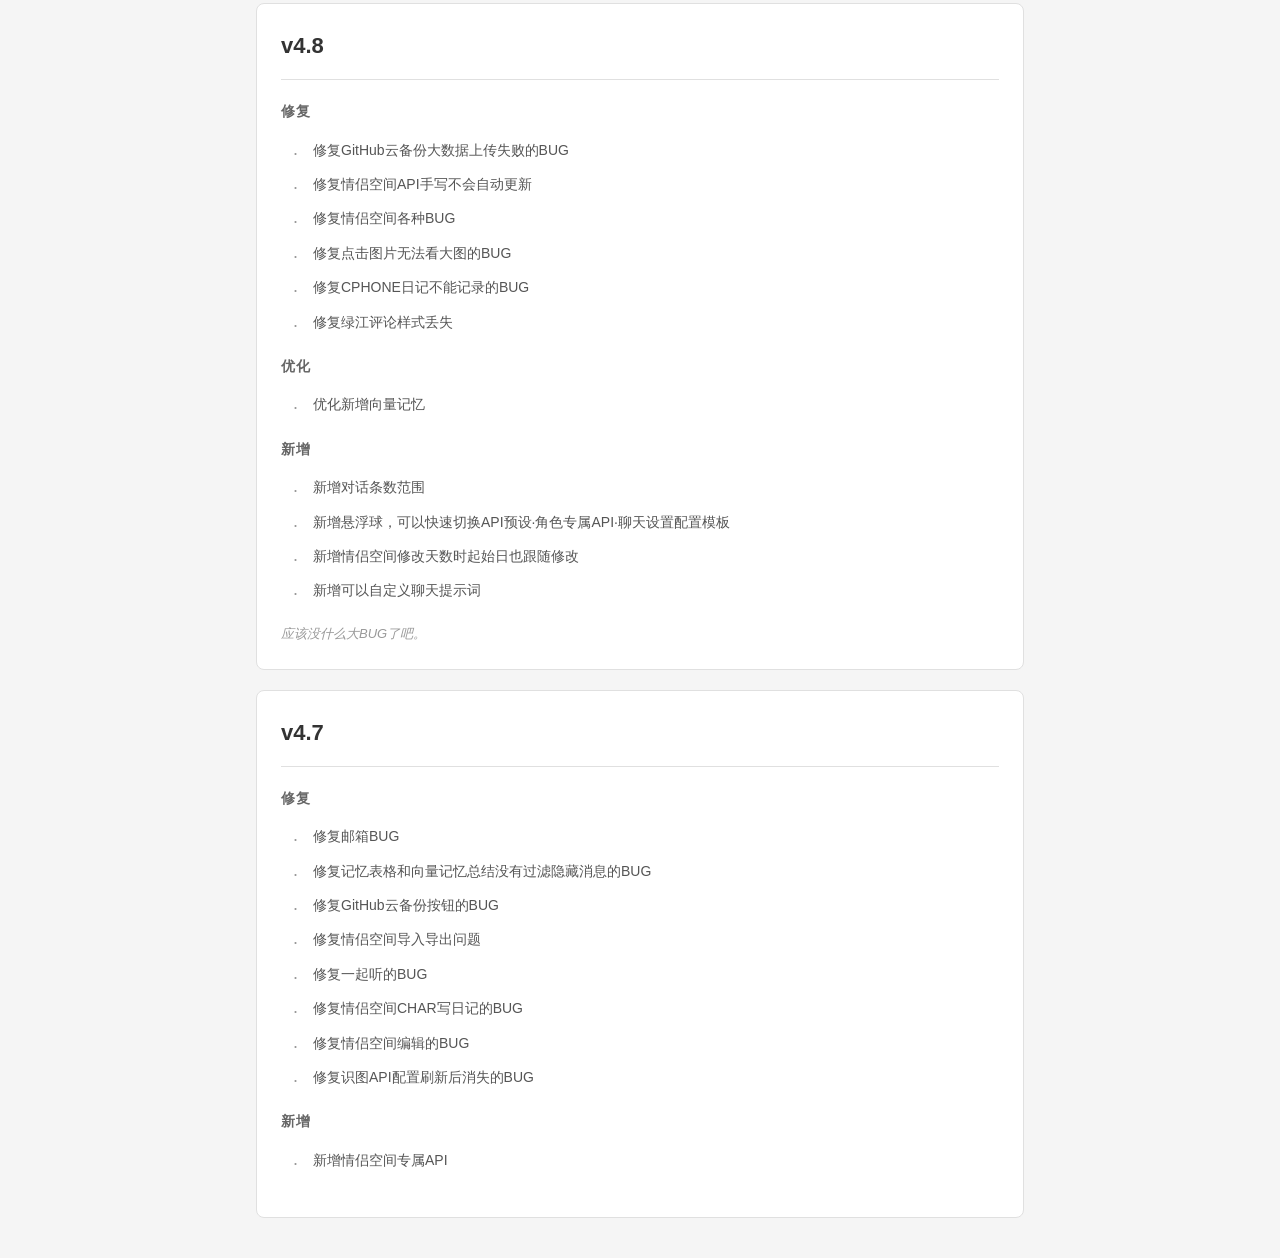
<file: update-log.html>
<!DOCTYPE html>
<html lang="zh-CN">
<head>
  <meta charset="UTF-8">
  <meta name="viewport" content="width=device-width, initial-scale=1.0">
  <title>更新日志</title>
  <style>
    * {
      margin: 0;
      padding: 0;
      box-sizing: border-box;
    }

    body {
      font-family: -apple-system, BlinkMacSystemFont, "Segoe UI", Roboto, "Helvetica Neue", Arial, sans-serif;
      background: var(--primary-bg, #f5f5f5);
      color: var(--text-color, #333);
      line-height: 1.6;
    }

    .header {
      position: sticky;
      top: 0;
      background: var(--primary-bg, #fff);
      border-bottom: 1px solid var(--border-color, #eee);
      padding: 12px 16px;
      display: flex;
      align-items: center;
      z-index: 100;
      box-shadow: 0 2px 4px rgba(0,0,0,0.05);
    }

    .back-btn {
      font-size: 28px;
      cursor: pointer;
      color: var(--text-color, #333);
      margin-right: 12px;
      line-height: 1;
    }

    .header-title {
      font-size: 17px;
      font-weight: 600;
      color: var(--text-color, #333);
    }

    .container {
      max-width: 800px;
      margin: 0 auto;
      padding: 20px 16px;
    }

    .notice {
      background: var(--primary-bg, #fff);
      border: 1px solid var(--border-color, #e0e0e0);
      padding: 20px;
      border-radius: 8px;
      margin-bottom: 24px;
      border-left: 4px solid var(--accent-color, #007AFF);
    }

    .notice h2 {
      font-size: 16px;
      margin-bottom: 12px;
      font-weight: 600;
      color: var(--text-color, #333);
    }

    .notice p {
      font-size: 14px;
      line-height: 1.8;
      color: var(--text-secondary, #666);
    }

    .version-card {
      background: var(--primary-bg, #fff);
      border: 1px solid var(--border-color, #e0e0e0);
      border-radius: 8px;
      padding: 24px;
      margin-bottom: 20px;
      transition: border-color 0.2s;
    }

    .version-card:hover {
      border-color: var(--accent-color, #007AFF);
    }

    .version-header {
      display: flex;
      align-items: center;
      margin-bottom: 20px;
      padding-bottom: 16px;
      border-bottom: 1px solid var(--border-color, #e0e0e0);
    }

    .version-number {
      font-size: 22px;
      font-weight: 600;
      color: var(--text-color, #333);
      margin-right: 12px;
    }

    .version-date {
      font-size: 13px;
      color: var(--text-secondary, #999);
    }

    .section {
      margin-bottom: 16px;
    }

    .section-title {
      font-size: 14px;
      font-weight: 600;
      color: var(--text-secondary, #666);
      margin-bottom: 10px;
      text-transform: uppercase;
      letter-spacing: 0.5px;
    }

    .item-list {
      list-style: none;
      padding-left: 12px;
    }

    .item-list li {
      padding: 6px 0;
      padding-left: 20px;
      position: relative;
      font-size: 14px;
      color: var(--text-color, #555);
    }

    .item-list li::before {
      content: '·';
      position: absolute;
      left: 0;
      color: var(--text-secondary, #999);
      font-size: 18px;
    }

    @media (max-width: 600px) {
      .container {
        padding: 16px 12px;
      }

      .version-card {
        padding: 16px;
      }

      .version-number {
        font-size: 20px;
      }
    }
  </style>
</head>
<body>
  <div class="header">
    <span class="back-btn" onclick="history.back()">‹</span>
    <span class="header-title">更新日志</span>
  </div>

  <div class="container">
    <div class="notice">
      <h2>关于更新日志</h2>
      <p>之前有人建议我把330的更新日志做个日志放上去，问题是我的更新日志文件因为换电脑不慎丢失了，所以更新日志从本次（明天）更新后开始记录。</p>
    </div>

    <!-- 4.18 版本 -->
    <div class="version-card">
      <div class="version-header">
        <span class="version-number">v4.18</span>
        <span class="version-date">最新版本</span>
      </div>

      <div class="section">
        <div class="section-title fix">修复</div>
        <ul class="item-list">
          <li>修复变量记忆存储用量显示 — 之前 v0.1.82 因为 white-space:nowrap + flex 0 0 auto 导致长文本撑爆 tab 栏, 简化为只显示"占用多少"。现在按 user 之前建议的"不行就分行"方案: 存储徽章从 tab 栏拿出来单独一行, 跟 tab 栏/工具栏左右内边距对齐 (user 原话 "和下面的宽度对齐"), textContent 改回完整展示 `${formatted} / ${quota} · ${percent}` (user 原话 "现在又看不到比例了")。</li>
        </ul>
      </div>

      <div class="section">
        <div class="section-title optimize">优化</div>
        <ul class="item-list">
          <li>整理变量记忆卧室工具栏按钮排版 — 之前 8 个元素 (5 按钮 + 1 状态点 + 2 按钮) 在窄屏 PWA flex-wrap: wrap 换行错乱 (user 原话 "排的七零八落")。改: 状态点挪到存储行共享, 工具栏剩 7 按钮重新分组 (3 左: 添加/添加核心/清理 + 4 右: 导出/导入/设置/教程), flex-wrap: nowrap 强制单行 + overflow-x: auto 水平滚动兜底, 按钮紧凑化 (padding 7px→6px, font 13px→12px, gap 8px→6px, flex-shrink: 0)。</li>
        </ul>
      </div>
    </div>

    <!-- 4.15 版本 -->
    <div class="version-card">
      <div class="version-header">
        <span class="version-number">v4.15</span>
      </div>

      <div class="section">
        <div class="section-title fix">修复</div>
        <ul class="item-list">
          <li>修复变量记忆玄关"清空回收站 / 删除选中"点了提示已清空但卡片还在的真因 — class 里有两个同名 `deleteFragments` 方法（旧版接收 string id array，新版 async 接收 fragment object array），JS class 后定义覆盖前定义，新版覆盖了旧版，但 handler 还在传 string id array，导致新版内部 `fragments.map(f => f.id)` 把 string 当对象取 .id 全部变 undefined，Set 装 undefined → filter 不删任何东西 → toast 弹"已清空 N 条"（handler 用 ids.length 自算，不是返回值）但实际没删。单条删除 OK 因为用的是 `deleteFragment`（单数）没重名。修法：把 `deleteFragments(chat, fragments)` 改成兼容两种传法（`typeof item === 'string' ? item : item.id`），3 个传 string array 调用方 + 1 个传 fragment array 调用方都能正常 work。</li>
        </ul>
      </div>
    </div>

    <!-- 4.14 版本 -->
    <div class="version-card">
      <div class="version-header">
        <span class="version-number">v4.14</span>
      </div>

      <div class="section">
        <div class="section-title fix">修复</div>
        <ul class="item-list">
          <li>修复变量记忆存储用量徽章在手机 PWA 上超宽撑爆 tab 栏导致界面外移 — 之前 textContent 是 `1.23 MB / 100 MB · 1.234%`（22+ 字符）加 `white-space: nowrap` 强制不换行，撑爆整个 .vm-room-tabs 容器。现在主屏只显示占用多少（如 "1.23 MB"），完整 quota/percent 数据保留在 title tooltip 里。CSS 同步加防御：flex 允许收缩 + min-width: 0 + 截断省略号。</li>
        </ul>
      </div>
    </div>

    <!-- 4.13 版本 -->
    <div class="version-card">
      <div class="version-header">
        <span class="version-number">v4.13</span>
      </div>

      <div class="section">
        <div class="section-title new">新增</div>
        <ul class="item-list">
          <li>核心记忆新增"转普通"按钮 — 跟普通记忆的"→ 核心"按钮对偶。之前只单向 (普通→核心)，核心记忆转不回来。点转普通 → category 从 'C' 改成 'E'，其他字段 (重要度/情感权重/标签/内容等) 全部保留。想换分类用卡片上的"改"按钮手动改。</li>
        </ul>
      </div>
    </div>

    <!-- 4.12 版本 -->
    <div class="version-card">
      <div class="version-header">
        <span class="version-number">v4.12</span>
      </div>

      <div class="section">
        <div class="section-title new">新增</div>
        <ul class="item-list">
          <li>变量记忆（向量记忆）导出/导入按钮现在可见 — 之前 handler 代码写好了但按钮 DOM 从来没渲染过，导致点击不到。修复后卧室（记忆库）工具栏"🧹 清理"按钮后多出"导出"/"导入"两个按钮，跟结构化记忆风格一致。点导出 → 下载 `vector-memory-角色名-时间戳.json`；点导入 → 选文件 → 弹"合并 / 替换"选模式 → toast 报告新增条数。</li>
        </ul>
      </div>
    </div>

    <!-- 4.11 版本 -->
    <div class="version-card">
      <div class="version-header">
        <span class="version-number">v4.11</span>
      </div>

      <div class="section">
        <div class="section-title fix">修复</div>
        <ul class="item-list">
          <li>尝试修复变量记忆回收站批量删除（清空回收站 / 删除选中）"提示已清空但记忆还在"的问题 — 之前怀疑是后台轮询替换了 state 里的 chat 引用导致闭包内的 chat 跟渲染时的 chat 不是同一个对象，改为每次操作都拿最新引用。如果你测了发现还没修好，告诉我，可能要查别的方向。</li>
          <li>修复 showCustomConfirm 调用时参数名错误（confirmButtonText/cancelButtonText → confirmText/cancelText）— 之前参数名错导致按钮文字不生效（弹窗还是显示"确定"），但功能不受影响。</li>
        </ul>
      </div>

      <div class="section">
        <div class="section-title new">新增</div>
        <ul class="item-list">
          <li>变量记忆（向量记忆）新增导出/导入功能 — 聊天详情页变量记忆 Tab 顶部工具栏的"导出 / 导入"按钮可用。导出：含所有记忆片段（去 embedding）+ 关键设置 + 自定义分类 + 时间线摘要，跨角色/跨设备备份。导入：支持"合并"（按内容+时间+分类去重）和"替换"两种模式，导入后 embedding 自动懒重算。</li>
        </ul>
      </div>
    </div>

    <!-- 4.10 版本 -->
    <div class="version-card">
      <div class="version-header">
        <span class="version-number">v4.10</span>
      </div>

      <div class="section">
        <div class="section-title new">新增</div>
        <ul class="item-list">
          <li>变量记忆（向量记忆）新增导出/导入功能 — 聊天详情页变量记忆 Tab 顶部工具栏的"导出 / 导入"按钮可用。导出：含所有记忆片段（去 embedding）+ 关键设置 + 自定义分类 + 时间线摘要，跨角色/跨设备备份。导入：支持"合并"（按内容+时间+分类去重）和"替换"两种模式，导入后 embedding 自动懒重算。</li>
        </ul>
      </div>
    </div>

    <!-- 4.9 版本 -->
    <div class="version-card">
      <div class="version-header">
        <span class="version-number">v4.9</span>
      </div>

      <div class="section">
        <div class="section-title new">新增</div>
        <ul class="item-list">
          <li>新增可以影响对话质量的多个参数，可调节</li>
          <li>新增情侣空间角色可以主动发出邀约</li>
          <li>新增情侣空间可以解除</li>
          <li>新增角色可以主动解除情侣空间</li>
          <li>新增长期记忆可以转换为向量，包括其他记忆转换的问题</li>
        </ul>
      </div>

      <div class="section">
        <div class="section-title optimize">优化</div>
        <ul class="item-list">
          <li>优化向量记忆，新增embedding模型教程</li>
        </ul>
      </div>

      <div class="section">
        <div class="section-title fix">修复</div>
        <ul class="item-list">
          <li>修复NAI生图保存问题</li>
          <li>修复云备份上传大数据问题</li>
          <li>修复聊天提示词编写后出现各种BUG</li>
        </ul>
      </div>
    </div>

    <!-- 4.8 版本 -->
    <div class="version-card">
      <div class="version-header">
        <span class="version-number">v4.8</span>
      </div>

      <div class="section">
        <div class="section-title fix">修复</div>
        <ul class="item-list">
          <li>修复GitHub云备份大数据上传失败的BUG</li>
          <li>修复情侣空间API手写不会自动更新</li>
          <li>修复情侣空间各种BUG</li>
          <li>修复点击图片无法看大图的BUG</li>
          <li>修复CPHONE日记不能记录的BUG</li>
          <li>修复绿江评论样式丢失</li>
        </ul>
      </div>

      <div class="section">
        <div class="section-title optimize">优化</div>
        <ul class="item-list">
          <li>优化新增向量记忆</li>
        </ul>
      </div>

      <div class="section">
        <div class="section-title new">新增</div>
        <ul class="item-list">
          <li>新增对话条数范围</li>
          <li>新增悬浮球，可以快速切换API预设·角色专属API·聊天设置配置模板</li>
          <li>新增情侣空间修改天数时起始日也跟随修改</li>
          <li>新增可以自定义聊天提示词</li>
        </ul>
      </div>

      <p style="margin-top: 16px; font-size: 13px; color: var(--text-secondary, #999); font-style: italic;">
        应该没什么大BUG了吧。
      </p>
    </div>

    <!-- 4.7 版本 -->
    <div class="version-card">
      <div class="version-header">
        <span class="version-number">v4.7</span>
      </div>

      <div class="section">
        <div class="section-title fix">修复</div>
        <ul class="item-list">
          <li>修复邮箱BUG</li>
          <li>修复记忆表格和向量记忆总结没有过滤隐藏消息的BUG</li>
          <li>修复GitHub云备份按钮的BUG</li>
          <li>修复情侣空间导入导出问题</li>
          <li>修复一起听的BUG</li>
          <li>修复情侣空间CHAR写日记的BUG</li>
          <li>修复情侣空间编辑的BUG</li>
          <li>修复识图API配置刷新后消失的BUG</li>
        </ul>
      </div>

      <div class="section">
        <div class="section-title new">新增</div>
        <ul class="item-list">
          <li>新增情侣空间专属API</li>
        </ul>
      </div>
    </div>
  </div>

  <script>
    // 支持主题切换
    if (window.opener && window.opener.state && window.opener.state.globalSettings) {
      const theme = window.opener.state.globalSettings.theme || 'light';
      if (theme === 'dark') {
        document.documentElement.style.setProperty('--primary-bg', '#1a1a1a');
        document.documentElement.style.setProperty('--text-color', '#e0e0e0');
        document.documentElement.style.setProperty('--text-secondary', '#999');
        document.documentElement.style.setProperty('--border-color', '#333');
        document.documentElement.style.setProperty('--accent-color', '#0a84ff');
      }
    }
  </script>
</body>
</html>
</file>
